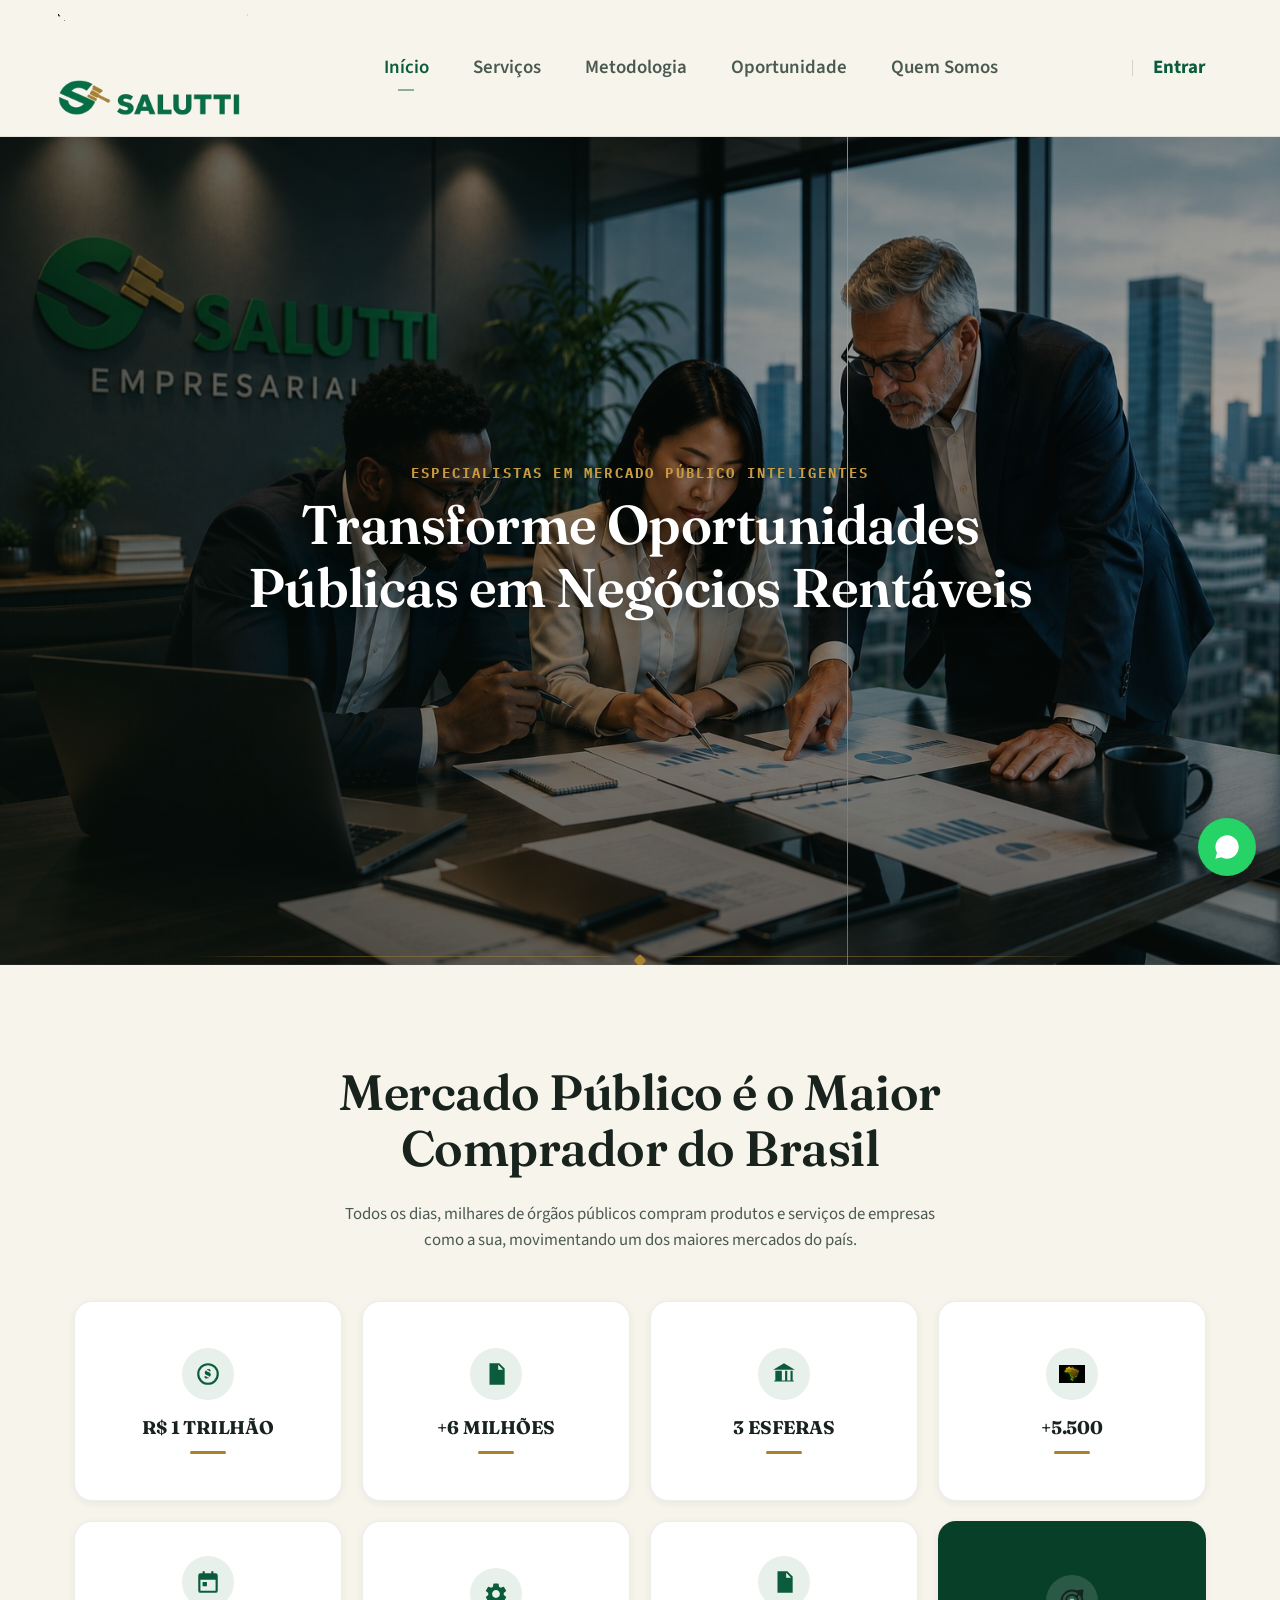
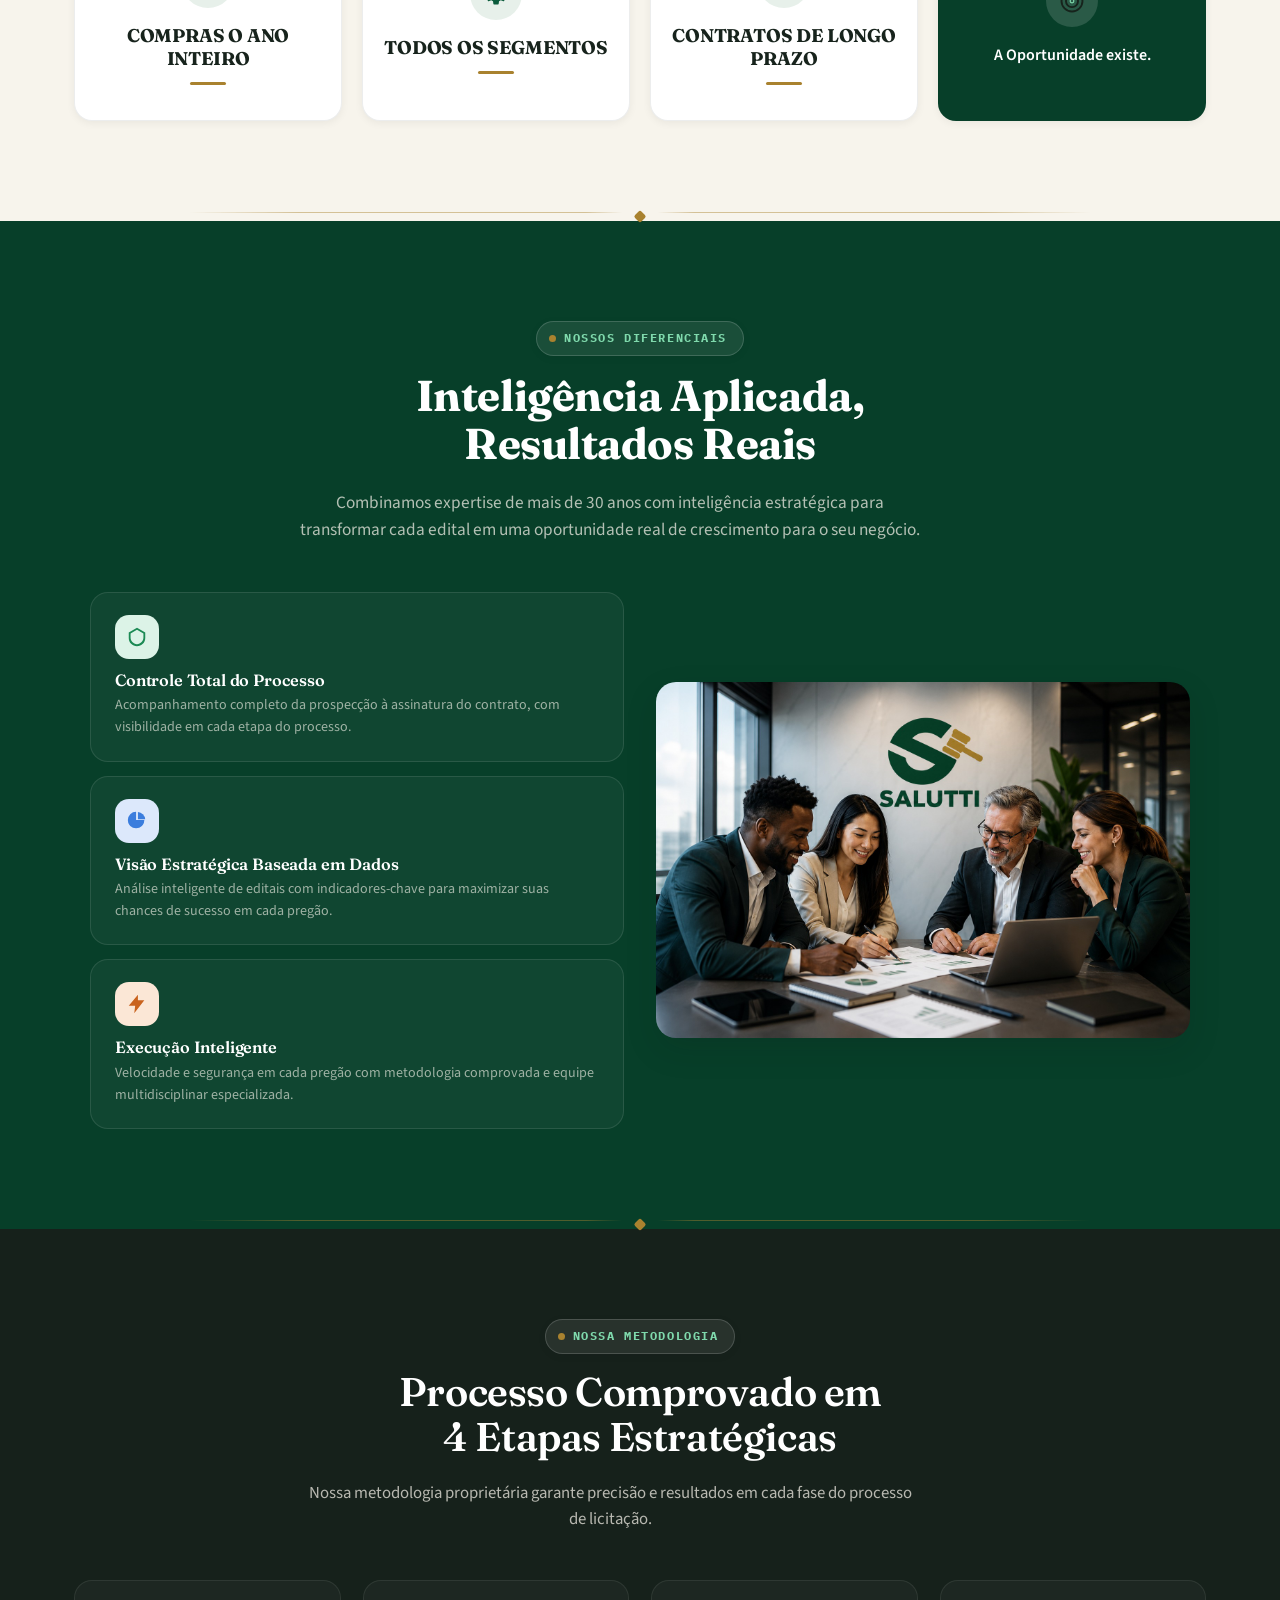
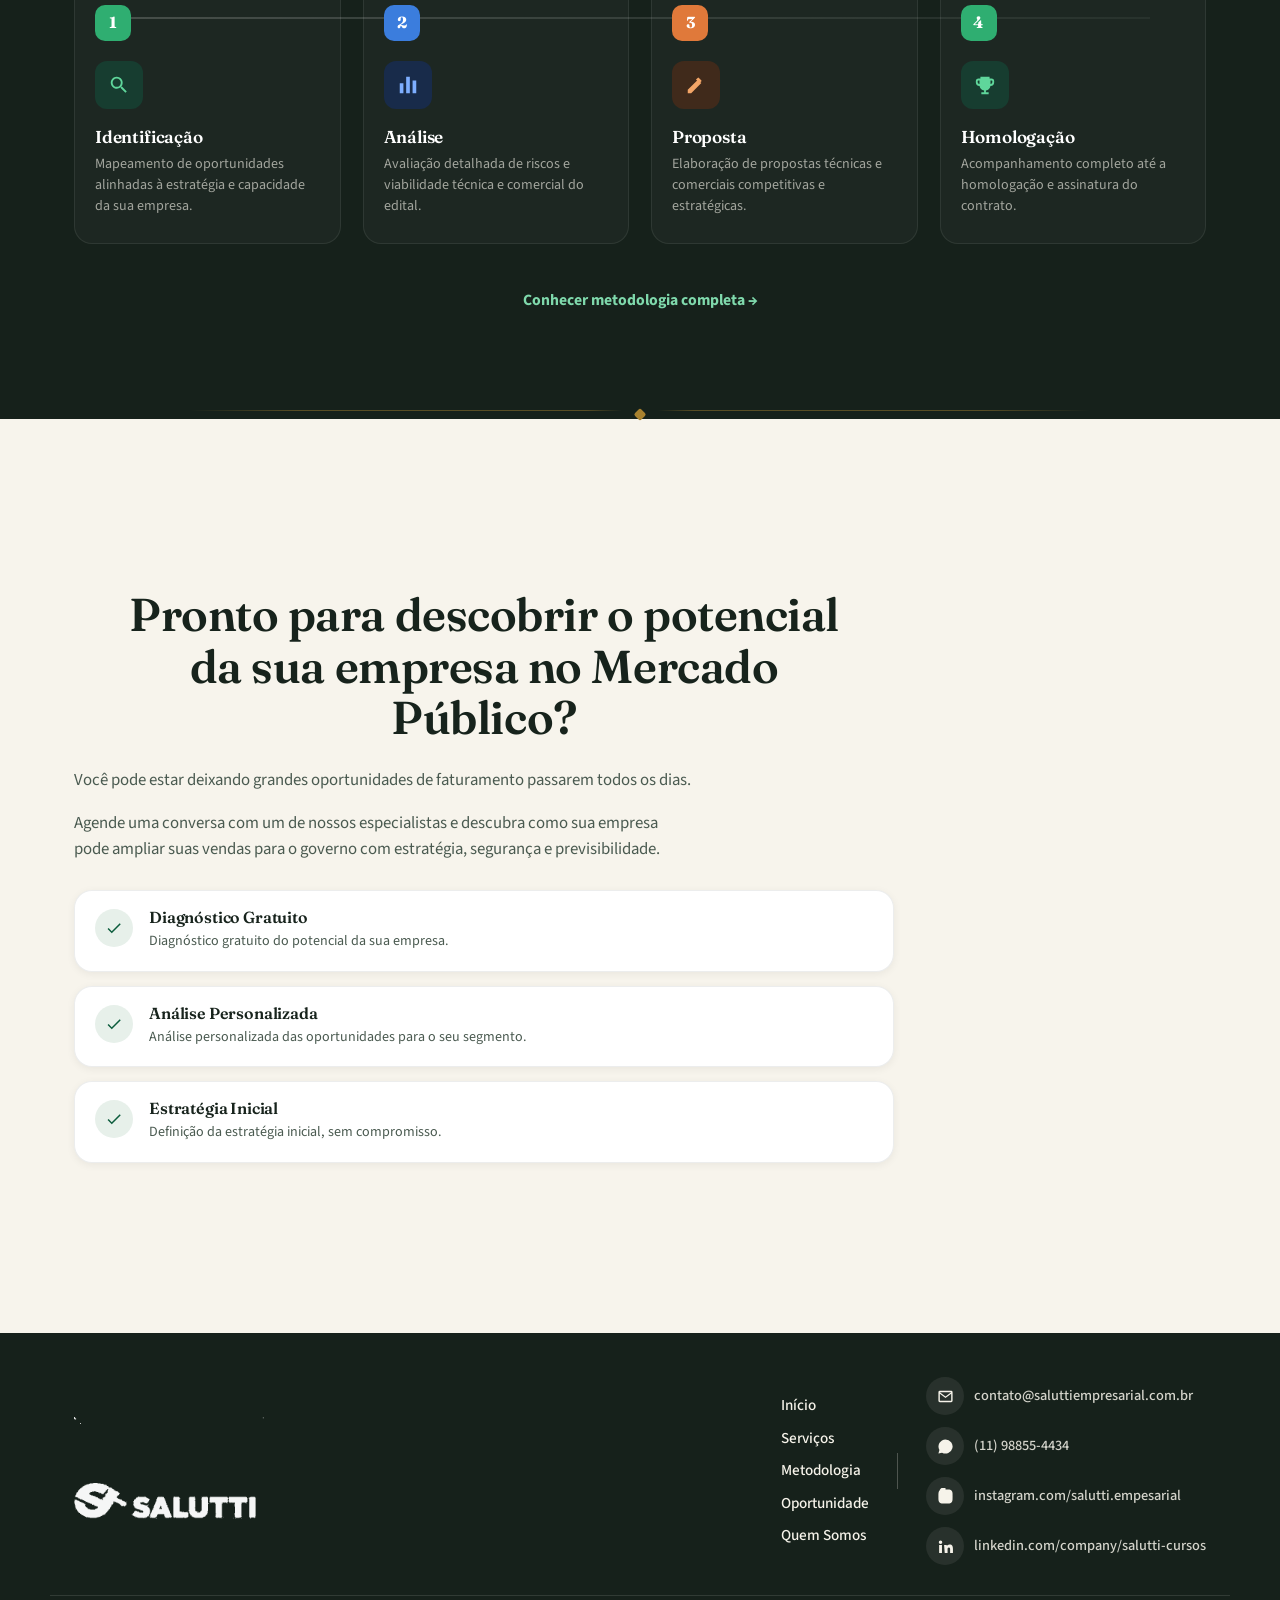
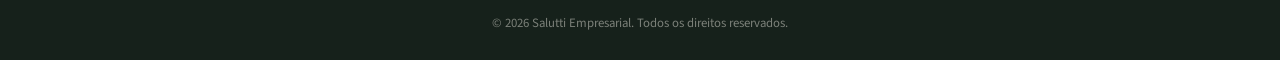
<file: index.html>
<!DOCTYPE html>
<html lang="pt-BR">
<head>
<meta charset="UTF-8">
<meta name="viewport" content="width=device-width, initial-scale=1.0">
<title>Salutti Empresarial | Consultoria em Licitações Públicas</title>
<meta name="description" content="Consultoria especializada em licitações públicas municipais, estaduais e federais. Transforme licitações públicas em negócios rentáveis.">
<meta name="keywords" content="licitações públicas, consultoria em licitações, pregão eletrônico, compras governamentais, mercado público, edital, Salutti Empresarial">
<meta name="author" content="Salutti Empresarial">
<link rel="canonical" href="https://www.saluttiempresarial.com.br/">

<!-- Open Graph -->
<meta property="og:type" content="website">
<meta property="og:site_name" content="Salutti Empresarial">
<meta property="og:title" content="Salutti Empresarial | Consultoria em Licitações Públicas">
<meta property="og:description" content="Consultoria especializada em licitações públicas municipais, estaduais e federais. Transforme licitações públicas em negócios rentáveis.">
<meta property="og:image" content="./assets/hero.jpg">
<meta property="og:locale" content="pt_BR">

<!-- Twitter -->
<meta name="twitter:card" content="summary_large_image">
<meta name="twitter:title" content="Salutti Empresarial | Consultoria em Licitações Públicas">
<meta name="twitter:description" content="Consultoria especializada em licitações públicas municipais, estaduais e federais. Transforme licitações públicas em negócios rentáveis.">
<meta name="twitter:image" content="./assets/hero.jpg">

<link rel="icon" type="image/png" href="./assets/logo.png">
<link rel="apple-touch-icon" href="./assets/logo.png">

<link rel="preconnect" href="https://fonts.googleapis.com">
<link rel="preconnect" href="https://fonts.gstatic.com" crossorigin>
<link href="https://fonts.googleapis.com/css2?family=Fraunces:opsz,wght@9..144,400;9..144,500;9..144,600;9..144,700&family=IBM+Plex+Mono:wght@400;500;600&family=Source+Sans+3:wght@400;500;600;700&display=swap" rel="stylesheet">

<link rel="stylesheet" href="./styles.css">
</head>
<body>

<!-- ============ SKIP LINK ============ -->
<a class="skip-link" href="#conteudo">Pular para o conteúdo</a>

<!-- ============ HEADER / NAV ============ -->
<header class="site-header" id="topo">
  <div class="wrap header-inner">
    <a href="index.html" class="brand" aria-label="Salutti Empresarial, página inicial">
      <img src="./assets/logo-wide.png" alt="Salutti Empresarial" class="brand-mark">
    </a>

    <nav class="main-nav" id="mainNav" aria-label="Navegação principal">
      <a href="index.html" class="is-active" aria-current="page">Início</a>
      <a href="servicos.html">Serviços</a>
      <a href="servicos.html#metodologia">Metodologia</a>
      <a href="index.html#numeros">Oportunidade</a>
      <a href="sobre.html">Quem Somos</a>
    </nav>

    <div class="header-cta">
      <span class="header-auth-sep" aria-hidden="true"></span>
      <a class="header-auth-link" href="contato.html">Entrar</a>
    </div>

    <button class="nav-toggle" id="navToggle" aria-expanded="false" aria-controls="mainNav" aria-label="Abrir menu">
      <span></span><span></span><span></span>
    </button>
  </div>
</header>

<main id="conteudo">

  <!-- ============ 1. HERO ============ -->
  <section class="hero" aria-label="Abertura">
    <div class="hero-media">
      <img src="./assets/hero.jpg" alt="Equipe da Salutti Empresarial reunida em sala de reuniões analisando dados de licitações" loading="eager">
      <div class="hero-scrim"></div>
    </div>

    <div class="wrap hero-inner hero-inner-centered">
      <div class="hero-copy hero-copy-centered">
        <span class="hero-kicker">Especialistas em Mercado Público Inteligentes</span>
        <h1 class="home-hero-title">Transforme Oportunidades Públicas em Negócios Rentáveis</h1>
      </div>
    </div>
  </section>

  <!-- ============ 2. O MERCADO PÚBLICO EM NÚMEROS ============ -->
  <section class="section infografico-section" id="numeros" aria-label="Mercado público é o maior comprador do Brasil">
    <div class="wrap">
      <div class="section-head section-head-center reveal">
        <h2>Mercado Público é o Maior Comprador do Brasil</h2>
        <p class="section-sub">Todos os dias, milhares de órgãos públicos compram produtos e serviços de empresas como a sua, movimentando um dos maiores mercados do país.</p>
      </div>
      <div class="infografico-grid reveal">
        <div class="flip-card">
          <div class="flip-card-inner">
            <div class="flip-card-front">
              <span class="infografico-ico" aria-hidden="true"><svg viewBox="0 0 24 24"><path d="M12 2a10 10 0 1 0 0 20 10 10 0 0 0 0-20Zm0 2a8 8 0 1 1 0 16 8 8 0 0 1 0-16Zm.9 3.5h-1.8v1.1c-1.2.25-2.1 1.1-2.1 2.3 0 1.4 1.15 2 2.6 2.4 1.2.3 1.5.6 1.5 1.05 0 .4-.4.75-1.15.75-.95 0-1.35-.45-1.4-1.05H8.6c.05 1.3.95 2.05 2.1 2.3V16h1.8v-1.1c1.2-.25 2.1-1.05 2.1-2.35 0-1.55-1.3-2.1-2.6-2.45-1.2-.3-1.5-.55-1.5-1 0-.4.35-.7 1.05-.7.75 0 1.1.35 1.15.95h1.75c-.05-1.15-.85-1.85-1.9-2.1Z"/></svg></span>
              <h3 class="infografico-num">R$ 1 TRILHÃO</h3>
              <span class="infografico-divider"></span>
            </div>
            <div class="flip-card-back">
              <p>Movimentados em compras públicas todos os anos.</p>
            </div>
          </div>
        </div>
        <div class="flip-card">
          <div class="flip-card-inner">
            <div class="flip-card-front">
              <span class="infografico-ico" aria-hidden="true"><svg viewBox="0 0 24 24"><path d="M6 2h9l5 5v15H6Zm8 1.5V8h4.5ZM8 12h8v2H8Zm0 4h8v2H8Zm0-8h4v2H8Z"/></svg></span>
              <h3 class="infografico-num">+6 MILHÕES</h3>
              <span class="infografico-divider"></span>
            </div>
            <div class="flip-card-back">
              <p>Licitações realizadas anualmente.</p>
            </div>
          </div>
        </div>
        <div class="flip-card">
          <div class="flip-card-inner">
            <div class="flip-card-front">
              <span class="infografico-ico" aria-hidden="true"><svg viewBox="0 0 24 24"><path d="M12 2 2 8h20Zm-8 7v9H3v1h18v-1h-1V9h-2v9h-3V9h-2v9h-3V9Z"/></svg></span>
              <h3 class="infografico-num">3 ESFERAS</h3>
              <span class="infografico-divider"></span>
            </div>
            <div class="flip-card-back">
              <p>Federal • Estadual • Municipal.</p>
            </div>
          </div>
        </div>
        <div class="flip-card">
          <div class="flip-card-inner">
            <div class="flip-card-front">
              <span class="infografico-ico infografico-ico-map" aria-hidden="true"><img src="assets/mapa-brasil.png" alt=""></span>
              <h3 class="infografico-num">+5.500</h3>
              <span class="infografico-divider"></span>
            </div>
            <div class="flip-card-back">
              <p>Municípios brasileiros realizando compras públicas.</p>
            </div>
          </div>
        </div>
        <div class="flip-card">
          <div class="flip-card-inner">
            <div class="flip-card-front">
              <span class="infografico-ico" aria-hidden="true"><svg viewBox="0 0 24 24"><path d="M7 2v2H5a2 2 0 0 0-2 2v14a2 2 0 0 0 2 2h14a2 2 0 0 0 2-2V6a2 2 0 0 0-2-2h-2V2h-2v2H9V2Zm12 8v10H5V10ZM7 12h4v4H7Z"/></svg></span>
              <h3 class="infografico-num">COMPRAS O ANO INTEIRO</h3>
              <span class="infografico-divider"></span>
            </div>
            <div class="flip-card-back">
              <p>A demanda do Governo é contínua e ocorre em todo o Brasil.</p>
            </div>
          </div>
        </div>
        <div class="flip-card">
          <div class="flip-card-inner">
            <div class="flip-card-front">
              <span class="infografico-ico" aria-hidden="true"><svg viewBox="0 0 24 24"><path d="M19.14 12.94c.04-.3.06-.61.06-.94 0-.32-.02-.64-.07-.94l2.03-1.58a.5.5 0 0 0 .12-.61l-1.92-3.32a.5.5 0 0 0-.59-.22l-2.39.96c-.5-.38-1.03-.7-1.62-.94l-.36-2.54a.5.5 0 0 0-.5-.42h-3.84a.5.5 0 0 0-.5.42l-.36 2.54c-.59.24-1.13.57-1.62.94l-2.39-.96a.5.5 0 0 0-.59.22L2.74 8.87a.5.5 0 0 0 .12.61l2.03 1.58c-.05.3-.09.63-.09.94s.02.64.07.94l-2.03 1.58a.5.5 0 0 0-.12.61l1.92 3.32c.12.22.37.29.59.22l2.39-.96c.5.38 1.03.7 1.62.94l.36 2.54c.05.24.25.42.5.42h3.84c.25 0 .46-.18.5-.42l.36-2.54c.59-.24 1.13-.56 1.62-.94l2.39.96c.22.08.47 0 .59-.22l1.92-3.32a.5.5 0 0 0-.12-.61l-2.01-1.58zM12 15.6c-1.98 0-3.6-1.62-3.6-3.6s1.62-3.6 3.6-3.6 3.6 1.62 3.6 3.6-1.62 3.6-3.6 3.6z"/></svg></span>
              <h3 class="infografico-num">TODOS OS SEGMENTOS</h3>
              <span class="infografico-divider"></span>
            </div>
            <div class="flip-card-back">
              <p>Comércio, indústria, serviços e tecnologia.</p>
            </div>
          </div>
        </div>
        <div class="flip-card">
          <div class="flip-card-inner">
            <div class="flip-card-front">
              <span class="infografico-ico" aria-hidden="true"><svg viewBox="0 0 24 24"><path d="M6 2h9l5 5v15H6Zm8 1.5V8h4.5ZM8 12h8v1.5H8Zm0 3h8v1.5H8Zm0-6h4v1.5H8Zm9.6 7.1 1.1 1.1-3.4 3.4-1.7-1.7 1.1-1.1.6.6Z"/></svg></span>
              <h3 class="infografico-num">CONTRATOS DE LONGO PRAZO</h3>
              <span class="infografico-divider"></span>
            </div>
            <div class="flip-card-back">
              <p>Fornecimentos recorrentes por meses ou anos.</p>
            </div>
          </div>
        </div>
        <div class="flip-card">
          <div class="flip-card-inner flip-card-inner-green">
            <div class="flip-card-front flip-card-front-green">
              <span class="infografico-ico infografico-ico-target" aria-hidden="true">
                <svg viewBox="0 0 24 24"><circle cx="12" cy="12" r="9" fill="none" stroke="currentColor" stroke-width="1.6"/><circle cx="12" cy="12" r="5.2" fill="none" stroke="currentColor" stroke-width="1.6"/><circle cx="12" cy="12" r="1.6"/><path d="M21 3 15.5 8.5M21 3l-4.5.5M21 3l-.5 4.5" stroke="currentColor" stroke-width="1.6" fill="none" stroke-linecap="round" stroke-linejoin="round"/></svg>
              </span>
              <p class="infografico-highlight-text">A Oportunidade existe.</p>
            </div>
            <div class="flip-card-back flip-card-back-green">
              <p class="infografico-highlight-text">A Diferença está em quem sabe acessá-la.</p>
            </div>
          </div>
        </div>
      </div>
    </div>
  </section>

  <!-- ============ 3. NOSSOS DIFERENCIAIS ============ -->
  <section class="section mvv-dark-section" aria-label="Nossos diferenciais">
    <div class="wrap">
      <div class="diferenciais-block reveal">
        <div class="section-head section-head-center">
          <p class="eyebrow eyebrow-dark"><span class="eyebrow-dot"></span>Nossos Diferenciais</p>
          <h2 class="mvv-dark-title">Inteligência Aplicada, Resultados Reais</h2>
          <p class="section-sub section-sub-dark" style="font-size:1.08rem;">Combinamos expertise de mais de 30 anos com inteligência estratégica para transformar cada edital em uma oportunidade real de crescimento para o seu negócio.</p>
        </div>

        <div class="mvv-split">
          <div class="mvv-grid-dark">
            <article class="mvv-card mvv-card-dark">
              <span class="mvv-ico mvv-ico-green" aria-hidden="true"><svg viewBox="0 0 24 24"><path d="M12 2 3 7v6c0 5 4 9 9 9s9-4 9-9V7Zm0 2.2 7 3.9v4.4c0 3.6-2.9 6.8-7 7.5-4.1-.7-7-3.9-7-7.5V8.1Z"/></svg></span>
              <h3>Controle Total do Processo</h3>
              <p>Acompanhamento completo da prospecção à assinatura do contrato, com visibilidade em cada etapa do processo.</p>
            </article>
            <article class="mvv-card mvv-card-dark">
              <span class="mvv-ico mvv-ico-blue" aria-hidden="true"><svg viewBox="0 0 24 24"><path d="M11 2a9 9 0 1 0 9 9h-9Z"/><path d="M13 2.05A9 9 0 0 1 20.95 10H13Z"/></svg></span>
              <h3>Visão Estratégica Baseada em Dados</h3>
              <p>Análise inteligente de editais com indicadores-chave para maximizar suas chances de sucesso em cada pregão.</p>
            </article>
            <article class="mvv-card mvv-card-dark">
              <span class="mvv-ico mvv-ico-orange" aria-hidden="true"><svg viewBox="0 0 24 24"><path d="M13 2 3 14h7l-1 8 11-14h-7Z"/></svg></span>
              <h3>Execução Inteligente</h3>
              <p>Velocidade e segurança em cada pregão com metodologia comprovada e equipe multidisciplinar especializada.</p>
            </article>
          </div>

          <figure class="photo-interactive diferenciais-photo mvv-photo-col">
            <img src="./assets/equipe-experiencia.jpg" alt="Equipe da Salutti Empresarial analisando dados de licitações" loading="lazy">
          </figure>
        </div>
      </div>
    </div>
  </section>

  <!-- ============ 5. NOSSA METODOLOGIA ============ -->
  <section class="metodologia-dark" aria-label="Nossa metodologia">
    <div class="wrap">
      <div class="section-head-center reveal">
        <p class="eyebrow eyebrow-dark"><span class="eyebrow-dot"></span>Nossa Metodologia</p>
        <h2 class="metodologia-title">Processo Comprovado em<br>4 Etapas Estratégicas</h2>
        <p class="section-sub section-sub-dark">Nossa metodologia proprietária garante precisão e resultados em cada fase do processo de licitação.</p>
      </div>

      <div class="metodologia-grid reveal">
        <article class="metodologia-card">
          <span class="metodologia-num metodologia-num-green">1</span>
          <span class="metodologia-ico metodologia-ico-green" aria-hidden="true"><svg viewBox="0 0 24 24"><path d="M15.5 14h-.79l-.28-.27a6.5 6.5 0 1 0-.7.7l.27.28v.79l5 5L20.49 19l-5-5Zm-6 0A4.5 4.5 0 1 1 14 9.5 4.5 4.5 0 0 1 9.5 14Z"/></svg></span>
          <h3>Identificação</h3>
          <p>Mapeamento de oportunidades alinhadas à estratégia e capacidade da sua empresa.</p>
        </article>
        <article class="metodologia-card">
          <span class="metodologia-num metodologia-num-blue">2</span>
          <span class="metodologia-ico metodologia-ico-blue" aria-hidden="true"><svg viewBox="0 0 24 24"><path d="M3 21V10h4v11Zm7 0V3h4v18Zm7 0V7h4v14Z"/></svg></span>
          <h3>Análise</h3>
          <p>Avaliação detalhada de riscos e viabilidade técnica e comercial do edital.</p>
        </article>
        <article class="metodologia-card">
          <span class="metodologia-num metodologia-num-orange">3</span>
          <span class="metodologia-ico metodologia-ico-orange" aria-hidden="true"><svg viewBox="0 0 24 24"><path d="M3 17.25V21h3.75L17.81 9.94l-3.75-3.75Zm14.71-9.04a1 1 0 0 0 0-1.41l-2.5-2.5a1 1 0 0 0-1.41 0l-1.83 1.83 3.75 3.75Z"/></svg></span>
          <h3>Proposta</h3>
          <p>Elaboração de propostas técnicas e comerciais competitivas e estratégicas.</p>
        </article>
        <article class="metodologia-card">
          <span class="metodologia-num metodologia-num-green">4</span>
          <span class="metodologia-ico metodologia-ico-green" aria-hidden="true"><svg viewBox="0 0 24 24"><path d="M19 5h-2V3H7v2H5a3 3 0 0 0-3 3v1a4 4 0 0 0 4 4h.06A6 6 0 0 0 11 17.9V20H8v2h8v-2h-3v-2.1A6 6 0 0 0 17.94 13H18a4 4 0 0 0 4-4V8a3 3 0 0 0-3-3ZM4 9V8a1 1 0 0 1 1-1h1v3.83A2 2 0 0 1 4 9Zm16 0a2 2 0 0 1-2 1.83V7h1a1 1 0 0 1 1 1Z"/></svg></span>
          <h3>Homologação</h3>
          <p>Acompanhamento completo até a homologação e assinatura do contrato.</p>
        </article>
      </div>

      <p class="metodologia-link reveal">
        <a href="servicos.html#metodologia">Conhecer metodologia completa →</a>
      </p>
    </div>
  </section>
  <!-- ============ 6. PRONTO PARA DESCOBRIR O POTENCIAL DA SUA EMPRESA? ============ -->
  <section class="section" aria-label="Pronto para descobrir o potencial da sua empresa no mercado público">
    <div class="wrap">
      <div class="split-block split-block-full reveal" style="align-items:flex-start;">
        <div class="split-copy">
          <h2 class="cta-diagnostico-title">Pronto para descobrir o potencial da sua empresa no Mercado Público?</h2>
          <p class="section-sub" style="font-size:1.05rem;">Você pode estar deixando grandes oportunidades de faturamento passarem todos os dias.</p>
          <p class="section-sub" style="font-size:1.05rem;">Agende uma conversa com um de nossos especialistas e descubra como sua empresa pode ampliar suas vendas para o governo com estratégia, segurança e previsibilidade.</p>

          <div class="diff-card-list">
            <article class="diff-card">
              <span class="diff-card-ico" aria-hidden="true"><svg viewBox="0 0 24 24"><path d="M9 16.2 4.8 12l-1.4 1.4L9 19 21 7l-1.4-1.4Z"/></svg></span>
              <div>
                <h3>Diagnóstico Gratuito</h3>
                <p>Diagnóstico gratuito do potencial da sua empresa.</p>
              </div>
            </article>
            <article class="diff-card">
              <span class="diff-card-ico" aria-hidden="true"><svg viewBox="0 0 24 24"><path d="M9 16.2 4.8 12l-1.4 1.4L9 19 21 7l-1.4-1.4Z"/></svg></span>
              <div>
                <h3>Análise Personalizada</h3>
                <p>Análise personalizada das oportunidades para o seu segmento.</p>
              </div>
            </article>
            <article class="diff-card">
              <span class="diff-card-ico" aria-hidden="true"><svg viewBox="0 0 24 24"><path d="M9 16.2 4.8 12l-1.4 1.4L9 19 21 7l-1.4-1.4Z"/></svg></span>
              <div>
                <h3>Estratégia Inicial</h3>
                <p>Definição da estratégia inicial, sem compromisso.</p>
              </div>
            </article>
          </div>
        </div>
      </div>
    </div>
  </section>



<!-- ============ FOOTER ============ -->
<footer class="site-footer">
  <div class="wrap footer-inner">
    <a href="index.html" class="footer-logo-link" aria-label="Salutti Empresarial, página inicial">
      <img src="./assets/logo-wide.png" alt="Salutti Empresarial" class="brand-mark-footer">
    </a>

    <div class="footer-links-group">
      <nav class="footer-nav" aria-label="Navegação do rodapé">
        <a href="index.html">Início</a>
        <a href="servicos.html">Serviços</a>
        <a href="servicos.html#metodologia">Metodologia</a>
        <a href="index.html#numeros">Oportunidade</a>
        <a href="sobre.html">Quem Somos</a>
      </nav>

      <span class="footer-divider" aria-hidden="true"></span>

      <div class="footer-social" aria-label="Redes sociais da Salutti">
        <a class="footer-social-link" href="mailto:contato@saluttiempresarial.com.br" aria-label="Enviar e-mail para a Salutti">
          <span class="footer-social-ico"><svg viewBox="0 0 24 24" aria-hidden="true"><path d="M4 4h16a2 2 0 0 1 2 2v12a2 2 0 0 1-2 2H4a2 2 0 0 1-2-2V6a2 2 0 0 1 2-2Zm0 2v.01L12 12l8-5.99V6Zm0 2.24V18h16V8.24l-8 6Z"/></svg></span>
          <span class="footer-social-text">contato@saluttiempresarial.com.br</span>
        </a>
        <a class="footer-social-link" href="https://wa.me/5511988554434" target="_blank" rel="noopener" aria-label="Falar no WhatsApp">
          <span class="footer-social-ico"><svg viewBox="0 0 24 24" aria-hidden="true"><path d="M17.5 14.4c-.3-.1-1.6-.8-1.9-.9-.3-.1-.4-.1-.6.1-.2.3-.7.9-.8 1-.2.2-.3.2-.5.1-.3-.1-1.2-.4-2.2-1.4-.8-.7-1.4-1.6-1.5-1.9-.2-.3 0-.5.1-.6.1-.1.3-.3.4-.5.1-.1.2-.3.2-.4.1-.2 0-.3 0-.4-.1-.1-.6-1.4-.8-1.9-.2-.5-.4-.4-.6-.4h-.5c-.2 0-.4.1-.6.3-.2.3-.8.8-.8 1.9s.8 2.2.9 2.4c.1.2 1.6 2.5 3.9 3.4.5.2 1 .4 1.3.5.5.2 1 .1 1.4.1.4-.1 1.3-.5 1.5-1 .2-.5.2-.9.1-1zM12 2a10 10 0 0 0-8.6 15L2 22l5.1-1.3A10 10 0 1 0 12 2z"/></svg></span>
          <span class="footer-social-text">(11) 98855-4434</span>
        </a>
        <a class="footer-social-link" href="https://www.instagram.com/salutti.empesarial/" target="_blank" rel="noopener" aria-label="Instagram da Salutti">
          <span class="footer-social-ico"><svg viewBox="0 0 24 24" aria-hidden="true"><path d="M12 2c2.7 0 3.06.01 4.12.06 1.06.05 1.79.22 2.43.47.66.26 1.22.6 1.77 1.15.55.55.9 1.11 1.15 1.77.25.64.42 1.37.47 2.43.05 1.06.06 1.42.06 4.12s-.01 3.06-.06 4.12c-.05 1.06-.22 1.79-.47 2.43a4.9 4.9 0 0 1-1.15 1.77 4.9 4.9 0 0 1-1.77 1.15c-.64.25-1.37.42-2.43.47-1.06.05-1.42.06-4.12.06s-3.06-.01-4.12-.06c-1.06-.05-1.79-.22-2.43-.47a4.9 4.9 0 0 1-1.77-1.15 4.9 4.9 0 0 1-1.15-1.77c-.25-.64-.42-1.37-.47-2.43C2.01 15.06 2 14.7 2 12s.01-3.06.06-4.12c.05-1.06.22-1.79.47-2.43.26-.66.6-1.22 1.15-1.77A4.9 4.9 0 0 1 5.45.53c.64-.25 1.37-.42 2.43-.47C8.94.01 9.3 0 12 0Zm0 5a5 5 0 1 1 0 10 5 5 0 0 1 0-10Zm0 2a3 3 0 1 0 0 6 3 3 0 0 0 0-6Zm5.2-3.4a1.2 1.2 0 1 1 0 2.4 1.2 1.2 0 0 1 0-2.4Z"/></svg></span>
          <span class="footer-social-text">instagram.com/salutti.empesarial</span>
        </a>
        <a class="footer-social-link" href="https://www.linkedin.com/company/salutti-cursos/about/" target="_blank" rel="noopener" aria-label="LinkedIn da Salutti">
          <span class="footer-social-ico"><svg viewBox="0 0 24 24" aria-hidden="true"><path d="M4.98 3.5A2.5 2.5 0 1 1 5 8.5a2.5 2.5 0 0 1-.02-5ZM3 9.75h4V21H3ZM10 9.75h3.83v1.54h.05c.53-1 1.85-2.06 3.8-2.06 4.07 0 4.82 2.68 4.82 6.17V21h-4v-4.98c0-1.19-.02-2.72-1.66-2.72-1.66 0-1.92 1.3-1.92 2.63V21h-4Z"/></svg></span>
          <span class="footer-social-text">linkedin.com/company/salutti-cursos</span>
        </a>
      </div>
    </div>
  </div>
  <div class="wrap footer-bottom">
    <span>© <span id="year"></span> Salutti Empresarial. Todos os direitos reservados.</span>
  </div>
</footer>

<a class="fab-whatsapp" href="https://wa.me/5511988554434?text=Ol%C3%A1%2C%20quero%20falar%20com%20a%20Salutti." target="_blank" rel="noopener" aria-label="Falar no WhatsApp">
  <svg viewBox="0 0 24 24" aria-hidden="true"><path d="M17.5 14.4c-.3-.1-1.6-.8-1.9-.9-.3-.1-.4-.1-.6.1-.2.3-.7.9-.8 1-.2.2-.3.2-.5.1-.3-.1-1.2-.4-2.2-1.4-.8-.7-1.4-1.6-1.5-1.9-.2-.3 0-.5.1-.6.1-.1.3-.3.4-.5.1-.1.2-.3.2-.4.1-.2 0-.3 0-.4-.1-.1-.6-1.4-.8-1.9-.2-.5-.4-.4-.6-.4h-.5c-.2 0-.4.1-.6.3-.2.3-.8.8-.8 1.9s.8 2.2.9 2.4c.1.2 1.6 2.5 3.9 3.4.5.2 1 .4 1.3.5.5.2 1 .1 1.4.1.4-.1 1.3-.5 1.5-1 .2-.5.2-.9.1-1zM12 2a10 10 0 0 0-8.6 15L2 22l5.1-1.3A10 10 0 1 0 12 2z"/></svg>
</a>

<script src="./script.js"></script>
</body>
</html>
</file>
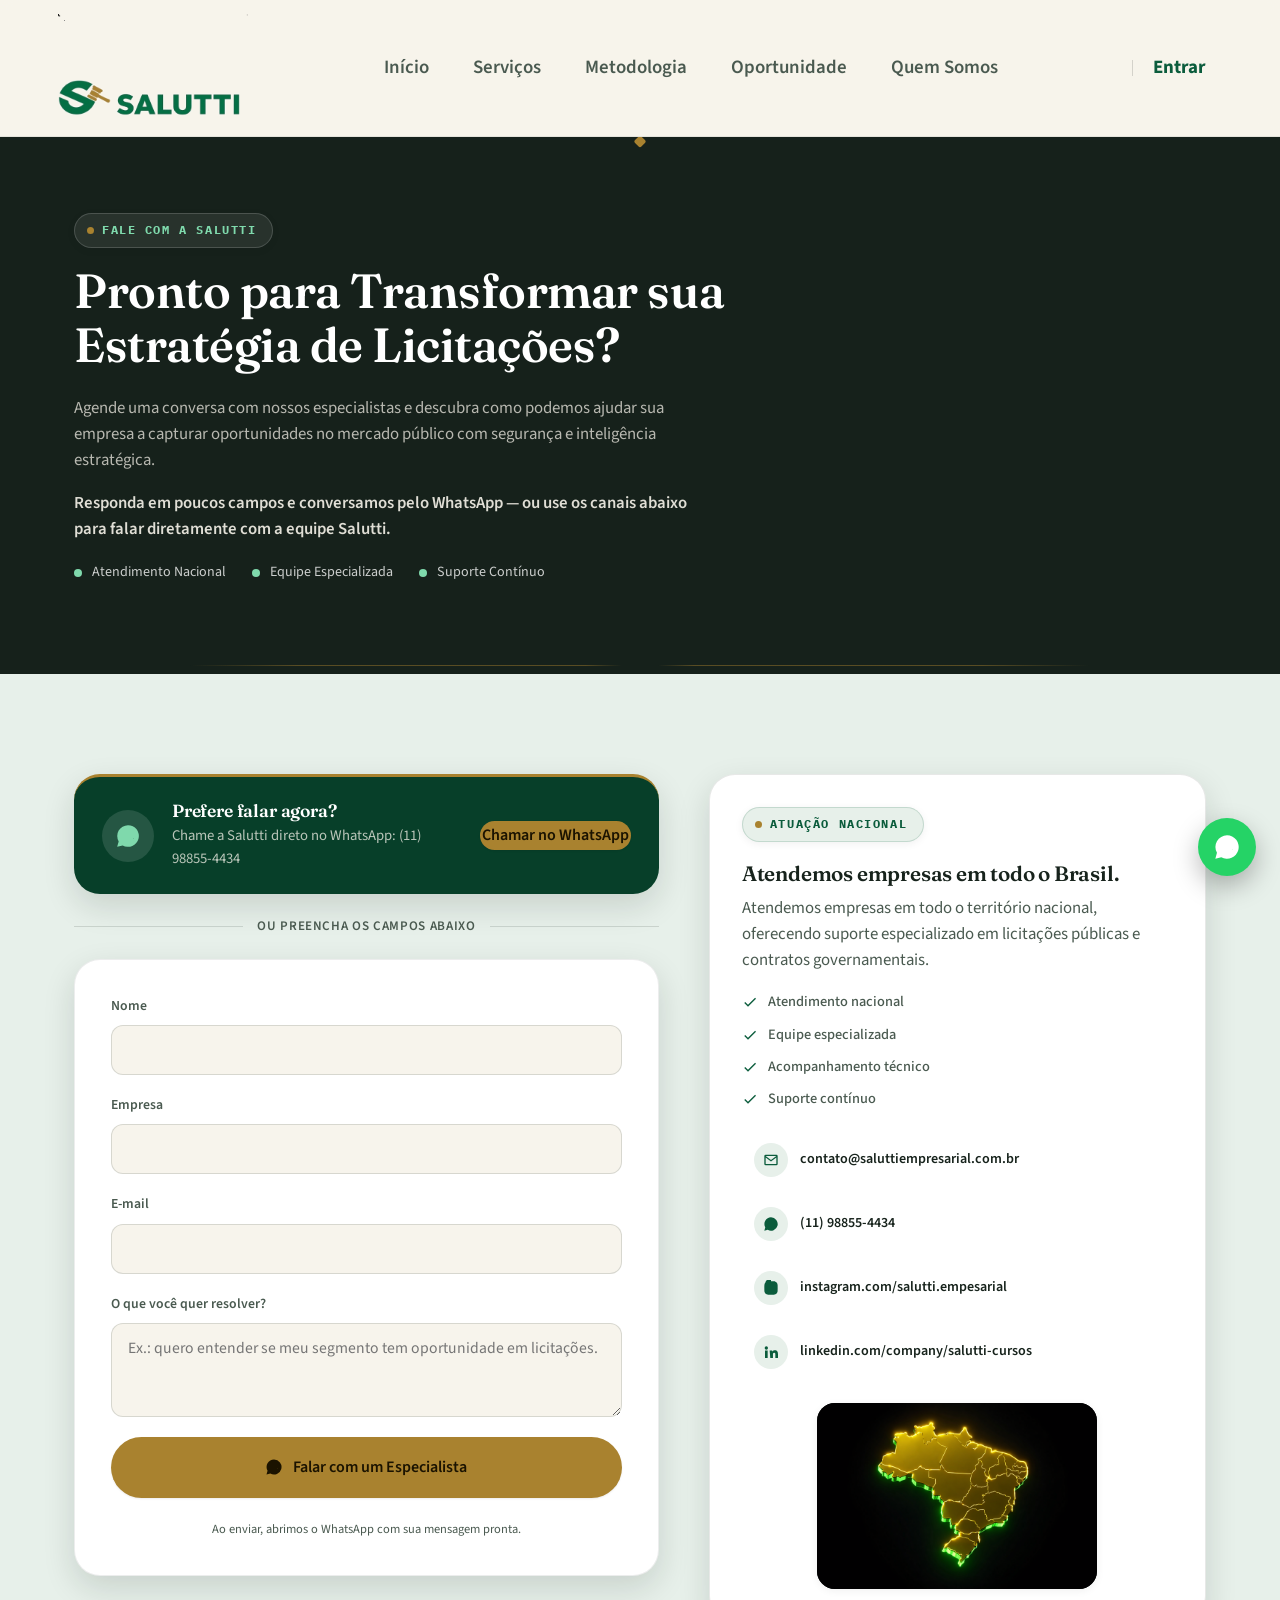
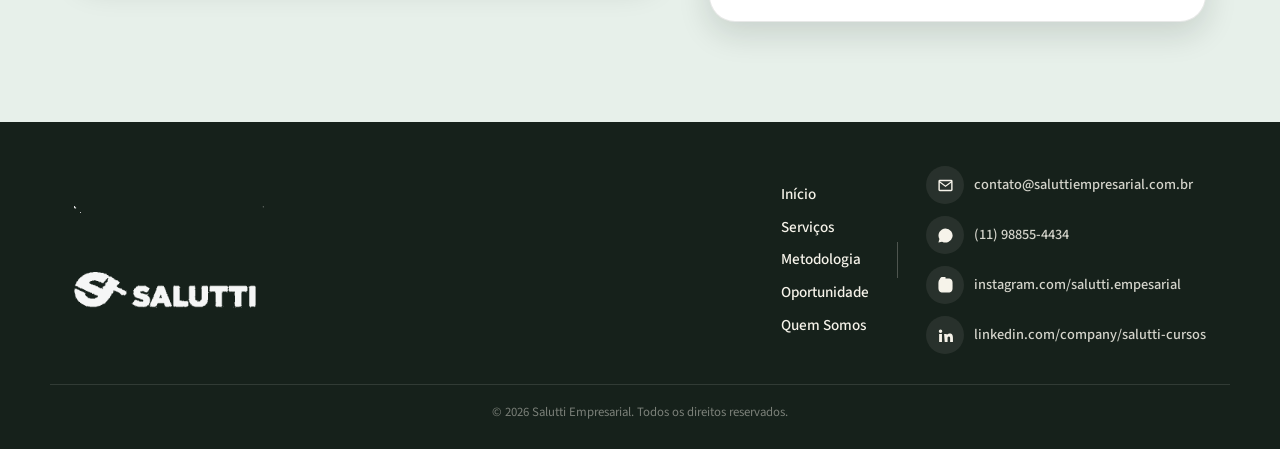
<file: contato.html>
<!DOCTYPE html>
<html lang="pt-BR">
<head>
<meta charset="UTF-8">
<meta name="viewport" content="width=device-width, initial-scale=1.0">
<title>Contato | Salutti Empresarial — Consultoria em Licitações</title>
<meta name="description" content="Fale com a Salutti Empresarial pelo WhatsApp, e-mail ou telefone e descubra as oportunidades de licitações para sua empresa.">
<meta name="keywords" content="licitações públicas, consultoria em licitações, pregão eletrônico, compras governamentais, mercado público, edital, Salutti Empresarial">
<meta name="author" content="Salutti Empresarial">
<link rel="canonical" href="https://www.saluttiempresarial.com.br/contato.html">

<!-- Open Graph -->
<meta property="og:type" content="website">
<meta property="og:site_name" content="Salutti Empresarial">
<meta property="og:title" content="Contato | Salutti Empresarial — Consultoria em Licitações">
<meta property="og:description" content="Fale com a Salutti Empresarial pelo WhatsApp, e-mail ou telefone e descubra as oportunidades de licitações para sua empresa.">
<meta property="og:image" content="./assets/hero.jpg">
<meta property="og:locale" content="pt_BR">

<!-- Twitter -->
<meta name="twitter:card" content="summary_large_image">
<meta name="twitter:title" content="Contato | Salutti Empresarial — Consultoria em Licitações">
<meta name="twitter:description" content="Fale com a Salutti Empresarial pelo WhatsApp, e-mail ou telefone e descubra as oportunidades de licitações para sua empresa.">
<meta name="twitter:image" content="./assets/hero.jpg">

<link rel="icon" type="image/png" href="./assets/logo.png">
<link rel="apple-touch-icon" href="./assets/logo.png">

<link rel="preconnect" href="https://fonts.googleapis.com">
<link rel="preconnect" href="https://fonts.gstatic.com" crossorigin>
<link href="https://fonts.googleapis.com/css2?family=Fraunces:opsz,wght@9..144,400;9..144,500;9..144,600;9..144,700&family=IBM+Plex+Mono:wght@400;500;600&family=Source+Sans+3:wght@400;500;600;700&display=swap" rel="stylesheet">

<link rel="stylesheet" href="./styles.css">
</head>
<body>

<!-- ============ SKIP LINK ============ -->
<a class="skip-link" href="#conteudo">Pular para o conteúdo</a>

<!-- ============ HEADER / NAV ============ -->
<header class="site-header" id="topo">
  <div class="wrap header-inner">
    <a href="index.html" class="brand" aria-label="Salutti Empresarial, página inicial">
      <img src="./assets/logo-wide.png" alt="Salutti Empresarial" class="brand-mark">
    </a>

    <nav class="main-nav" id="mainNav" aria-label="Navegação principal">
      <a href="index.html">Início</a>
      <a href="servicos.html">Serviços</a>
      <a href="servicos.html#metodologia">Metodologia</a>
      <a href="index.html#numeros">Oportunidade</a>
      <a href="sobre.html">Quem Somos</a>
    </nav>

    <div class="header-cta">
      <span class="header-auth-sep" aria-hidden="true"></span>
      <a class="header-auth-link is-active" href="contato.html">Entrar</a>
    </div>

    <button class="nav-toggle" id="navToggle" aria-expanded="false" aria-controls="mainNav" aria-label="Abrir menu">
      <span></span><span></span><span></span>
    </button>
  </div>
</header>

<main id="conteudo">

  <!-- ============ PAGE HERO ============ -->
  <section class="page-hero" aria-label="Contato">
    <div class="wrap">
      <p class="eyebrow eyebrow-dark"><span class="eyebrow-dot"></span>Fale com a Salutti</p>
      <h1>Pronto para Transformar sua Estratégia de Licitações?</h1>
      <p class="section-sub">Agende uma conversa com nossos especialistas e descubra como podemos ajudar sua empresa a capturar oportunidades no mercado público com segurança e inteligência estratégica.</p>
      <p class="section-sub" style="margin-top:10px; font-weight:600; color:rgba(246,243,234,0.9);">Responda em poucos campos e conversamos pelo WhatsApp — ou use os canais abaixo para falar diretamente com a equipe Salutti.</p>
      <ul class="hero-badges" style="margin-top:20px;">
        <li>Atendimento Nacional</li>
        <li>Equipe Especializada</li>
        <li>Suporte Contínuo</li>
      </ul>
    </div>
  </section>

  <!-- ============ CONTATO ============ -->
  <section class="section contact-band" aria-label="Formulário de contato">
    <div class="wrap">
      <div class="contact-grid reveal">
        <div class="contact-left">
          <div class="whatsapp-cta reveal">
            <span class="whatsapp-cta-ico" aria-hidden="true"><svg viewBox="0 0 24 24"><path d="M17.5 14.4c-.3-.1-1.6-.8-1.9-.9-.3-.1-.4-.1-.6.1-.2.3-.7.9-.8 1-.2.2-.3.2-.5.1-.3-.1-1.2-.4-2.2-1.4-.8-.7-1.4-1.6-1.5-1.9-.2-.3 0-.5.1-.6.1-.1.3-.3.4-.5.1-.1.2-.3.2-.4.1-.2 0-.3 0-.4-.1-.1-.6-1.4-.8-1.9-.2-.5-.4-.4-.6-.4h-.5c-.2 0-.4.1-.6.3-.2.3-.8.8-.8 1.9s.8 2.2.9 2.4c.1.2 1.6 2.5 3.9 3.4.5.2 1 .4 1.3.5.5.2 1 .1 1.4.1.4-.1 1.3-.5 1.5-1 .2-.5.2-.9.1-1zM12 2a10 10 0 0 0-8.6 15L2 22l5.1-1.3A10 10 0 1 0 12 2z"/></svg></span>
            <div class="whatsapp-cta-copy">
              <h3>Prefere falar agora?</h3>
              <p>Chame a Salutti direto no WhatsApp: (11) 98855-4434</p>
            </div>
            <a class="btn btn-brass" href="https://wa.me/5511988554434?text=Ol%C3%A1%2C%20quero%20falar%20com%20a%20Salutti." target="_blank" rel="noopener">
              Chamar no WhatsApp
            </a>
          </div>

          <p class="contact-form-divider reveal"><span>ou preencha os campos abaixo</span></p>

          <form class="contact-form" id="contactForm" novalidate>
            <label>
              Nome
              <input type="text" name="nome" id="cf-nome" required autocomplete="name">
            </label>
            <label>
              Empresa
              <input type="text" name="empresa" id="cf-empresa" autocomplete="organization">
            </label>
            <label>
              E-mail
              <input type="email" name="email" id="cf-email" autocomplete="email">
            </label>
            <label>
              O que você quer resolver?
              <textarea name="mensagem" id="cf-mensagem" rows="3" placeholder="Ex.: quero entender se meu segmento tem oportunidade em licitações."></textarea>
            </label>
            <button type="submit" class="btn btn-brass btn-lg btn-block">
              <svg viewBox="0 0 24 24" class="ico" aria-hidden="true"><path d="M17.5 14.4c-.3-.1-1.6-.8-1.9-.9-.3-.1-.4-.1-.6.1-.2.3-.7.9-.8 1-.2.2-.3.2-.5.1-.3-.1-1.2-.4-2.2-1.4-.8-.7-1.4-1.6-1.5-1.9-.2-.3 0-.5.1-.6.1-.1.3-.3.4-.5.1-.1.2-.3.2-.4.1-.2 0-.3 0-.4-.1-.1-.6-1.4-.8-1.9-.2-.5-.4-.4-.6-.4h-.5c-.2 0-.4.1-.6.3-.2.3-.8.8-.8 1.9s.8 2.2.9 2.4c.1.2 1.6 2.5 3.9 3.4.5.2 1 .4 1.3.5.5.2 1 .1 1.4.1.4-.1 1.3-.5 1.5-1 .2-.5.2-.9.1-1zM12 2a10 10 0 0 0-8.6 15L2 22l5.1-1.3A10 10 0 1 0 12 2z"/></svg>
              Falar com um Especialista
            </button>
            <p class="form-hint">Ao enviar, abrimos o WhatsApp com sua mensagem pronta.</p>
          </form>
        </div>

        <div class="contact-map">
          <p class="eyebrow"><span class="eyebrow-dot"></span>Atuação Nacional</p>
          <h3>Atendemos empresas em todo o Brasil.</h3>
          <p class="section-sub" style="margin-bottom:18px;">Atendemos empresas em todo o território nacional, oferecendo suporte especializado em licitações públicas e contratos governamentais.</p>
          <ul class="map-trust-list">
            <li><svg viewBox="0 0 24 24" aria-hidden="true"><path d="M9 16.2 4.8 12l-1.4 1.4L9 19 21 7l-1.4-1.4Z"/></svg>Atendimento nacional</li>
            <li><svg viewBox="0 0 24 24" aria-hidden="true"><path d="M9 16.2 4.8 12l-1.4 1.4L9 19 21 7l-1.4-1.4Z"/></svg>Equipe especializada</li>
            <li><svg viewBox="0 0 24 24" aria-hidden="true"><path d="M9 16.2 4.8 12l-1.4 1.4L9 19 21 7l-1.4-1.4Z"/></svg>Acompanhamento técnico</li>
            <li><svg viewBox="0 0 24 24" aria-hidden="true"><path d="M9 16.2 4.8 12l-1.4 1.4L9 19 21 7l-1.4-1.4Z"/></svg>Suporte contínuo</li>
          </ul>

          <div class="quick-contact-list">
            <a class="quick-contact-item" href="mailto:contato@saluttiempresarial.com.br">
              <span class="quick-contact-ico" aria-hidden="true"><svg viewBox="0 0 24 24"><path d="M4 4h16a2 2 0 0 1 2 2v12a2 2 0 0 1-2 2H4a2 2 0 0 1-2-2V6a2 2 0 0 1 2-2Zm0 2v.01L12 12l8-5.99V6Zm0 2.24V18h16V8.24l-8 6Z"/></svg></span>
              <span>contato@saluttiempresarial.com.br</span>
            </a>
            <a class="quick-contact-item" href="https://wa.me/5511988554434" target="_blank" rel="noopener">
              <span class="quick-contact-ico" aria-hidden="true"><svg viewBox="0 0 24 24"><path d="M17.5 14.4c-.3-.1-1.6-.8-1.9-.9-.3-.1-.4-.1-.6.1-.2.3-.7.9-.8 1-.2.2-.3.2-.5.1-.3-.1-1.2-.4-2.2-1.4-.8-.7-1.4-1.6-1.5-1.9-.2-.3 0-.5.1-.6.1-.1.3-.3.4-.5.1-.1.2-.3.2-.4.1-.2 0-.3 0-.4-.1-.1-.6-1.4-.8-1.9-.2-.5-.4-.4-.6-.4h-.5c-.2 0-.4.1-.6.3-.2.3-.8.8-.8 1.9s.8 2.2.9 2.4c.1.2 1.6 2.5 3.9 3.4.5.2 1 .4 1.3.5.5.2 1 .1 1.4.1.4-.1 1.3-.5 1.5-1 .2-.5.2-.9.1-1zM12 2a10 10 0 0 0-8.6 15L2 22l5.1-1.3A10 10 0 1 0 12 2z"/></svg></span>
              <span>(11) 98855-4434</span>
            </a>
            <a class="quick-contact-item" href="https://www.instagram.com/salutti.empesarial/" target="_blank" rel="noopener">
              <span class="quick-contact-ico" aria-hidden="true"><svg viewBox="0 0 24 24"><path d="M12 2c2.7 0 3.06.01 4.12.06 1.06.05 1.79.22 2.43.47.66.26 1.22.6 1.77 1.15.55.55.9 1.11 1.15 1.77.25.64.42 1.37.47 2.43.05 1.06.06 1.42.06 4.12s-.01 3.06-.06 4.12c-.05 1.06-.22 1.79-.47 2.43a4.9 4.9 0 0 1-1.15 1.77 4.9 4.9 0 0 1-1.77 1.15c-.64.25-1.37.42-2.43.47-1.06.05-1.42.06-4.12.06s-3.06-.01-4.12-.06c-1.06-.05-1.79-.22-2.43-.47a4.9 4.9 0 0 1-1.77-1.15 4.9 4.9 0 0 1-1.15-1.77c-.25-.64-.42-1.37-.47-2.43C2.01 15.06 2 14.7 2 12s.01-3.06.06-4.12c.05-1.06.22-1.79.47-2.43.26-.66.6-1.22 1.15-1.77A4.9 4.9 0 0 1 5.45.53c.64-.25 1.37-.42 2.43-.47C8.94.01 9.3 0 12 0Zm0 5a5 5 0 1 1 0 10 5 5 0 0 1 0-10Zm0 2a3 3 0 1 0 0 6 3 3 0 0 0 0-6Zm5.2-3.4a1.2 1.2 0 1 1 0 2.4 1.2 1.2 0 0 1 0-2.4Z"/></svg></span>
              <span>instagram.com/salutti.empesarial</span>
            </a>
            <a class="quick-contact-item" href="https://www.linkedin.com/company/salutti-cursos/about/" target="_blank" rel="noopener">
              <span class="quick-contact-ico" aria-hidden="true"><svg viewBox="0 0 24 24"><path d="M4.98 3.5A2.5 2.5 0 1 1 5 8.5a2.5 2.5 0 0 1-.02-5ZM3 9.75h4V21H3ZM10 9.75h3.83v1.54h.05c.53-1 1.85-2.06 3.8-2.06 4.07 0 4.82 2.68 4.82 6.17V21h-4v-4.98c0-1.19-.02-2.72-1.66-2.72-1.66 0-1.92 1.3-1.92 2.63V21h-4Z"/></svg></span>
              <span>linkedin.com/company/salutti-cursos</span>
            </a>
          </div>

          <figure class="map-visual map-visual-sm">
            <img src="./assets/mapa-brasil.png" alt="Mapa do Brasil representando a presença e a atuação nacional da Salutti Empresarial">
          </figure>
        </div>
      </div>
    </div>
  </section>

</main>

<!-- ============ FOOTER ============ -->
<footer class="site-footer">
  <div class="wrap footer-inner">
    <a href="index.html" class="footer-logo-link" aria-label="Salutti Empresarial, página inicial">
      <img src="./assets/logo-wide.png" alt="Salutti Empresarial" class="brand-mark-footer">
    </a>

    <div class="footer-links-group">
      <nav class="footer-nav" aria-label="Navegação do rodapé">
        <a href="index.html">Início</a>
        <a href="servicos.html">Serviços</a>
        <a href="servicos.html#metodologia">Metodologia</a>
        <a href="index.html#numeros">Oportunidade</a>
        <a href="sobre.html">Quem Somos</a>
      </nav>

      <span class="footer-divider" aria-hidden="true"></span>

      <div class="footer-social" aria-label="Redes sociais da Salutti">
        <a class="footer-social-link" href="mailto:contato@saluttiempresarial.com.br" aria-label="Enviar e-mail para a Salutti">
          <span class="footer-social-ico"><svg viewBox="0 0 24 24" aria-hidden="true"><path d="M4 4h16a2 2 0 0 1 2 2v12a2 2 0 0 1-2 2H4a2 2 0 0 1-2-2V6a2 2 0 0 1 2-2Zm0 2v.01L12 12l8-5.99V6Zm0 2.24V18h16V8.24l-8 6Z"/></svg></span>
          <span class="footer-social-text">contato@saluttiempresarial.com.br</span>
        </a>
        <a class="footer-social-link" href="https://wa.me/5511988554434" target="_blank" rel="noopener" aria-label="Falar no WhatsApp">
          <span class="footer-social-ico"><svg viewBox="0 0 24 24" aria-hidden="true"><path d="M17.5 14.4c-.3-.1-1.6-.8-1.9-.9-.3-.1-.4-.1-.6.1-.2.3-.7.9-.8 1-.2.2-.3.2-.5.1-.3-.1-1.2-.4-2.2-1.4-.8-.7-1.4-1.6-1.5-1.9-.2-.3 0-.5.1-.6.1-.1.3-.3.4-.5.1-.1.2-.3.2-.4.1-.2 0-.3 0-.4-.1-.1-.6-1.4-.8-1.9-.2-.5-.4-.4-.6-.4h-.5c-.2 0-.4.1-.6.3-.2.3-.8.8-.8 1.9s.8 2.2.9 2.4c.1.2 1.6 2.5 3.9 3.4.5.2 1 .4 1.3.5.5.2 1 .1 1.4.1.4-.1 1.3-.5 1.5-1 .2-.5.2-.9.1-1zM12 2a10 10 0 0 0-8.6 15L2 22l5.1-1.3A10 10 0 1 0 12 2z"/></svg></span>
          <span class="footer-social-text">(11) 98855-4434</span>
        </a>
        <a class="footer-social-link" href="https://www.instagram.com/salutti.empesarial/" target="_blank" rel="noopener" aria-label="Instagram da Salutti">
          <span class="footer-social-ico"><svg viewBox="0 0 24 24" aria-hidden="true"><path d="M12 2c2.7 0 3.06.01 4.12.06 1.06.05 1.79.22 2.43.47.66.26 1.22.6 1.77 1.15.55.55.9 1.11 1.15 1.77.25.64.42 1.37.47 2.43.05 1.06.06 1.42.06 4.12s-.01 3.06-.06 4.12c-.05 1.06-.22 1.79-.47 2.43a4.9 4.9 0 0 1-1.15 1.77 4.9 4.9 0 0 1-1.77 1.15c-.64.25-1.37.42-2.43.47-1.06.05-1.42.06-4.12.06s-3.06-.01-4.12-.06c-1.06-.05-1.79-.22-2.43-.47a4.9 4.9 0 0 1-1.77-1.15 4.9 4.9 0 0 1-1.15-1.77c-.25-.64-.42-1.37-.47-2.43C2.01 15.06 2 14.7 2 12s.01-3.06.06-4.12c.05-1.06.22-1.79.47-2.43.26-.66.6-1.22 1.15-1.77A4.9 4.9 0 0 1 5.45.53c.64-.25 1.37-.42 2.43-.47C8.94.01 9.3 0 12 0Zm0 5a5 5 0 1 1 0 10 5 5 0 0 1 0-10Zm0 2a3 3 0 1 0 0 6 3 3 0 0 0 0-6Zm5.2-3.4a1.2 1.2 0 1 1 0 2.4 1.2 1.2 0 0 1 0-2.4Z"/></svg></span>
          <span class="footer-social-text">instagram.com/salutti.empesarial</span>
        </a>
        <a class="footer-social-link" href="https://www.linkedin.com/company/salutti-cursos/about/" target="_blank" rel="noopener" aria-label="LinkedIn da Salutti">
          <span class="footer-social-ico"><svg viewBox="0 0 24 24" aria-hidden="true"><path d="M4.98 3.5A2.5 2.5 0 1 1 5 8.5a2.5 2.5 0 0 1-.02-5ZM3 9.75h4V21H3ZM10 9.75h3.83v1.54h.05c.53-1 1.85-2.06 3.8-2.06 4.07 0 4.82 2.68 4.82 6.17V21h-4v-4.98c0-1.19-.02-2.72-1.66-2.72-1.66 0-1.92 1.3-1.92 2.63V21h-4Z"/></svg></span>
          <span class="footer-social-text">linkedin.com/company/salutti-cursos</span>
        </a>
      </div>
    </div>
  </div>
  <div class="wrap footer-bottom">
    <span>© <span id="year"></span> Salutti Empresarial. Todos os direitos reservados.</span>
  </div>
</footer>

<a class="fab-whatsapp" href="https://wa.me/5511988554434?text=Ol%C3%A1%2C%20quero%20falar%20com%20a%20Salutti." target="_blank" rel="noopener" aria-label="Falar no WhatsApp">
  <svg viewBox="0 0 24 24" aria-hidden="true"><path d="M17.5 14.4c-.3-.1-1.6-.8-1.9-.9-.3-.1-.4-.1-.6.1-.2.3-.7.9-.8 1-.2.2-.3.2-.5.1-.3-.1-1.2-.4-2.2-1.4-.8-.7-1.4-1.6-1.5-1.9-.2-.3 0-.5.1-.6.1-.1.3-.3.4-.5.1-.1.2-.3.2-.4.1-.2 0-.3 0-.4-.1-.1-.6-1.4-.8-1.9-.2-.5-.4-.4-.6-.4h-.5c-.2 0-.4.1-.6.3-.2.3-.8.8-.8 1.9s.8 2.2.9 2.4c.1.2 1.6 2.5 3.9 3.4.5.2 1 .4 1.3.5.5.2 1 .1 1.4.1.4-.1 1.3-.5 1.5-1 .2-.5.2-.9.1-1zM12 2a10 10 0 0 0-8.6 15L2 22l5.1-1.3A10 10 0 1 0 12 2z"/></svg>
</a>

<script src="./script.js"></script>
</body>
</html>
</file>
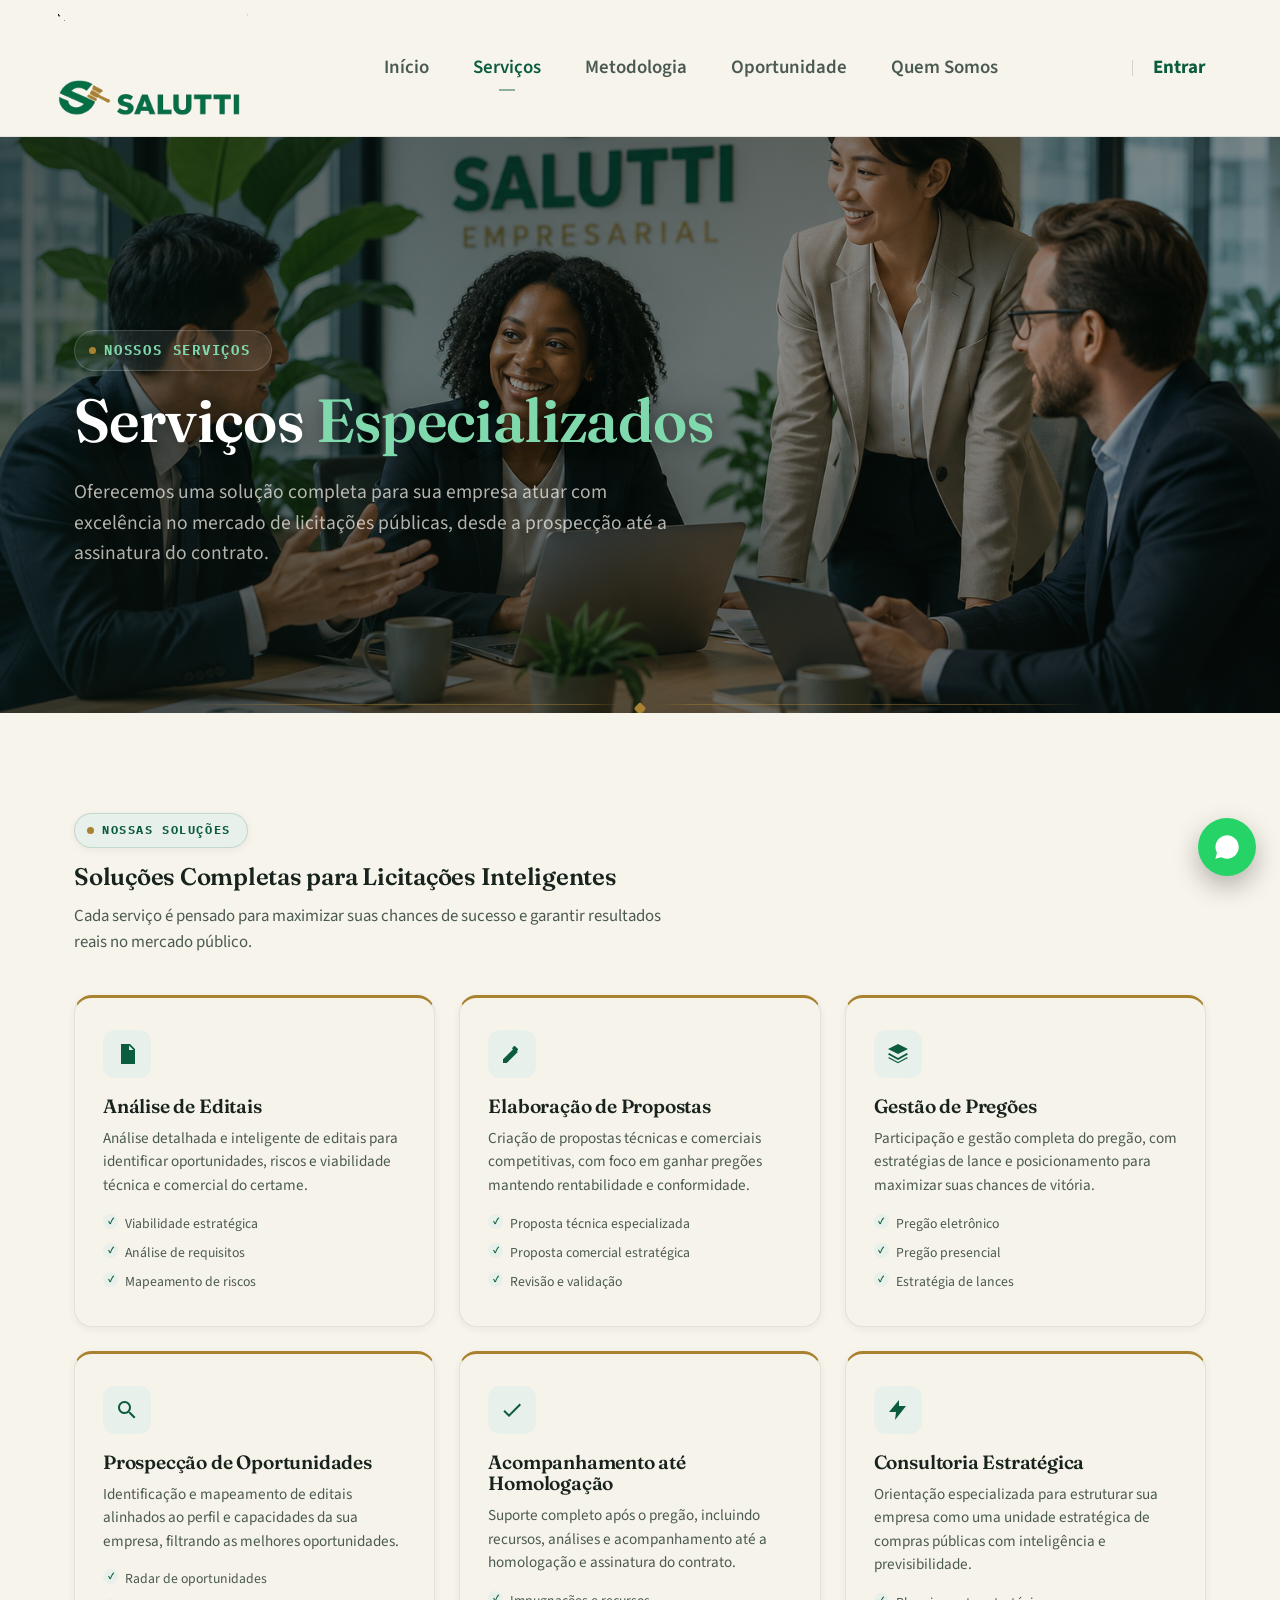
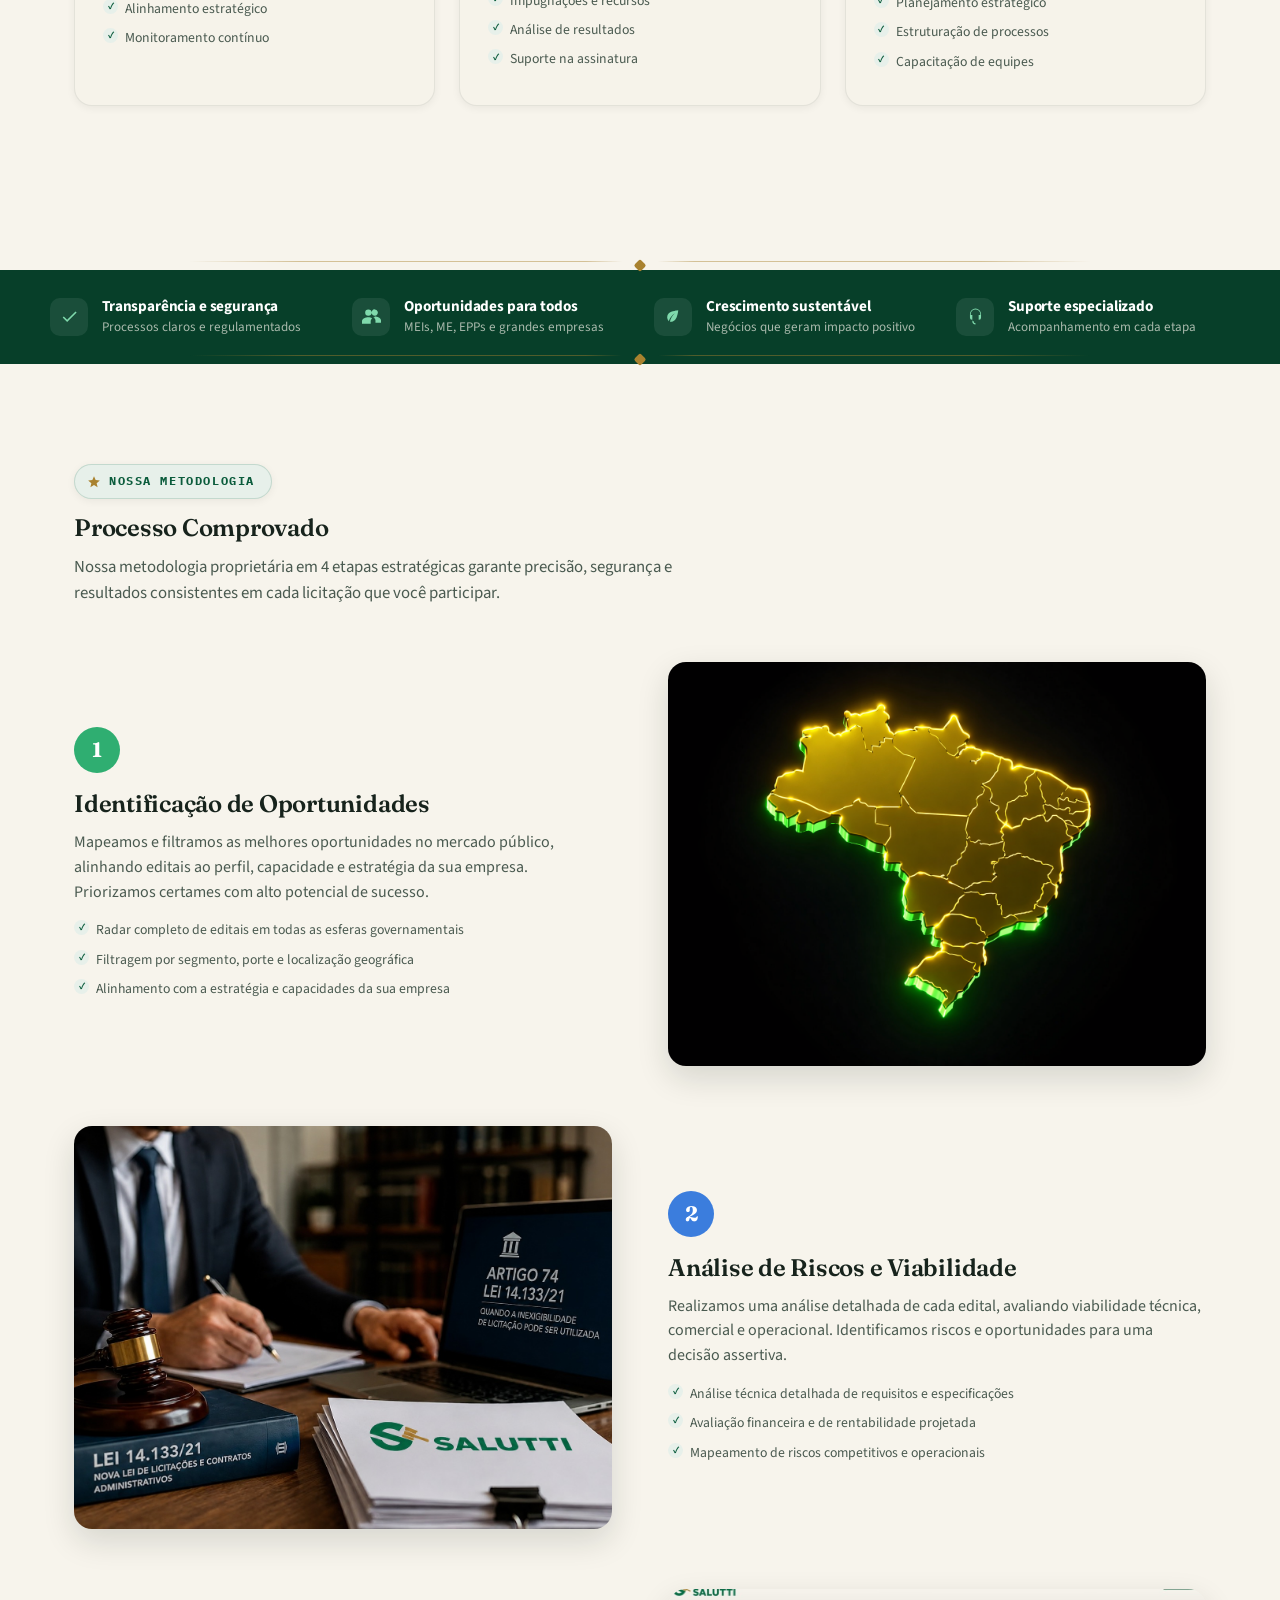
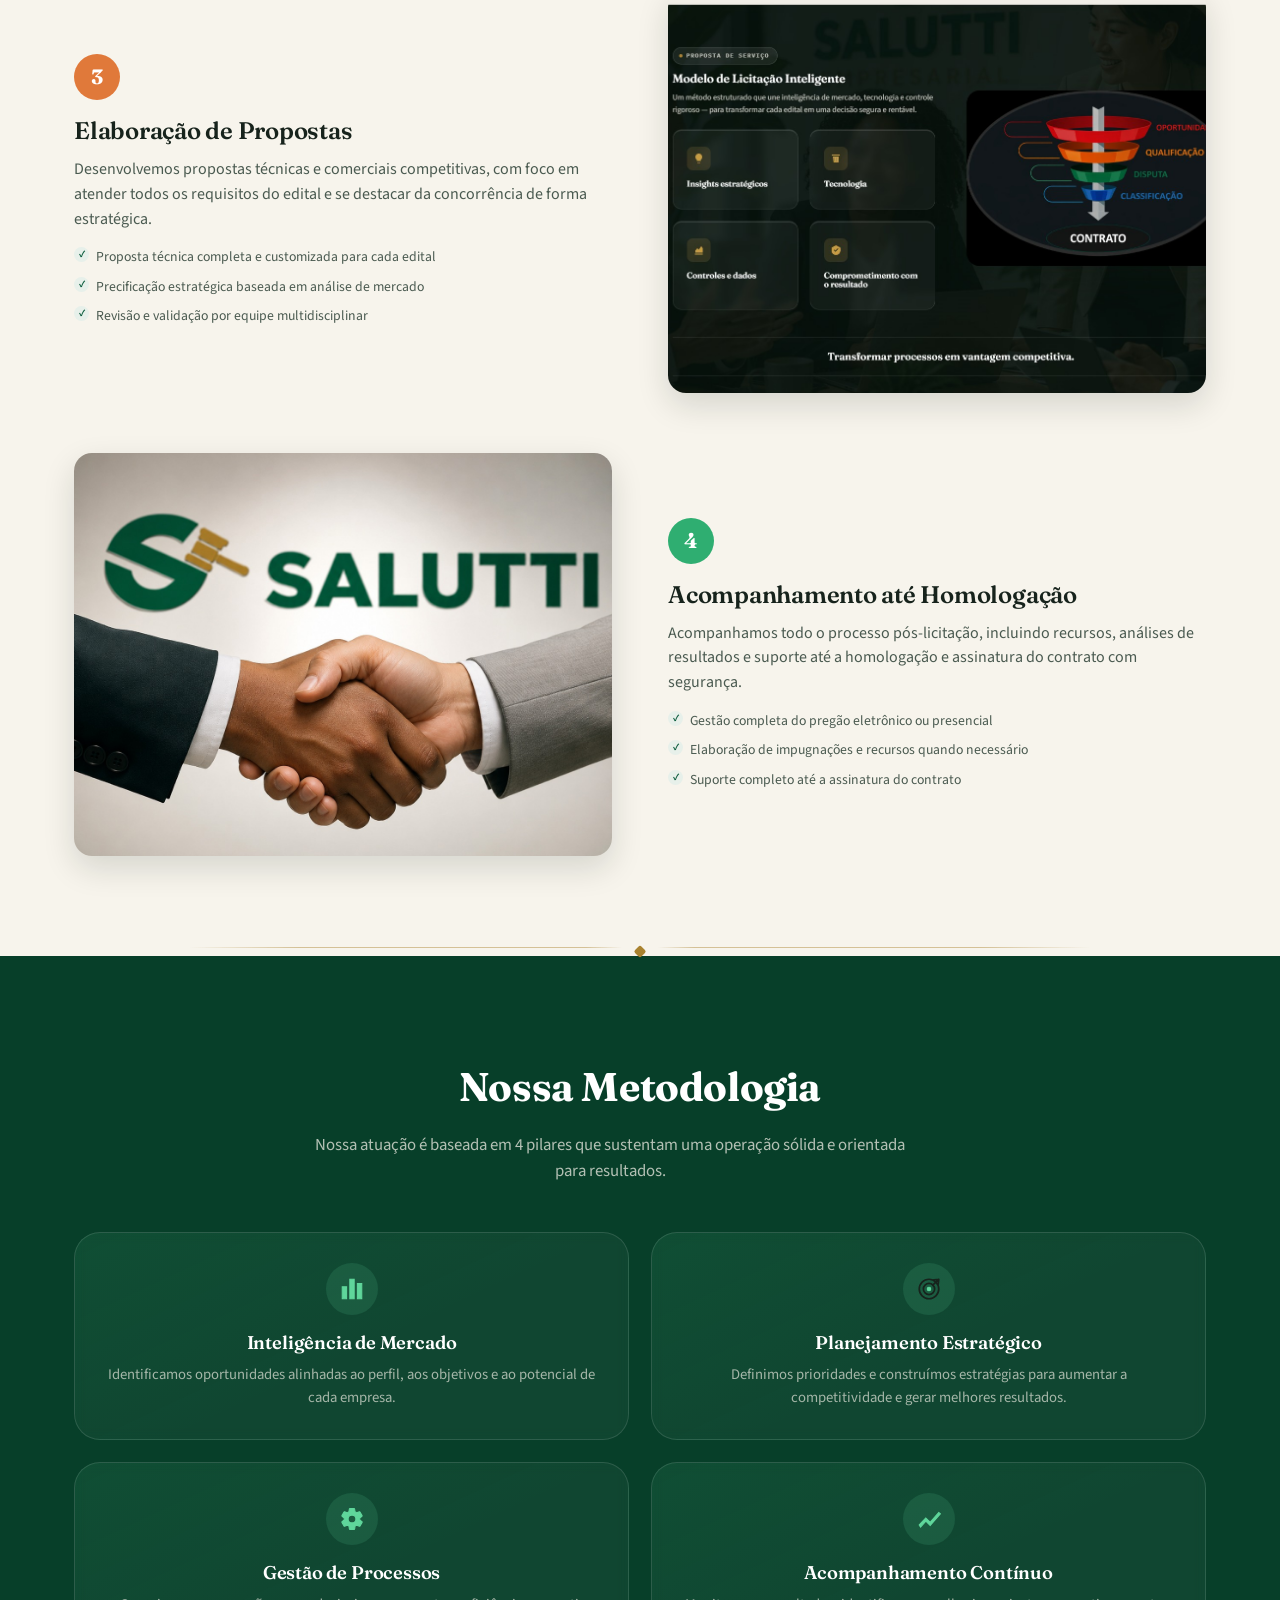
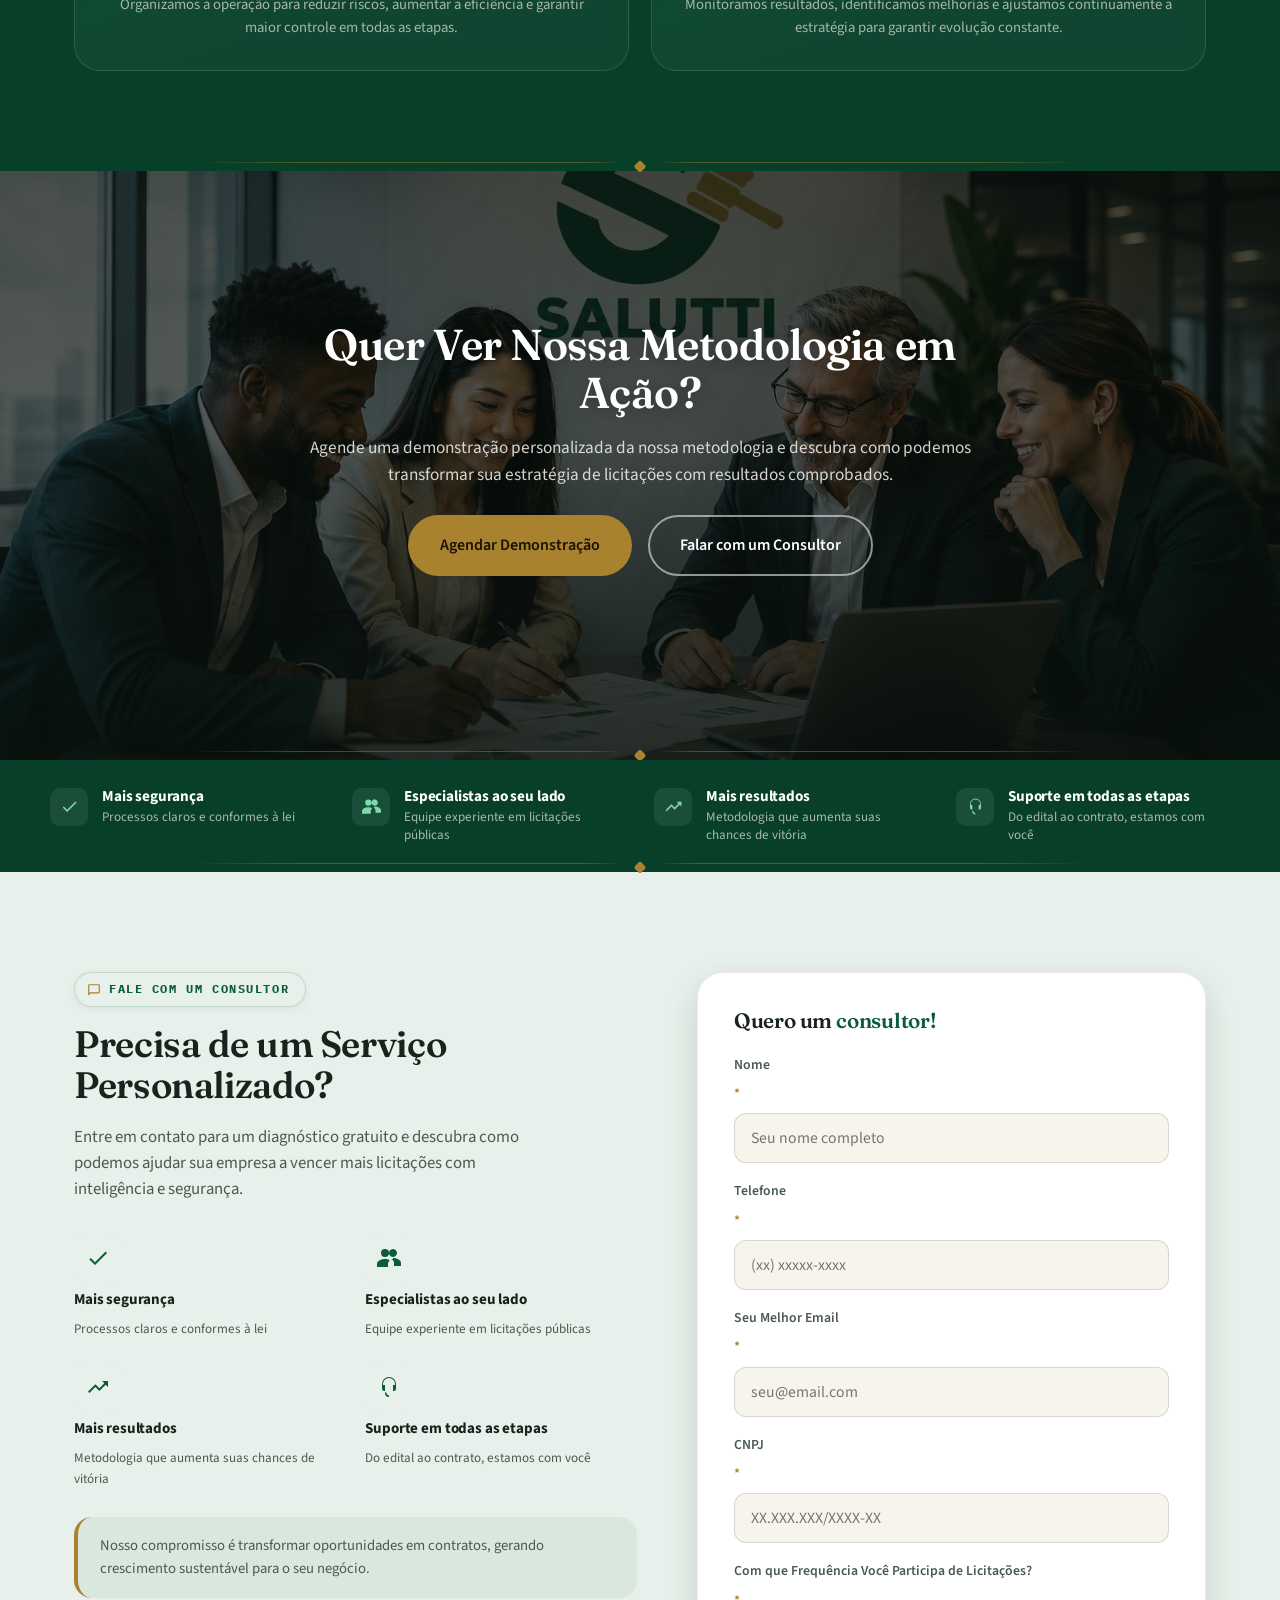
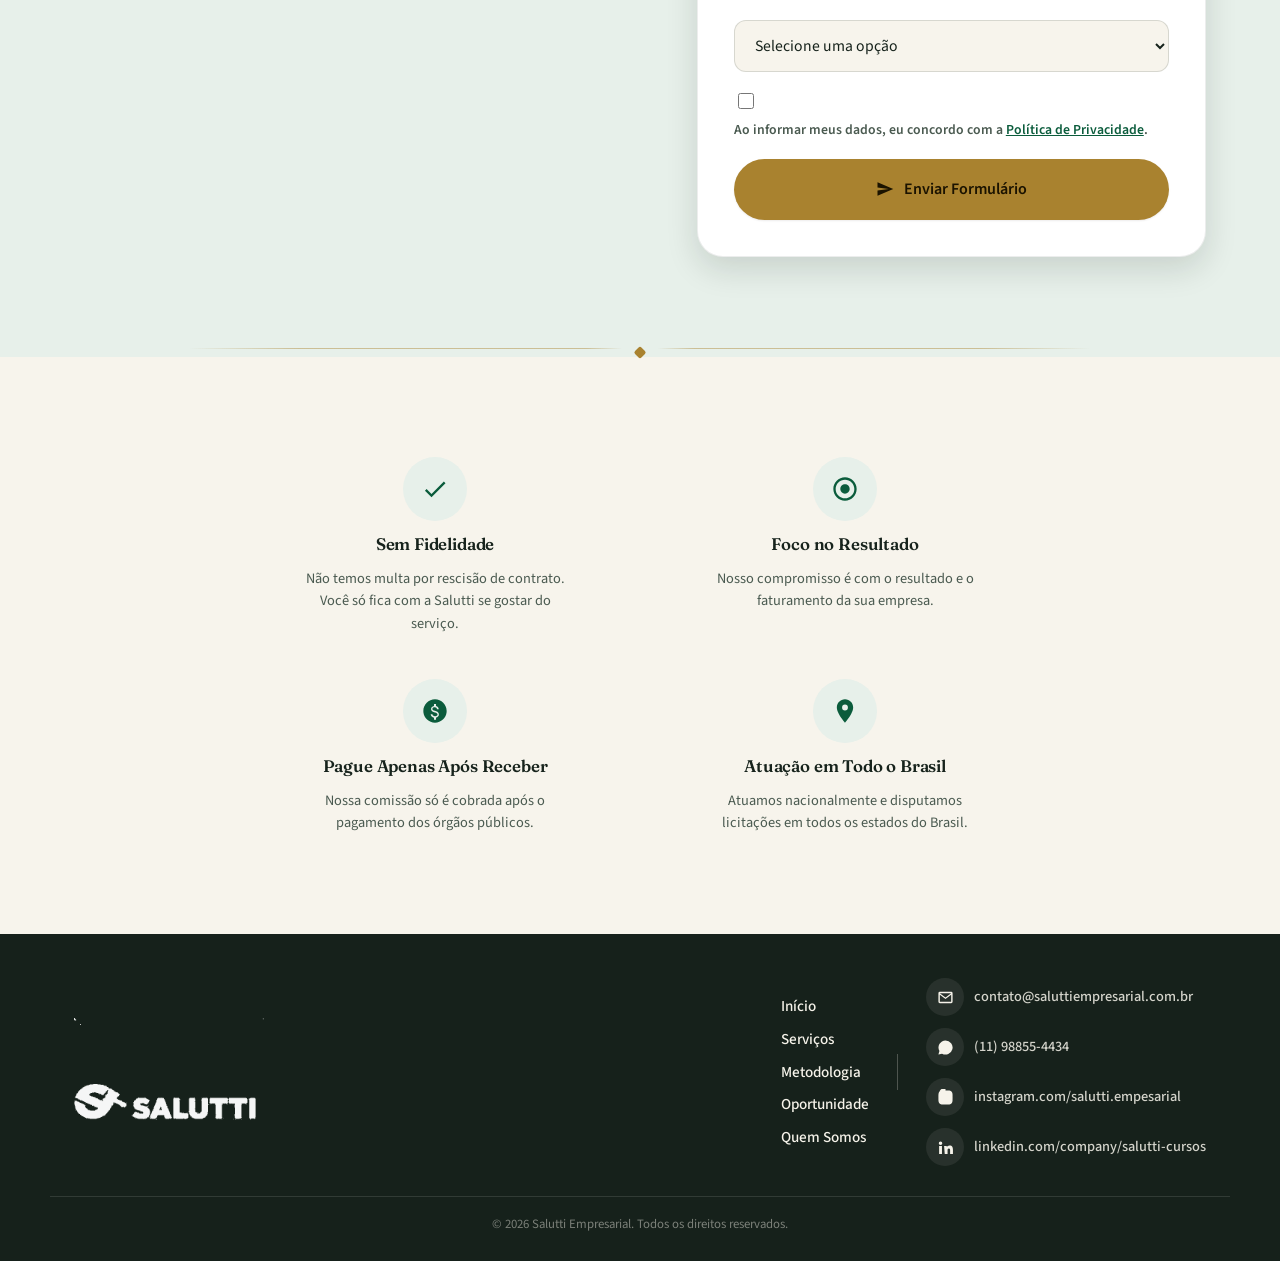
<file: servicos.html>
<!DOCTYPE html>
<html lang="pt-BR">
<head>
<meta charset="UTF-8">
<meta name="viewport" content="width=device-width, initial-scale=1.0">
<title>Serviços | Salutti Empresarial — Consultoria em Licitações</title>
<meta name="description" content="Conheça os serviços, a metodologia e as oportunidades do mercado de licitações públicas com a Salutti Empresarial.">
<meta name="keywords" content="licitações públicas, consultoria em licitações, pregão eletrônico, compras governamentais, mercado público, edital, Salutti Empresarial">
<meta name="author" content="Salutti Empresarial">
<link rel="canonical" href="https://www.saluttiempresarial.com.br/servicos.html">

<!-- Open Graph -->
<meta property="og:type" content="website">
<meta property="og:site_name" content="Salutti Empresarial">
<meta property="og:title" content="Serviços | Salutti Empresarial — Consultoria em Licitações">
<meta property="og:description" content="Conheça os serviços, a metodologia e as oportunidades do mercado de licitações públicas com a Salutti Empresarial.">
<meta property="og:image" content="./assets/hero.jpg">
<meta property="og:locale" content="pt_BR">

<!-- Twitter -->
<meta name="twitter:card" content="summary_large_image">
<meta name="twitter:title" content="Serviços | Salutti Empresarial — Consultoria em Licitações">
<meta name="twitter:description" content="Conheça os serviços, a metodologia e as oportunidades do mercado de licitações públicas com a Salutti Empresarial.">
<meta name="twitter:image" content="./assets/hero.jpg">

<link rel="icon" type="image/png" href="./assets/logo.png">
<link rel="apple-touch-icon" href="./assets/logo.png">

<link rel="preconnect" href="https://fonts.googleapis.com">
<link rel="preconnect" href="https://fonts.gstatic.com" crossorigin>
<link href="https://fonts.googleapis.com/css2?family=Fraunces:opsz,wght@9..144,400;9..144,500;9..144,600;9..144,700&family=IBM+Plex+Mono:wght@400;500;600&family=Source+Sans+3:wght@400;500;600;700&display=swap" rel="stylesheet">

<link rel="stylesheet" href="./styles.css">
</head>
<body>

<!-- ============ SKIP LINK ============ -->
<a class="skip-link" href="#conteudo">Pular para o conteúdo</a>

<!-- ============ HEADER / NAV ============ -->
<header class="site-header" id="topo">
  <div class="wrap header-inner">
    <a href="index.html" class="brand" aria-label="Salutti Empresarial, página inicial">
      <img src="./assets/logo-wide.png" alt="Salutti Empresarial" class="brand-mark">
    </a>

    <nav class="main-nav" id="mainNav" aria-label="Navegação principal">
      <a href="index.html">Início</a>
      <a href="servicos.html" class="is-active" aria-current="page">Serviços</a>
      <a href="servicos.html#metodologia">Metodologia</a>
      <a href="index.html#numeros">Oportunidade</a>
      <a href="sobre.html">Quem Somos</a>
    </nav>

    <div class="header-cta">
      <span class="header-auth-sep" aria-hidden="true"></span>
      <a class="header-auth-link" href="contato.html">Entrar</a>
    </div>

    <button class="nav-toggle" id="navToggle" aria-expanded="false" aria-controls="mainNav" aria-label="Abrir menu">
      <span></span><span></span><span></span>
    </button>
  </div>
</header>

<main id="conteudo">

  <!-- ============ 1. HERO — SERVIÇOS ESPECIALIZADOS ============ -->
  <section class="svc-hero" aria-label="Serviços especializados">
    <div class="svc-hero-media">
      <img src="./assets/equipe-sede-3.jpg" alt="Equipe da Salutti Empresarial reunida em frente ao logotipo da empresa" loading="eager">
      <div class="hero-scrim"></div>
    </div>
    <div class="wrap svc-hero-top reveal">
      <div class="svc-hero-copy">
        <p class="eyebrow eyebrow-dark svc-hero-eyebrow"><span class="eyebrow-dot"></span>Nossos Serviços</p>
        <h1 class="svc-hero-title">Serviços <span class="svc-hero-highlight">Especializados</span></h1>
        <p class="section-sub section-sub-dark svc-hero-lede">Oferecemos uma solução completa para sua empresa atuar com excelência no mercado de licitações públicas, desde a prospecção até a assinatura do contrato.</p>
      </div>
    </div>
  </section>

  <!-- ============ 2. SOLUÇÕES COMPLETAS PARA LICITAÇÕES INTELIGENTES ============ -->
  <section class="section" aria-label="Nossas soluções">
    <div class="wrap">
      <div class="section-head reveal">
        <p class="eyebrow"><span class="eyebrow-dot"></span>Nossas Soluções</p>
        <h2>Soluções Completas para Licitações Inteligentes</h2>
        <p class="section-sub">Cada serviço é pensado para maximizar suas chances de sucesso e garantir resultados reais no mercado público.</p>
      </div>
      <div class="card-grid card-grid-3 reveal">
        <article class="feature-card">
          <span class="feature-ico" aria-hidden="true"><svg viewBox="0 0 24 24"><path d="M6 2h9l5 5v15H6Zm8 1.5V8h4.5ZM8 12h8v2H8Zm0 4h8v2H8Zm0-8h4v2H8Z"/></svg></span>
          <h3>Análise de Editais</h3>
          <p>Análise detalhada e inteligente de editais para identificar oportunidades, riscos e viabilidade técnica e comercial do certame.</p>
          <ul class="card-checklist">
            <li>Viabilidade estratégica</li>
            <li>Análise de requisitos</li>
            <li>Mapeamento de riscos</li>
          </ul>
        </article>
        <article class="feature-card">
          <span class="feature-ico" aria-hidden="true"><svg viewBox="0 0 24 24"><path d="M3 17.25V21h3.75L17.81 9.94l-3.75-3.75Zm14.71-9.04a1 1 0 0 0 0-1.41l-2.5-2.5a1 1 0 0 0-1.41 0l-1.83 1.83 3.75 3.75Z"/></svg></span>
          <h3>Elaboração de Propostas</h3>
          <p>Criação de propostas técnicas e comerciais competitivas, com foco em ganhar pregões mantendo rentabilidade e conformidade.</p>
          <ul class="card-checklist">
            <li>Proposta técnica especializada</li>
            <li>Proposta comercial estratégica</li>
            <li>Revisão e validação</li>
          </ul>
        </article>
        <article class="feature-card">
          <span class="feature-ico" aria-hidden="true"><svg viewBox="0 0 24 24"><path d="M12 2 2 7l10 5 10-5Zm-8.82 9.09L12 15.9l8.82-4.81L22 12.5 12 17.9l-10-5.4ZM12 20.1 3.18 15.3 2 15.9l10 5.4 10-5.4-1.18-.6Z"/></svg></span>
          <h3>Gestão de Pregões</h3>
          <p>Participação e gestão completa do pregão, com estratégias de lance e posicionamento para maximizar suas chances de vitória.</p>
          <ul class="card-checklist">
            <li>Pregão eletrônico</li>
            <li>Pregão presencial</li>
            <li>Estratégia de lances</li>
          </ul>
        </article>
        <article class="feature-card">
          <span class="feature-ico" aria-hidden="true"><svg viewBox="0 0 24 24"><path d="M15.5 14h-.79l-.28-.27a6.5 6.5 0 1 0-.7.7l.27.28v.79l5 5L20.49 19l-5-5Zm-6 0A4.5 4.5 0 1 1 14 9.5 4.5 4.5 0 0 1 9.5 14Z"/></svg></span>
          <h3>Prospecção de Oportunidades</h3>
          <p>Identificação e mapeamento de editais alinhados ao perfil e capacidades da sua empresa, filtrando as melhores oportunidades.</p>
          <ul class="card-checklist">
            <li>Radar de oportunidades</li>
            <li>Alinhamento estratégico</li>
            <li>Monitoramento contínuo</li>
          </ul>
        </article>
        <article class="feature-card">
          <span class="feature-ico" aria-hidden="true"><svg viewBox="0 0 24 24"><path d="M9 16.2 4.8 12l-1.4 1.4L9 19 21 7l-1.4-1.4Z"/></svg></span>
          <h3>Acompanhamento até Homologação</h3>
          <p>Suporte completo após o pregão, incluindo recursos, análises e acompanhamento até a homologação e assinatura do contrato.</p>
          <ul class="card-checklist">
            <li>Impugnações e recursos</li>
            <li>Análise de resultados</li>
            <li>Suporte na assinatura</li>
          </ul>
        </article>
        <article class="feature-card">
          <span class="feature-ico" aria-hidden="true"><svg viewBox="0 0 24 24"><path d="M13 2 3 14h7l-1 8 11-14h-7Z"/></svg></span>
          <h3>Consultoria Estratégica</h3>
          <p>Orientação especializada para estruturar sua empresa como uma unidade estratégica de compras públicas com inteligência e previsibilidade.</p>
          <ul class="card-checklist">
            <li>Planejamento estratégico</li>
            <li>Estruturação de processos</li>
            <li>Capacitação de equipes</li>
          </ul>
        </article>
      </div>
    </div>
  </section>

  <!-- ============ 3. BARRA DE DIFERENCIAIS ============ -->
  <section class="svc-strip" aria-label="Diferenciais">
    <div class="wrap svc-strip-inner reveal">
      <div class="svc-strip-item">
        <span class="svc-strip-ico"><svg viewBox="0 0 24 24"><path d="M9 16.2 4.8 12l-1.4 1.4L9 19 21 7l-1.4-1.4Z"/></svg></span>
        <div>
          <h4>Transparência e segurança</h4>
          <p>Processos claros e regulamentados</p>
        </div>
      </div>
      <div class="svc-strip-item">
        <span class="svc-strip-ico"><svg viewBox="0 0 24 24"><path d="M16 11a4 4 0 1 0-3.2-6.4A4 4 0 0 0 16 11ZM8 11a4 4 0 1 0 0-8 4 4 0 0 0 0 8Zm0 2c-3.3 0-8 1.7-8 5v3h11v-3c0-1.4.7-2.6 1.8-3.5C11.4 13.3 9.8 13 8 13Zm8 0c-.5 0-1.1 0-1.7.1 1.7 1 2.7 2.4 2.7 3.9v3h7v-3c0-3.3-4.7-5-8-5Z"/></svg></span>
        <div>
          <h4>Oportunidades para todos</h4>
          <p>MEIs, ME, EPPs e grandes empresas</p>
        </div>
      </div>
      <div class="svc-strip-item">
        <span class="svc-strip-ico"><svg viewBox="0 0 24 24"><path d="M6.05 8.05c-2.73 2.73-2.73 7.15-.02 9.9c1.35-4.09 4.11-7.6 7.76-9.92c-3.15 2.75-5.36 6.51-6.3 10.68c2.29.14 4.62-.61 6.4-2.39C17.19 13.02 18 4 18 4S9.01 4.8 6.05 8.05z"/></svg></span>
        <div>
          <h4>Crescimento sustentável</h4>
          <p>Negócios que geram impacto positivo</p>
        </div>
      </div>
      <div class="svc-strip-item">
        <span class="svc-strip-ico"><svg viewBox="0 0 24 24"><path d="M12 2a7 7 0 0 0-7 7v4.5A2.5 2.5 0 0 0 7.5 16H8v-6H6V9a6 6 0 0 1 12 0v1h-2v6h.5a2.5 2.5 0 0 0 2.5-2.5V9a7 7 0 0 0-7-7Zm-4 15v1a4 4 0 0 0 4 4v-1.6A2.4 2.4 0 0 1 9.6 18Z"/></svg></span>
        <div>
          <h4>Suporte especializado</h4>
          <p>Acompanhamento em cada etapa</p>
        </div>
      </div>
    </div>
  </section>

  <!-- ============ 4. NOSSA METODOLOGIA (4 etapas) ============ -->
  <section class="section" id="metodologia" aria-label="Nossa metodologia">
    <div class="wrap">
      <div class="section-head reveal">
        <p class="eyebrow"><span class="eyebrow-star" aria-hidden="true"><svg viewBox="0 0 24 24"><path d="M12 17.27 18.18 21l-1.64-7.03L22 9.24l-7.19-.61L12 2 9.19 8.63 2 9.24l5.46 4.73L5.82 21Z"/></svg></span>Nossa Metodologia</p>
        <h2>Processo Comprovado</h2>
        <p class="section-sub">Nossa metodologia proprietária em 4 etapas estratégicas garante precisão, segurança e resultados consistentes em cada licitação que você participar.</p>
      </div>

      <div class="metod-steps">
        <div class="split-block metod-step reveal">
          <div class="split-copy">
            <span class="metod-step-num metod-step-num-green">1</span>
            <h3>Identificação de Oportunidades</h3>
            <p>Mapeamos e filtramos as melhores oportunidades no mercado público, alinhando editais ao perfil, capacidade e estratégia da sua empresa. Priorizamos certames com alto potencial de sucesso.</p>
            <ul class="card-checklist">
              <li>Radar completo de editais em todas as esferas governamentais</li>
              <li>Filtragem por segmento, porte e localização geográfica</li>
              <li>Alinhamento com a estratégia e capacidades da sua empresa</li>
            </ul>
          </div>
          <div class="split-media">
            <figure class="photo-interactive">
              <img src="./assets/mapa-brasil.png" alt="Mapa do Brasil representando o mapeamento de oportunidades em licitações públicas" loading="lazy">
            </figure>
          </div>
        </div>

        <div class="split-block split-reverse metod-step reveal">
          <div class="split-copy">
            <span class="metod-step-num metod-step-num-blue">2</span>
            <h3>Análise de Riscos e Viabilidade</h3>
            <p>Realizamos uma análise detalhada de cada edital, avaliando viabilidade técnica, comercial e operacional. Identificamos riscos e oportunidades para uma decisão assertiva.</p>
            <ul class="card-checklist">
              <li>Análise técnica detalhada de requisitos e especificações</li>
              <li>Avaliação financeira e de rentabilidade projetada</li>
              <li>Mapeamento de riscos competitivos e operacionais</li>
            </ul>
          </div>
          <div class="split-media">
            <figure class="photo-interactive">
              <img src="./assets/editais.jpg" alt="Documentos e legislação analisados na avaliação de riscos e viabilidade do edital" loading="lazy">
            </figure>
          </div>
        </div>

        <div class="split-block metod-step reveal">
          <div class="split-copy">
            <span class="metod-step-num metod-step-num-orange">3</span>
            <h3>Elaboração de Propostas</h3>
            <p>Desenvolvemos propostas técnicas e comerciais competitivas, com foco em atender todos os requisitos do edital e se destacar da concorrência de forma estratégica.</p>
            <ul class="card-checklist">
              <li>Proposta técnica completa e customizada para cada edital</li>
              <li>Precificação estratégica baseada em análise de mercado</li>
              <li>Revisão e validação por equipe multidisciplinar</li>
            </ul>
          </div>
          <div class="split-media">
            <figure class="photo-interactive">
              <img src="./assets/equipe-valor.jpg" alt="Equipe da Salutti elaborando proposta técnica e comercial" loading="lazy">
            </figure>
          </div>
        </div>

        <div class="split-block split-reverse metod-step reveal">
          <div class="split-copy">
            <span class="metod-step-num metod-step-num-green">4</span>
            <h3>Acompanhamento até Homologação</h3>
            <p>Acompanhamos todo o processo pós-licitação, incluindo recursos, análises de resultados e suporte até a homologação e assinatura do contrato com segurança.</p>
            <ul class="card-checklist">
              <li>Gestão completa do pregão eletrônico ou presencial</li>
              <li>Elaboração de impugnações e recursos quando necessário</li>
              <li>Suporte completo até a assinatura do contrato</li>
            </ul>
          </div>
          <div class="split-media">
            <figure class="photo-interactive">
              <img src="./assets/aperto-maos.jpg" alt="Aperto de mãos selando a assinatura do contrato após a homologação" loading="lazy">
            </figure>
          </div>
        </div>
      </div>
    </div>
  </section>

  <!-- ============ 3B. PILARES DA METODOLOGIA ============ -->
  <section class="section section-dark-alt pilares-section" aria-label="Pilares da nossa metodologia">
    <div class="wrap">
      <div class="section-head-center reveal">
        <p class="eyebrow eyebrow-dark pilares-eyebrow-lg"><span class="eyebrow-dot"></span>Nossa Metodologia</p>
        <p class="section-sub">Nossa atuação é baseada em 4 pilares que sustentam uma operação sólida e orientada para resultados.</p>
      </div>
      <div class="pilares-grid reveal">
        <article class="pilar-card">
          <span class="pilar-ico" aria-hidden="true"><svg viewBox="0 0 24 24"><path d="M3 21V10h4v11Zm7 0V3h4v18Zm7 0V7h4v14Z"/></svg></span>
          <h3>Inteligência de Mercado</h3>
          <p>Identificamos oportunidades alinhadas ao perfil, aos objetivos e ao potencial de cada empresa.</p>
        </article>
        <article class="pilar-card">
          <span class="pilar-ico" aria-hidden="true"><svg viewBox="0 0 24 24"><circle cx="12" cy="12" r="9" fill="none" stroke="currentColor" stroke-width="1.6"/><circle cx="12" cy="12" r="5.2" fill="none" stroke="currentColor" stroke-width="1.6"/><circle cx="12" cy="12" r="1.6"/><path d="M21 3 15.5 8.5M21 3l-4.5.5M21 3l-.5 4.5" stroke="currentColor" stroke-width="1.6" fill="none" stroke-linecap="round" stroke-linejoin="round"/></svg></span>
          <h3>Planejamento Estratégico</h3>
          <p>Definimos prioridades e construímos estratégias para aumentar a competitividade e gerar melhores resultados.</p>
        </article>
        <article class="pilar-card">
          <span class="pilar-ico" aria-hidden="true"><svg viewBox="0 0 24 24"><path d="M19.14 12.94c.04-.3.06-.61.06-.94 0-.32-.02-.64-.07-.94l2.03-1.58a.5.5 0 0 0 .12-.61l-1.92-3.32a.5.5 0 0 0-.59-.22l-2.39.96c-.5-.38-1.03-.7-1.62-.94l-.36-2.54a.5.5 0 0 0-.5-.42h-3.84a.5.5 0 0 0-.5.42l-.36 2.54c-.59.24-1.13.57-1.62.94l-2.39-.96a.5.5 0 0 0-.59.22L2.74 8.87a.5.5 0 0 0 .12.61l2.03 1.58c-.05.3-.09.63-.09.94s.02.64.07.94l-2.03 1.58a.5.5 0 0 0-.12.61l1.92 3.32c.12.22.37.29.59.22l2.39-.96c.5.38 1.03.7 1.62.94l.36 2.54c.05.24.25.42.5.42h3.84c.25 0 .46-.18.5-.42l.36-2.54c.59-.24 1.13-.56 1.62-.94l2.39.96c.22.08.47 0 .59-.22l1.92-3.32a.5.5 0 0 0-.12-.61l-2.01-1.58zM12 15.6c-1.98 0-3.6-1.62-3.6-3.6s1.62-3.6 3.6-3.6 3.6 1.62 3.6 3.6-1.62 3.6-3.6 3.6z"/></svg></span>
          <h3>Gestão de Processos</h3>
          <p>Organizamos a operação para reduzir riscos, aumentar a eficiência e garantir maior controle em todas as etapas.</p>
        </article>
        <article class="pilar-card">
          <span class="pilar-ico" aria-hidden="true"><svg viewBox="0 0 24 24"><path d="M3 17.5 9 11l4 4 8-9 1.5 1.3-9.4 10.6-4-4-4.9 5.5Z"/></svg></span>
          <h3>Acompanhamento Contínuo</h3>
          <p>Monitoramos resultados, identificamos melhorias e ajustamos continuamente a estratégia para garantir evolução constante.</p>
        </article>
      </div>
    </div>
  </section>

  <!-- ============ 4B. CTA — VER METODOLOGIA EM AÇÃO ============ -->
  <section class="partnership-section" aria-label="Ver nossa metodologia em ação">
    <div class="partnership-bg">
      <img src="./assets/equipe-sede-2.jpg" alt="Equipe da Salutti Empresarial em reunião estratégica" loading="lazy">
    </div>
    <div class="wrap reveal">
      <h2>Quer Ver Nossa Metodologia em Ação?</h2>
      <p>Agende uma demonstração personalizada da nossa metodologia e descubra como podemos transformar sua estratégia de licitações com resultados comprobados.</p>
      <div class="hero-actions" style="justify-content:center; margin-top:26px;">
        <a class="btn btn-brass btn-lg" href="contato.html">Agendar Demonstração</a>
        <a class="btn btn-ghost btn-lg" href="#consultor">Falar com um Consultor</a>
      </div>
    </div>
  </section>

  <!-- ============ 5. BARRA DE BENEFÍCIOS DA METODOLOGIA ============ -->
  <section class="svc-strip" aria-label="Benefícios da metodologia">
    <div class="wrap svc-strip-inner reveal">
      <div class="svc-strip-item">
        <span class="svc-strip-ico"><svg viewBox="0 0 24 24"><path d="M9 16.2 4.8 12l-1.4 1.4L9 19 21 7l-1.4-1.4Z"/></svg></span>
        <div>
          <h4>Mais segurança</h4>
          <p>Processos claros e conformes à lei</p>
        </div>
      </div>
      <div class="svc-strip-item">
        <span class="svc-strip-ico"><svg viewBox="0 0 24 24"><path d="M16 11a4 4 0 1 0-3.2-6.4A4 4 0 0 0 16 11ZM8 11a4 4 0 1 0 0-8 4 4 0 0 0 0 8Zm0 2c-3.3 0-8 1.7-8 5v3h11v-3c0-1.4.7-2.6 1.8-3.5C11.4 13.3 9.8 13 8 13Zm8 0c-.5 0-1.1 0-1.7.1 1.7 1 2.7 2.4 2.7 3.9v3h7v-3c0-3.3-4.7-5-8-5Z"/></svg></span>
        <div>
          <h4>Especialistas ao seu lado</h4>
          <p>Equipe experiente em licitações públicas</p>
        </div>
      </div>
      <div class="svc-strip-item">
        <span class="svc-strip-ico"><svg viewBox="0 0 24 24"><path d="M16 6l2.29 2.29-4.88 4.88-4-4L2 16.59 3.41 18l6-6 4 4 6.3-6.29L22 12V6h-6z"/></svg></span>
        <div>
          <h4>Mais resultados</h4>
          <p>Metodologia que aumenta suas chances de vitória</p>
        </div>
      </div>
      <div class="svc-strip-item">
        <span class="svc-strip-ico"><svg viewBox="0 0 24 24"><path d="M12 2a7 7 0 0 0-7 7v4.5A2.5 2.5 0 0 0 7.5 16H8v-6H6V9a6 6 0 0 1 12 0v1h-2v6h.5a2.5 2.5 0 0 0 2.5-2.5V9a7 7 0 0 0-7-7Zm-4 15v1a4 4 0 0 0 4 4v-1.6A2.4 2.4 0 0 1 9.6 18Z"/></svg></span>
        <div>
          <h4>Suporte em todas as etapas</h4>
          <p>Do edital ao contrato, estamos com você</p>
        </div>
      </div>
    </div>
  </section>

  <!-- ============ 6. FORMULÁRIO "QUERO UM CONSULTOR" ============ -->
  <section class="section section-tint" id="consultor" aria-label="Fale com um consultor">
    <div class="wrap svc-form-grid reveal">
      <div class="svc-form-copy">
        <p class="eyebrow"><span class="eyebrow-star" aria-hidden="true"><svg viewBox="0 0 24 24"><path d="M20 2H4c-1.1 0-2 .9-2 2v18l4-4h14c1.1 0 2-.9 2-2V4c0-1.1-.9-2-2-2Zm0 14H5.17L4 17.17V4h16v12Z"/></svg></span>Fale com um Consultor</p>
        <h2>Precisa de um Serviço Personalizado?</h2>
        <p class="section-sub">Entre em contato para um diagnóstico gratuito e descubra como podemos ajudar sua empresa a vencer mais licitações com inteligência e segurança.</p>

        <div class="svc-form-icons">
          <div class="svc-form-icon-item">
            <span class="feature-ico" aria-hidden="true"><svg viewBox="0 0 24 24"><path d="M9 16.2 4.8 12l-1.4 1.4L9 19 21 7l-1.4-1.4Z"/></svg></span>
            <h4>Mais segurança</h4>
            <p>Processos claros e conformes à lei</p>
          </div>
          <div class="svc-form-icon-item">
            <span class="feature-ico" aria-hidden="true"><svg viewBox="0 0 24 24"><path d="M16 11a4 4 0 1 0-3.2-6.4A4 4 0 0 0 16 11ZM8 11a4 4 0 1 0 0-8 4 4 0 0 0 0 8Zm0 2c-3.3 0-8 1.7-8 5v3h11v-3c0-1.4.7-2.6 1.8-3.5C11.4 13.3 9.8 13 8 13Zm8 0c-.5 0-1.1 0-1.7.1 1.7 1 2.7 2.4 2.7 3.9v3h7v-3c0-3.3-4.7-5-8-5Z"/></svg></span>
            <h4>Especialistas ao seu lado</h4>
            <p>Equipe experiente em licitações públicas</p>
          </div>
          <div class="svc-form-icon-item">
            <span class="feature-ico" aria-hidden="true"><svg viewBox="0 0 24 24"><path d="M16 6l2.29 2.29-4.88 4.88-4-4L2 16.59 3.41 18l6-6 4 4 6.3-6.29L22 12V6h-6z"/></svg></span>
            <h4>Mais resultados</h4>
            <p>Metodologia que aumenta suas chances de vitória</p>
          </div>
          <div class="svc-form-icon-item">
            <span class="feature-ico" aria-hidden="true"><svg viewBox="0 0 24 24"><path d="M12 2a7 7 0 0 0-7 7v4.5A2.5 2.5 0 0 0 7.5 16H8v-6H6V9a6 6 0 0 1 12 0v1h-2v6h.5a2.5 2.5 0 0 0 2.5-2.5V9a7 7 0 0 0-7-7Zm-4 15v1a4 4 0 0 0 4 4v-1.6A2.4 2.4 0 0 1 9.6 18Z"/></svg></span>
            <h4>Suporte em todas as etapas</h4>
            <p>Do edital ao contrato, estamos com você</p>
          </div>
        </div>

        <p class="svc-form-commitment" style="margin-top:28px; padding:18px 22px; background:rgba(11,92,60,0.06); border-radius:var(--radius); border-left:4px solid var(--brass); font-size:.92rem; color:var(--ink-soft);">
          Nosso compromisso é transformar oportunidades em contratos, gerando crescimento sustentável para o seu negócio.
        </p>
      </div>

      <div class="svc-form-card">
        <h3>Quero um <span>consultor!</span></h3>
        <form id="svcConsultorForm" novalidate>
          <label>
            Nome <span class="req">*</span>
            <input type="text" name="nome" id="svc-nome" placeholder="Seu nome completo" required autocomplete="name">
          </label>
          <label>
            Telefone <span class="req">*</span>
            <input type="tel" name="telefone" id="svc-telefone" placeholder="(xx) xxxxx-xxxx" required autocomplete="tel">
          </label>
          <label>
            Seu Melhor Email <span class="req">*</span>
            <input type="email" name="email" id="svc-email" placeholder="seu@email.com" required autocomplete="email">
          </label>
          <label>
            CNPJ <span class="req">*</span>
            <input type="text" name="cnpj" id="svc-cnpj" placeholder="XX.XXX.XXX/XXXX-XX" required autocomplete="off">
          </label>
          <label>
            Com que Frequência Você Participa de Licitações? <span class="req">*</span>
            <select name="frequencia" id="svc-frequencia" required>
              <option value="" selected disabled>Selecione uma opção</option>
              <option value="Nunca participei">Nunca participei</option>
              <option value="Raramente">Raramente</option>
              <option value="Às vezes">Às vezes</option>
              <option value="Frequentemente">Frequentemente</option>
            </select>
          </label>
          <label class="svc-form-consent">
            <input type="checkbox" id="svc-consent" required>
            <span>Ao informar meus dados, eu concordo com a <a href="contato.html">Política de Privacidade</a>.</span>
          </label>
          <button type="submit" class="btn btn-brass btn-lg btn-block">
            <svg viewBox="0 0 24 24" class="ico" aria-hidden="true"><path d="M2 21 23 12 2 3v7l15 2-15 2Z"/></svg>
            Enviar Formulário
          </button>
        </form>
      </div>
    </div>
  </section>

  <!-- ============ 7. DIFERENCIAIS FINAIS (4 cards) ============ -->
  <section class="section" aria-label="Por que escolher a Salutti">
    <div class="wrap">
      <div class="svc-final-grid reveal">
        <article class="svc-final-item">
          <span class="svc-final-ico" aria-hidden="true"><svg viewBox="0 0 24 24"><path d="M9 16.2 4.8 12l-1.4 1.4L9 19 21 7l-1.4-1.4Z"/></svg></span>
          <h3>Sem Fidelidade</h3>
          <p>Não temos multa por rescisão de contrato. Você só fica com a Salutti se gostar do serviço.</p>
        </article>
        <article class="svc-final-item">
          <span class="svc-final-ico" aria-hidden="true"><svg viewBox="0 0 24 24"><path d="M12 8c-2.21 0-4 1.79-4 4s1.79 4 4 4 4-1.79 4-4-1.79-4-4-4zm0-6C6.48 2 2 6.48 2 12s4.48 10 10 10 10-4.48 10-10S17.52 2 12 2zm0 18c-4.42 0-8-3.58-8-8s3.58-8 8-8 8 3.58 8 8-3.58 8-8 8z"/></svg></span>
          <h3>Foco no Resultado</h3>
          <p>Nosso compromisso é com o resultado e o faturamento da sua empresa.</p>
        </article>
        <article class="svc-final-item">
          <span class="svc-final-ico" aria-hidden="true"><svg viewBox="0 0 24 24"><path d="M12 2C6.49 2 2 6.49 2 12s4.49 10 10 10 10-4.49 10-10S17.51 2 12 2zm.88 15.76v1.69h-1.75v-1.67c-1.5-.31-2.77-1.28-2.85-2.95h1.54c.08.89.7 1.58 2.28 1.58 1.68 0 2.07-.84 2.07-1.36 0-.71-.37-1.36-2.17-1.79-2.02-.49-3.4-1.32-3.4-2.98 0-1.4 1.13-2.31 2.53-2.61V6.02h1.75v1.65c1.51.36 2.27 1.51 2.32 2.75h-1.55c-.04-.94-.55-1.59-1.87-1.59-1.26 0-2.02.57-2.02 1.37 0 .7.55 1.16 2.17 1.58 1.62.42 3.4 1.12 3.4 3.19-.01 1.5-1.12 2.31-2.62 2.79z"/></svg></span>
          <h3>Pague Apenas Após Receber</h3>
          <p>Nossa comissão só é cobrada após o pagamento dos órgãos públicos.</p>
        </article>
        <article class="svc-final-item">
          <span class="svc-final-ico" aria-hidden="true"><svg viewBox="0 0 24 24"><path d="M12 2c-4 0-7 3.1-7 7 0 5.2 7 13 7 13s7-7.8 7-13c0-3.9-3-7-7-7Zm0 9.5A2.5 2.5 0 1 1 12 6.5a2.5 2.5 0 0 1 0 5Z"/></svg></span>
          <h3>Atuação em Todo o Brasil</h3>
          <p>Atuamos nacionalmente e disputamos licitações em todos os estados do Brasil.</p>
        </article>
      </div>
    </div>
  </section>

</main>

<!-- ============ FOOTER ============ -->
<footer class="site-footer">
  <div class="wrap footer-inner">
    <a href="index.html" class="footer-logo-link" aria-label="Salutti Empresarial, página inicial">
      <img src="./assets/logo-wide.png" alt="Salutti Empresarial" class="brand-mark-footer">
    </a>

    <div class="footer-links-group">
      <nav class="footer-nav" aria-label="Navegação do rodapé">
        <a href="index.html">Início</a>
        <a href="servicos.html">Serviços</a>
        <a href="servicos.html#metodologia">Metodologia</a>
        <a href="index.html#numeros">Oportunidade</a>
        <a href="sobre.html">Quem Somos</a>
      </nav>

      <span class="footer-divider" aria-hidden="true"></span>

      <div class="footer-social" aria-label="Redes sociais da Salutti">
        <a class="footer-social-link" href="mailto:contato@saluttiempresarial.com.br" aria-label="Enviar e-mail para a Salutti">
          <span class="footer-social-ico"><svg viewBox="0 0 24 24" aria-hidden="true"><path d="M4 4h16a2 2 0 0 1 2 2v12a2 2 0 0 1-2 2H4a2 2 0 0 1-2-2V6a2 2 0 0 1 2-2Zm0 2v.01L12 12l8-5.99V6Zm0 2.24V18h16V8.24l-8 6Z"/></svg></span>
          <span class="footer-social-text">contato@saluttiempresarial.com.br</span>
        </a>
        <a class="footer-social-link" href="https://wa.me/5511988554434" target="_blank" rel="noopener" aria-label="Falar no WhatsApp">
          <span class="footer-social-ico"><svg viewBox="0 0 24 24" aria-hidden="true"><path d="M17.5 14.4c-.3-.1-1.6-.8-1.9-.9-.3-.1-.4-.1-.6.1-.2.3-.7.9-.8 1-.2.2-.3.2-.5.1-.3-.1-1.2-.4-2.2-1.4-.8-.7-1.4-1.6-1.5-1.9-.2-.3 0-.5.1-.6.1-.1.3-.3.4-.5.1-.1.2-.3.2-.4.1-.2 0-.3 0-.4-.1-.1-.6-1.4-.8-1.9-.2-.5-.4-.4-.6-.4h-.5c-.2 0-.4.1-.6.3-.2.3-.8.8-.8 1.9s.8 2.2.9 2.4c.1.2 1.6 2.5 3.9 3.4.5.2 1 .4 1.3.5.5.2 1 .1 1.4.1.4-.1 1.3-.5 1.5-1 .2-.5.2-.9.1-1zM12 2a10 10 0 0 0-8.6 15L2 22l5.1-1.3A10 10 0 1 0 12 2z"/></svg></span>
          <span class="footer-social-text">(11) 98855-4434</span>
        </a>
        <a class="footer-social-link" href="https://www.instagram.com/salutti.empesarial/" target="_blank" rel="noopener" aria-label="Instagram da Salutti">
          <span class="footer-social-ico"><svg viewBox="0 0 24 24" aria-hidden="true"><path d="M12 2c2.7 0 3.06.01 4.12.06 1.06.05 1.79.22 2.43.47.66.26 1.22.6 1.77 1.15.55.55.9 1.11 1.15 1.77.25.64.42 1.37.47 2.43.05 1.06.06 1.42.06 4.12s-.01 3.06-.06 4.12c-.05 1.06-.22 1.79-.47 2.43a4.9 4.9 0 0 1-1.15 1.77 4.9 4.9 0 0 1-1.77 1.15c-.64.25-1.37.42-2.43.47-1.06.05-1.42.06-4.12.06s-3.06-.01-4.12-.06c-1.06-.05-1.79-.22-2.43-.47a4.9 4.9 0 0 1-1.77-1.15 4.9 4.9 0 0 1-1.15-1.77c-.25-.64-.42-1.37-.47-2.43C2.01 15.06 2 14.7 2 12s.01-3.06.06-4.12c.05-1.06.22-1.79.47-2.43.26-.66.6-1.22 1.15-1.77A4.9 4.9 0 0 1 5.45.53c.64-.25 1.37-.42 2.43-.47C8.94.01 9.3 0 12 0Zm0 5a5 5 0 1 1 0 10 5 5 0 0 1 0-10Zm0 2a3 3 0 1 0 0 6 3 3 0 0 0 0-6Zm5.2-3.4a1.2 1.2 0 1 1 0 2.4 1.2 1.2 0 0 1 0-2.4Z"/></svg></span>
          <span class="footer-social-text">instagram.com/salutti.empesarial</span>
        </a>
        <a class="footer-social-link" href="https://www.linkedin.com/company/salutti-cursos/about/" target="_blank" rel="noopener" aria-label="LinkedIn da Salutti">
          <span class="footer-social-ico"><svg viewBox="0 0 24 24" aria-hidden="true"><path d="M4.98 3.5A2.5 2.5 0 1 1 5 8.5a2.5 2.5 0 0 1-.02-5ZM3 9.75h4V21H3ZM10 9.75h3.83v1.54h.05c.53-1 1.85-2.06 3.8-2.06 4.07 0 4.82 2.68 4.82 6.17V21h-4v-4.98c0-1.19-.02-2.72-1.66-2.72-1.66 0-1.92 1.3-1.92 2.63V21h-4Z"/></svg></span>
          <span class="footer-social-text">linkedin.com/company/salutti-cursos</span>
        </a>
      </div>
    </div>
  </div>
  <div class="wrap footer-bottom">
    <span>© <span id="year"></span> Salutti Empresarial. Todos os direitos reservados.</span>
  </div>
</footer>

<a class="fab-whatsapp" href="https://wa.me/5511988554434?text=Ol%C3%A1%2C%20quero%20falar%20com%20a%20Salutti." target="_blank" rel="noopener" aria-label="Falar no WhatsApp">
  <svg viewBox="0 0 24 24" aria-hidden="true"><path d="M17.5 14.4c-.3-.1-1.6-.8-1.9-.9-.3-.1-.4-.1-.6.1-.2.3-.7.9-.8 1-.2.2-.3.2-.5.1-.3-.1-1.2-.4-2.2-1.4-.8-.7-1.4-1.6-1.5-1.9-.2-.3 0-.5.1-.6.1-.1.3-.3.4-.5.1-.1.2-.3.2-.4.1-.2 0-.3 0-.4-.1-.1-.6-1.4-.8-1.9-.2-.5-.4-.4-.6-.4h-.5c-.2 0-.4.1-.6.3-.2.3-.8.8-.8 1.9s.8 2.2.9 2.4c.1.2 1.6 2.5 3.9 3.4.5.2 1 .4 1.3.5.5.2 1 .1 1.4.1.4-.1 1.3-.5 1.5-1 .2-.5.2-.9.1-1zM12 2a10 10 0 0 0-8.6 15L2 22l5.1-1.3A10 10 0 1 0 12 2z"/></svg>
</a>

<script src="./script.js"></script>
</body>
</html>
</file>
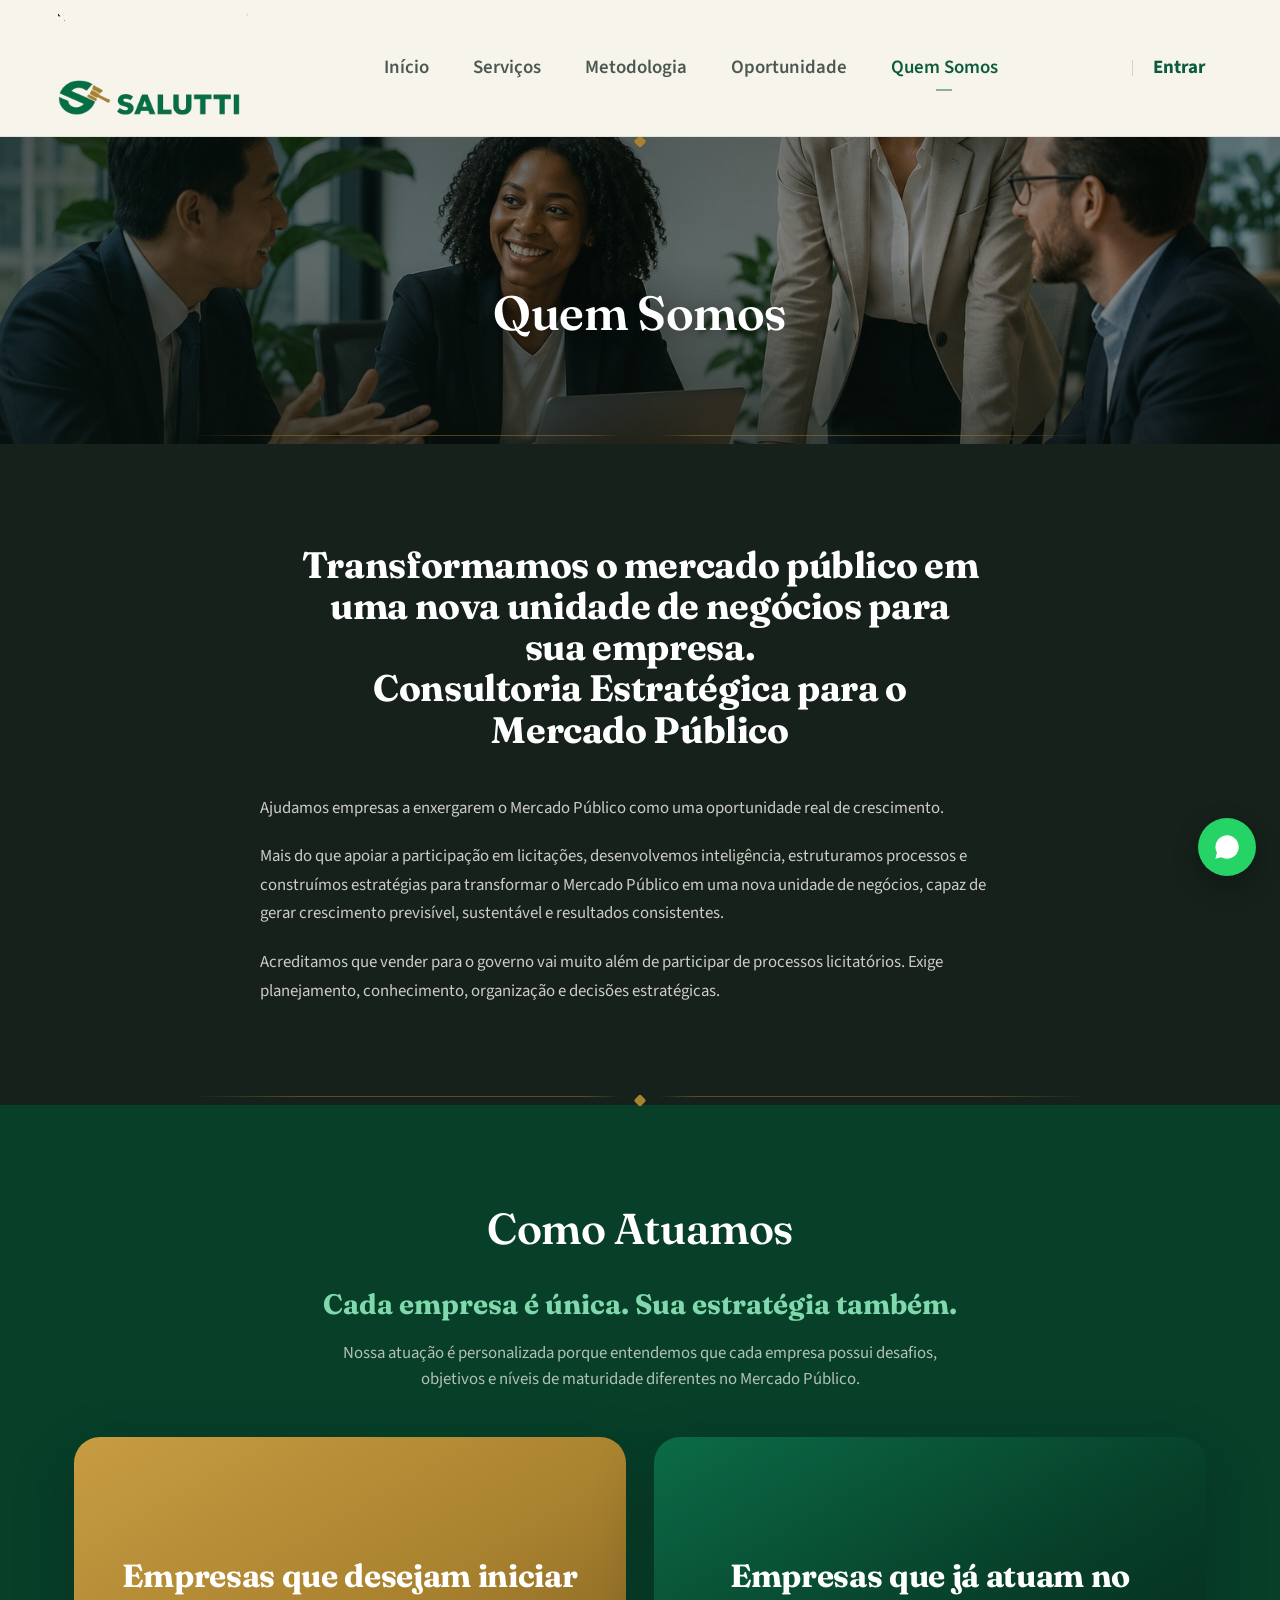
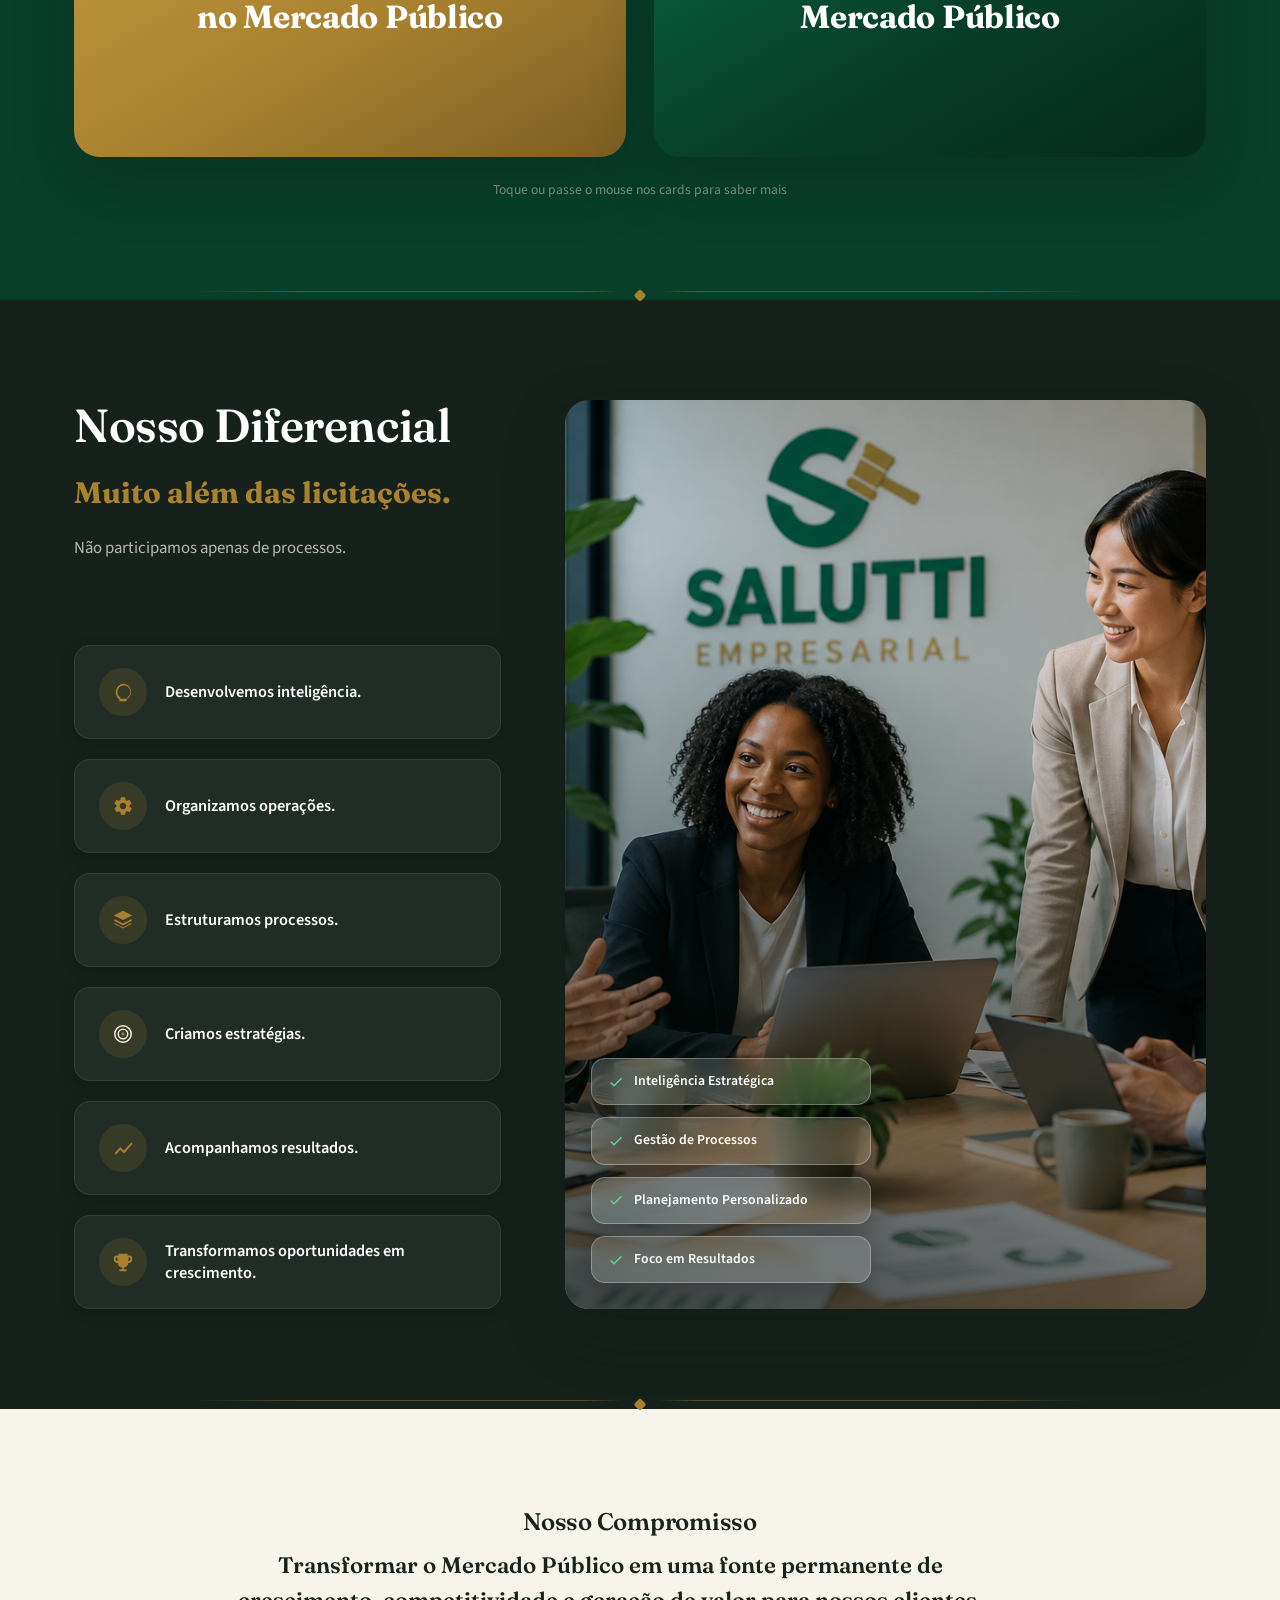
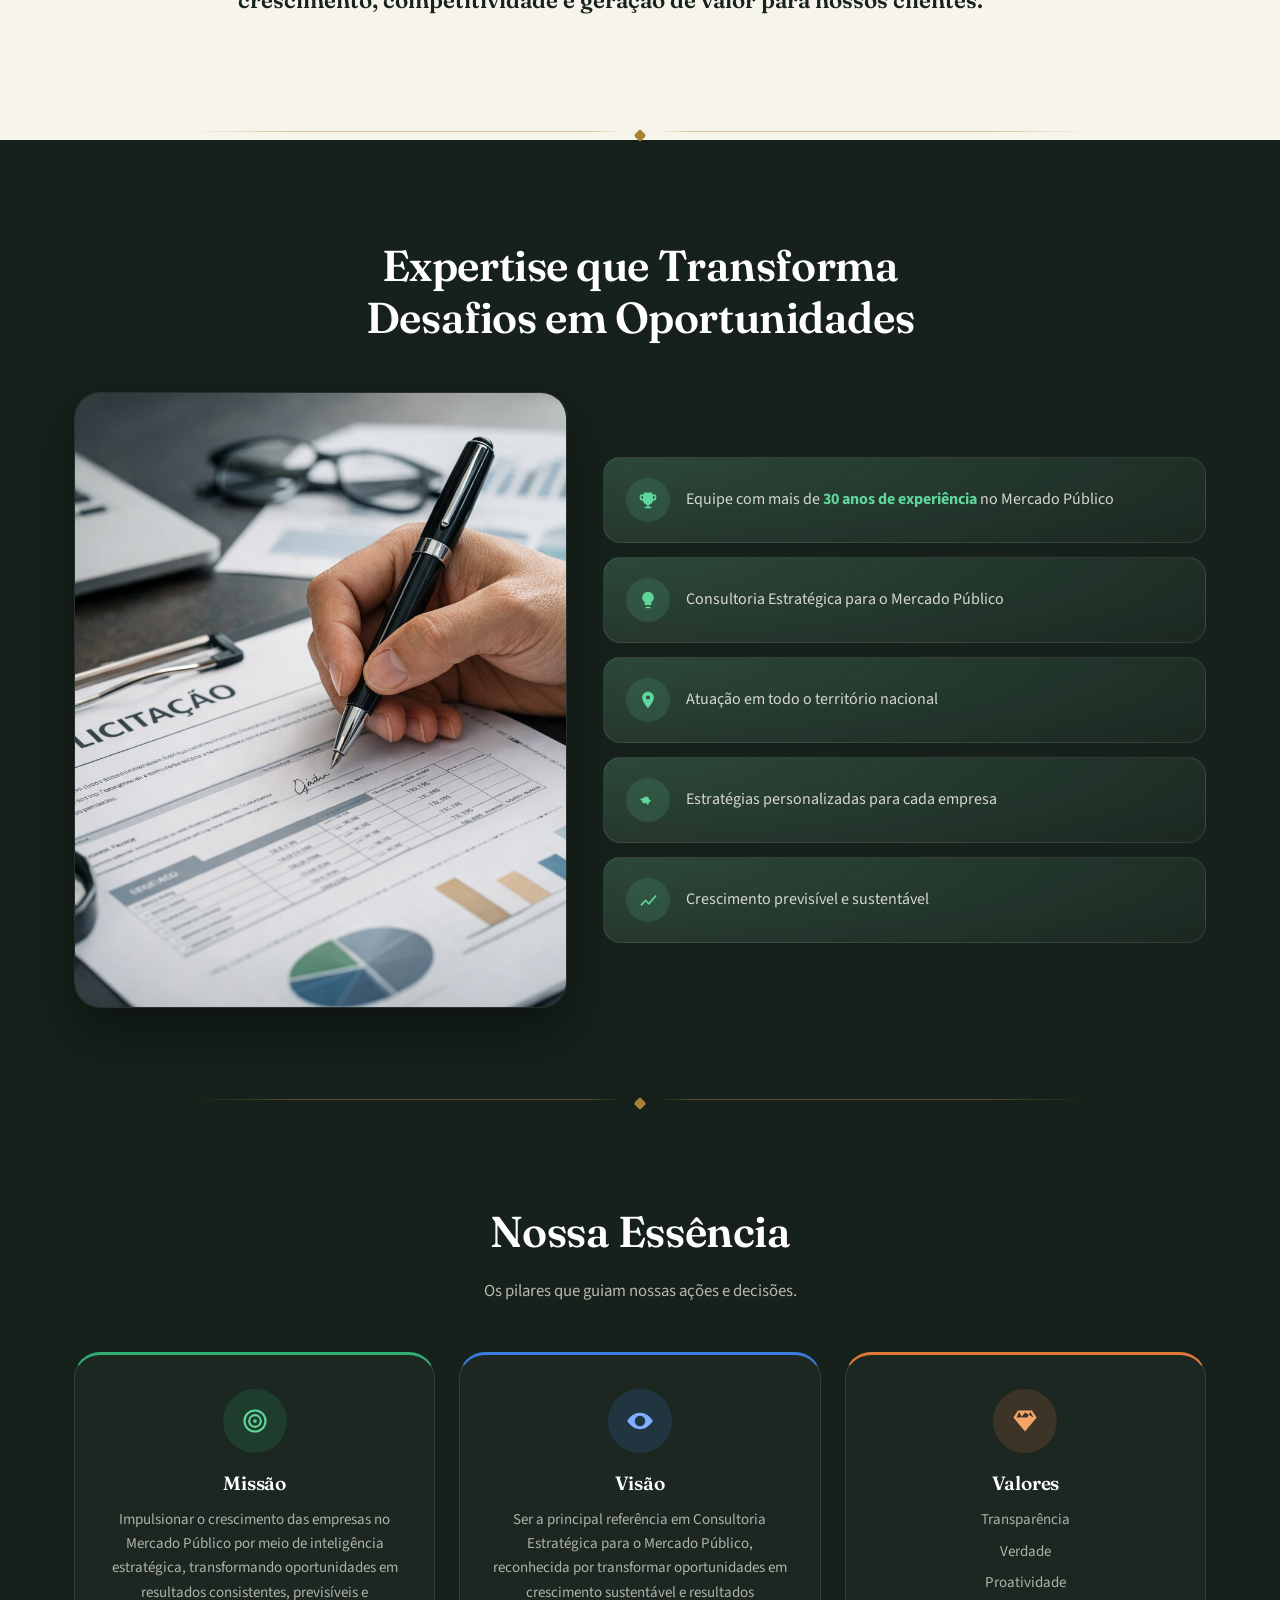
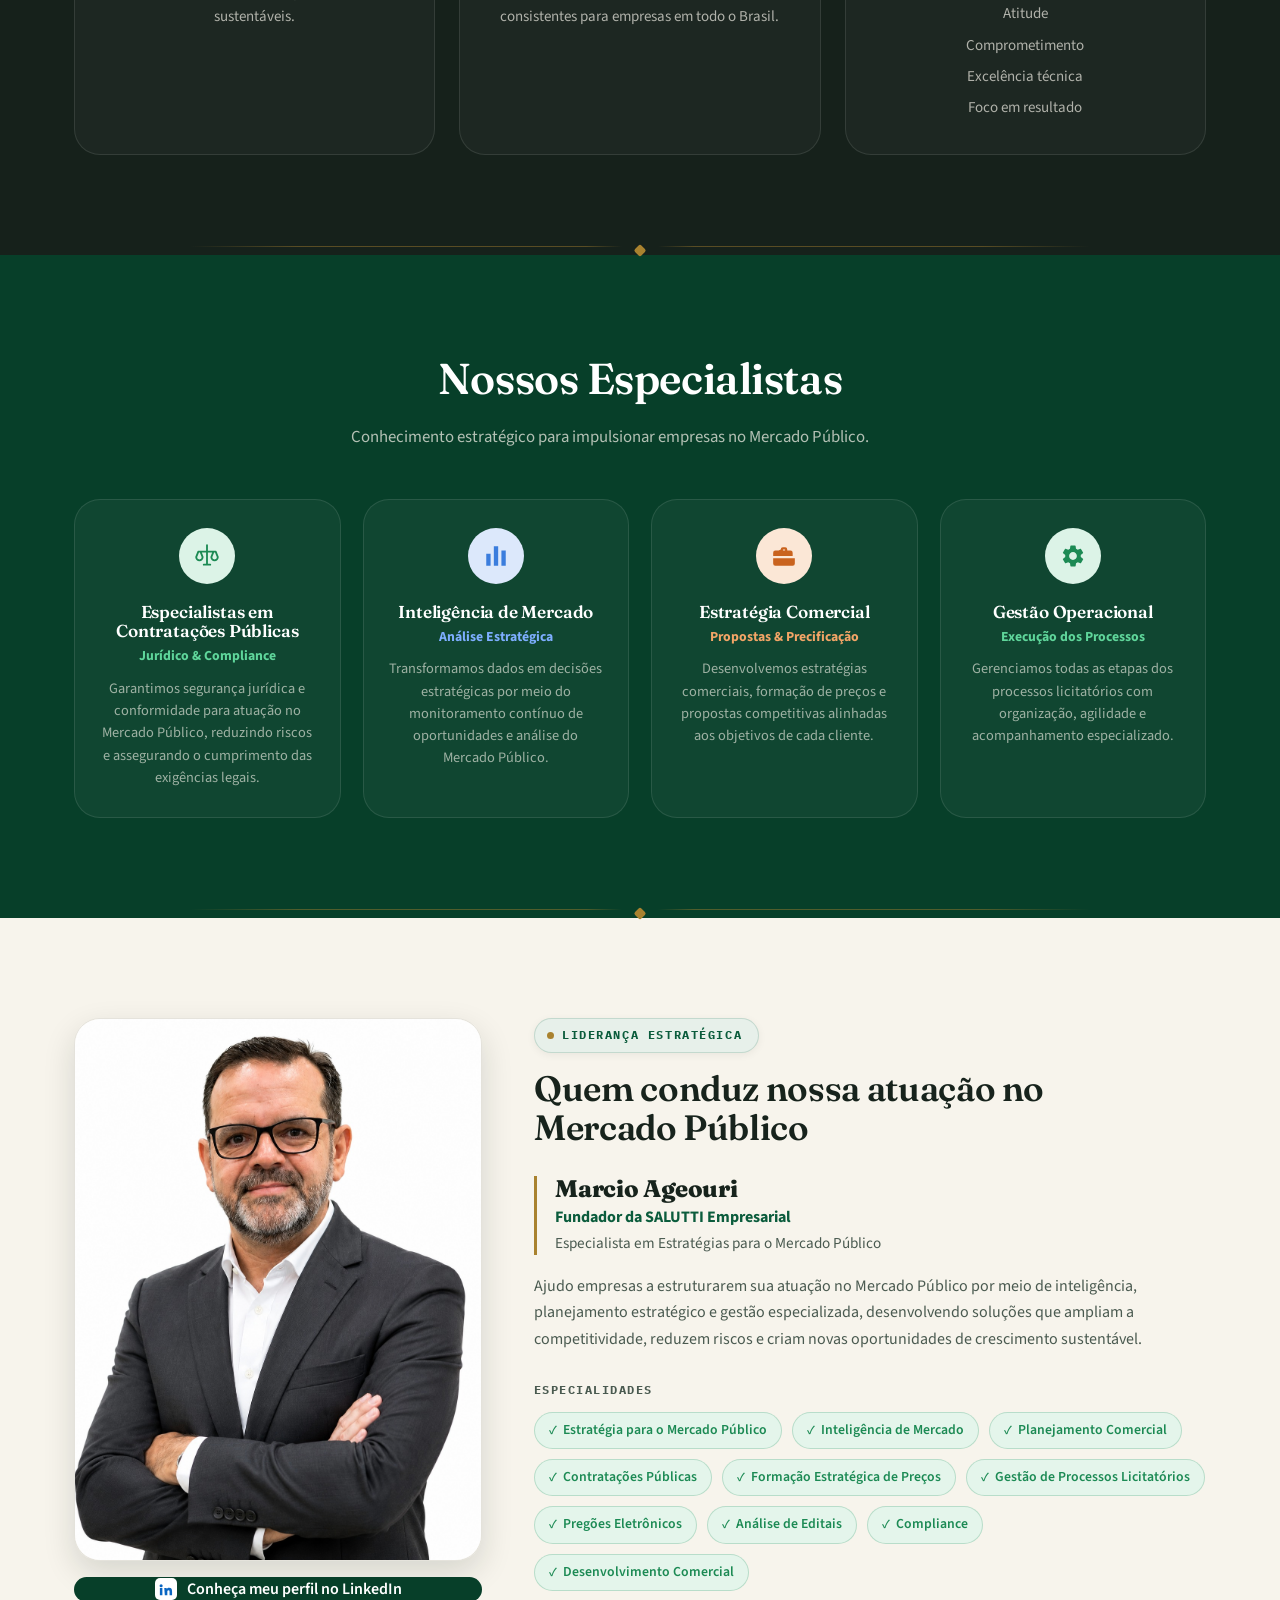
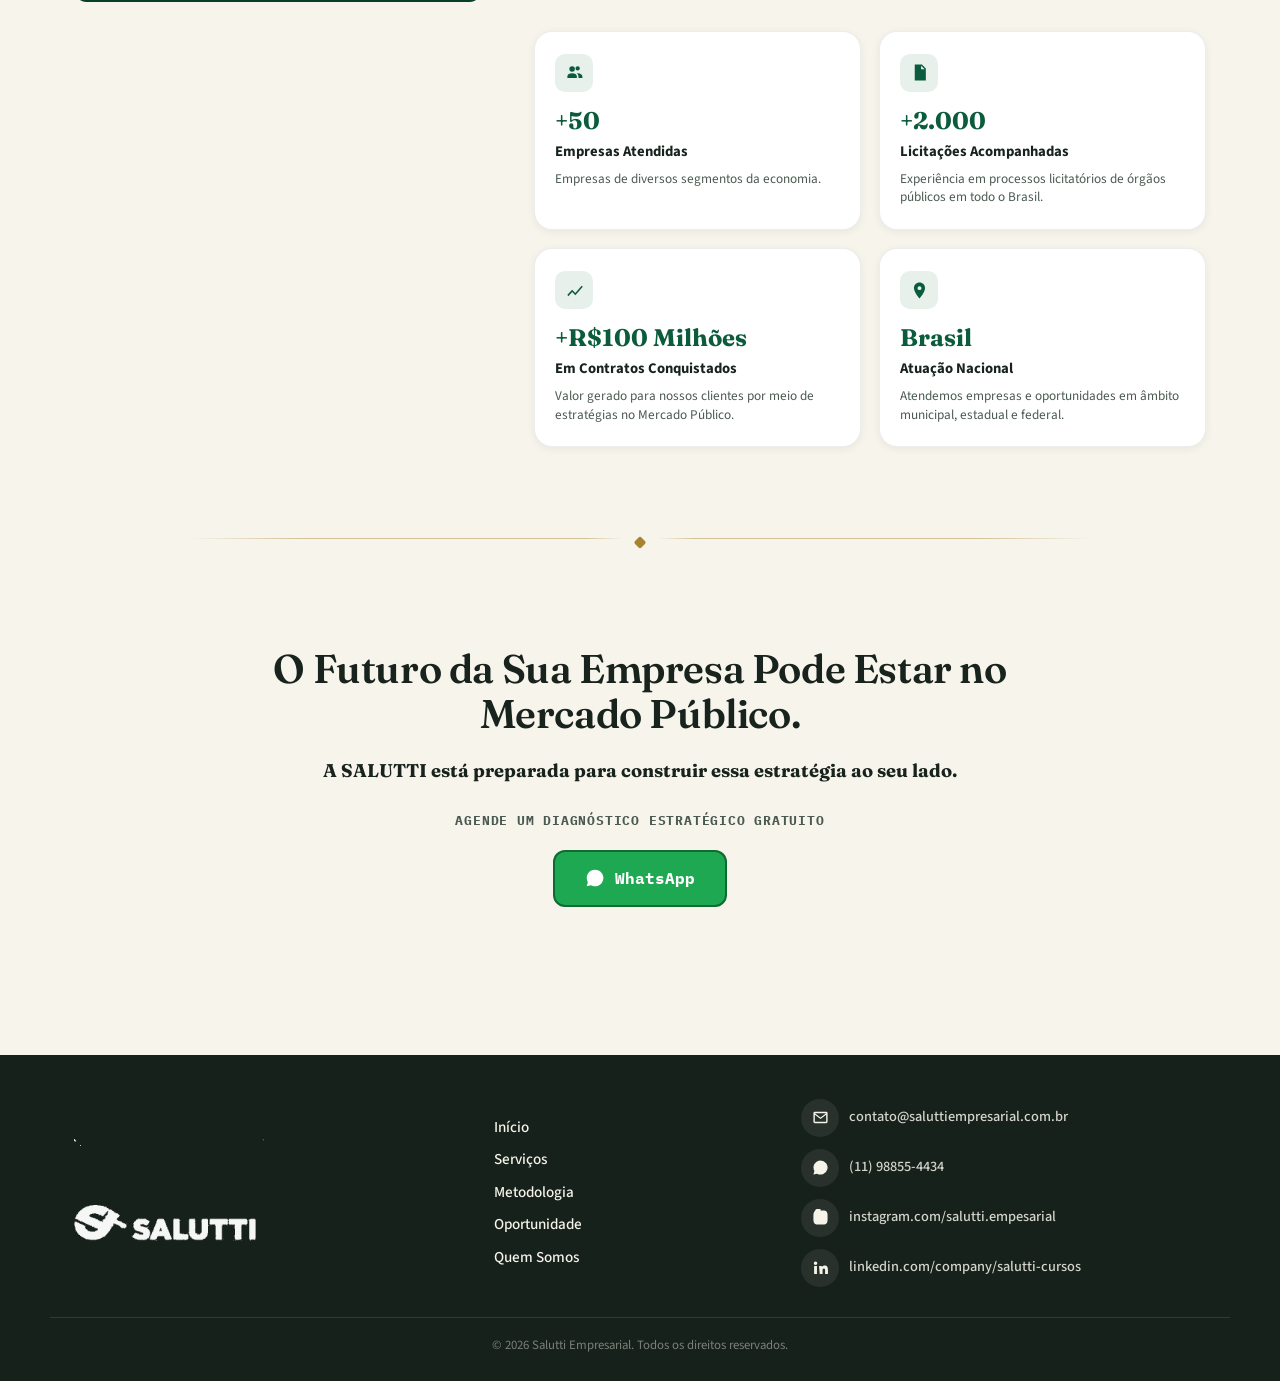
<file: sobre.html>
<!DOCTYPE html>
<html lang="pt-BR">
<head>
<meta charset="UTF-8">
<meta name="viewport" content="width=device-width, initial-scale=1.0">
<title>Sobre a Salutti | Consultoria em Licitações Públicas</title>
<meta name="description" content="Conheça a Salutti Empresarial: experiência estratégica, atuação multidisciplinar e acompanhamento completo para empresas que atuam em licitações públicas.">
<meta name="keywords" content="licitações públicas, consultoria em licitações, pregão eletrônico, compras governamentais, mercado público, edital, Salutti Empresarial">
<meta name="author" content="Salutti Empresarial">
<link rel="canonical" href="https://www.saluttiempresarial.com.br/sobre.html">

<!-- Open Graph -->
<meta property="og:type" content="website">
<meta property="og:site_name" content="Salutti Empresarial">
<meta property="og:title" content="Sobre a Salutti | Consultoria em Licitações Públicas">
<meta property="og:description" content="Conheça a Salutti Empresarial: experiência estratégica, atuação multidisciplinar e acompanhamento completo para empresas que atuam em licitações públicas.">
<meta property="og:image" content="./assets/hero.jpg">
<meta property="og:locale" content="pt_BR">

<!-- Twitter -->
<meta name="twitter:card" content="summary_large_image">
<meta name="twitter:title" content="Sobre a Salutti | Consultoria em Licitações Públicas">
<meta name="twitter:description" content="Conheça a Salutti Empresarial: experiência estratégica, atuação multidisciplinar e acompanhamento completo para empresas que atuam em licitações públicas.">
<meta name="twitter:image" content="./assets/hero.jpg">

<link rel="icon" type="image/png" href="./assets/logo.png">
<link rel="apple-touch-icon" href="./assets/logo.png">

<link rel="preconnect" href="https://fonts.googleapis.com">
<link rel="preconnect" href="https://fonts.gstatic.com" crossorigin>
<link href="https://fonts.googleapis.com/css2?family=Fraunces:opsz,wght@9..144,400;9..144,500;9..144,600;9..144,700&family=IBM+Plex+Mono:wght@400;500;600&family=Source+Sans+3:wght@400;500;600;700&display=swap" rel="stylesheet">

<link rel="stylesheet" href="./styles.css">
</head>
<body>

<!-- ============ SKIP LINK ============ -->
<a class="skip-link" href="#conteudo">Pular para o conteúdo</a>

<!-- ============ HEADER / NAV ============ -->
<header class="site-header" id="topo">
  <div class="wrap header-inner">
    <a href="index.html" class="brand" aria-label="Salutti Empresarial, página inicial">
      <img src="./assets/logo-wide.png" alt="Salutti Empresarial" class="brand-mark">
    </a>

    <nav class="main-nav" id="mainNav" aria-label="Navegação principal">
      <a href="index.html">Início</a>
      <a href="servicos.html">Serviços</a>
      <a href="servicos.html#metodologia">Metodologia</a>
      <a href="index.html#numeros">Oportunidade</a>
      <a href="sobre.html" class="is-active" aria-current="page">Quem Somos</a>
    </nav>

    <div class="header-cta">
      <span class="header-auth-sep" aria-hidden="true"></span>
      <a class="header-auth-link" href="contato.html">Entrar</a>
    </div>

    <button class="nav-toggle" id="navToggle" aria-expanded="false" aria-controls="mainNav" aria-label="Abrir menu">
      <span></span><span></span><span></span>
    </button>
  </div>
</header>

<main id="conteudo">

  <!-- ============ 1. HERO ============ -->
  <section class="page-hero page-hero-photo sobre-hero" aria-label="Sobre a Salutti">
    <div class="page-hero-media">
      <img src="./assets/equipe-valor-2.jpg" alt="Equipe da Salutti Empresarial reunida" loading="eager">
    </div>
    <div class="page-hero-scrim"></div>
    <div class="wrap">
      <h1 class="sobre-hero-title">Quem Somos</h1>
    </div>
  </section>

  <!-- ============ 1.1 PROPÓSITO ============ -->
  <section class="section section-dark proposito-section" aria-label="Nosso propósito">
    <div class="wrap">
      <div class="section-head-center reveal">
        <h2 class="proposito-title proposito-title-green">Transformamos o mercado público em uma nova unidade de negócios para sua empresa.<br>Consultoria Estratégica para o Mercado Público</h2>
      </div>
      <div class="proposito-text reveal">
        <p>Ajudamos empresas a enxergarem o Mercado Público como uma oportunidade real de crescimento.</p>
        <p>Mais do que apoiar a participação em licitações, desenvolvemos inteligência, estruturamos processos e construímos estratégias para transformar o Mercado Público em uma nova unidade de negócios, capaz de gerar crescimento previsível, sustentável e resultados consistentes.</p>
        <p>Acreditamos que vender para o governo vai muito além de participar de processos licitatórios. Exige planejamento, conhecimento, organização e decisões estratégicas.</p>
      </div>
    </div>
  </section>

  <!-- ============ 2. COMO ATUAMOS ============ -->
  <section class="section section-dark-alt atuamos-section" aria-label="Como atuamos">
    <div class="wrap">
      <div class="section-head-center reveal">
        <h2>Como Atuamos</h2>
        <p class="atuamos-highlight">Cada empresa é única. Sua estratégia também.</p>
        <p class="section-sub atuamos-sub">Nossa atuação é personalizada porque entendemos que cada empresa possui desafios, objetivos e níveis de maturidade diferentes no Mercado Público.</p>
      </div>

      <div class="atuamos-grid reveal">
        <div class="atuamos-flip flip-card">
          <div class="atuamos-flip-inner flip-card-inner">
            <div class="atuamos-flip-front flip-card-front atuamos-card-brass">
              <h3>Empresas que desejam iniciar no Mercado Público</h3>
            </div>
            <div class="atuamos-flip-back flip-card-back atuamos-card-brass">
              <p>Estruturamos toda a operação para uma entrada segura, organizada e estratégica, reduzindo riscos e acelerando o desenvolvimento da empresa nesse mercado.</p>
            </div>
          </div>
        </div>

        <div class="atuamos-flip flip-card">
          <div class="atuamos-flip-inner flip-card-inner">
            <div class="atuamos-flip-front flip-card-front atuamos-card-teal">
              <h3>Empresas que já atuam no Mercado Público</h3>
            </div>
            <div class="atuamos-flip-back flip-card-back atuamos-card-teal">
              <p>Analisamos a operação existente, identificamos oportunidades de melhoria, aperfeiçoamos processos e desenvolvemos estratégias para ampliar a competitividade, aumentar a performance e potencializar resultados.</p>
            </div>
          </div>
        </div>
      </div>
      <p class="atuamos-hint" aria-hidden="true">Toque ou passe o mouse nos cards para saber mais</p>
    </div>
  </section>

  <!-- ============ 2.1 NOSSO DIFERENCIAL ============ -->
  <section class="section section-dark diferencial-section" aria-label="Nosso diferencial">
    <div class="wrap">
      <div class="diferencial-layout">
        <div class="diferencial-copy">
          <div class="section-head reveal">
            <h2>Nosso Diferencial</h2>
            <p class="diferencial-highlight">Muito além das licitações.</p>
            <p class="section-sub">Não participamos apenas de processos.</p>
          </div>
          <ul class="diferencial-list reveal">
            <li>
              <span class="diferencial-ico" aria-hidden="true"><svg viewBox="0 0 24 24"><path d="M13 3a9 9 0 0 0-9 9c0 3 1.3 5.7 3.4 7.5.4.3.6.8.6 1.3V21a1 1 0 0 0 1 1h6a1 1 0 0 0 1-1v-.2c0-.5.2-1 .6-1.3A9 9 0 0 0 13 3Zm0 2a7 7 0 0 1 4.7 12.2 3.4 3.4 0 0 0-1.2 2.1H9.5a3.4 3.4 0 0 0-1.2-2.1A7 7 0 0 1 13 5Z"/></svg></span>
              <span class="diferencial-text">Desenvolvemos inteligência.</span>
            </li>
            <li>
              <span class="diferencial-ico" aria-hidden="true"><svg viewBox="0 0 24 24"><path d="M19.14 12.94c.04-.3.06-.61.06-.94 0-.32-.02-.64-.07-.94l2.03-1.58a.5.5 0 0 0 .12-.61l-1.92-3.32a.5.5 0 0 0-.59-.22l-2.39.96c-.5-.38-1.03-.7-1.62-.94l-.36-2.54a.5.5 0 0 0-.5-.42h-3.84a.5.5 0 0 0-.5.42l-.36 2.54c-.59.24-1.13.57-1.62.94l-2.39-.96a.5.5 0 0 0-.59.22L2.74 8.87a.5.5 0 0 0 .12.61l2.03 1.58c-.05.3-.09.63-.09.94s.02.64.07.94l-2.03 1.58a.5.5 0 0 0-.12.61l1.92 3.32c.12.22.37.29.59.22l2.39-.96c.5.38 1.03.7 1.62.94l.36 2.54c.05.24.25.42.5.42h3.84c.25 0 .46-.18.5-.42l.36-2.54c.59-.24 1.13-.56 1.62-.94l2.39.96c.22.08.47 0 .59-.22l1.92-3.32a.5.5 0 0 0-.12-.61l-2.01-1.58zM12 15.6c-1.98 0-3.6-1.62-3.6-3.6s1.62-3.6 3.6-3.6 3.6 1.62 3.6 3.6-1.62 3.6-3.6 3.6z"/></svg></span>
              <span class="diferencial-text">Organizamos operações.</span>
            </li>
            <li>
              <span class="diferencial-ico" aria-hidden="true"><svg viewBox="0 0 24 24"><path d="M12 2 2 7l10 5 10-5Zm-8.82 9.09L12 15.9l8.82-4.81L22 12.5 12 17.9l-10-5.4ZM12 20.1 3.18 15.3 2 15.9l10 5.4 10-5.4-1.18-.6Z"/></svg></span>
              <span class="diferencial-text">Estruturamos processos.</span>
            </li>
            <li>
              <span class="diferencial-ico" aria-hidden="true"><svg viewBox="0 0 24 24"><circle cx="12" cy="12" r="9" fill="none" stroke="currentColor" stroke-width="1.6"/><circle cx="12" cy="12" r="5.2" fill="none" stroke="currentColor" stroke-width="1.6"/><circle cx="12" cy="12" r="1.6"/></svg></span>
              <span class="diferencial-text">Criamos estratégias.</span>
            </li>
            <li>
              <span class="diferencial-ico" aria-hidden="true"><svg viewBox="0 0 24 24"><path d="M3 17.5 9 11l4 4 8-9 1.5 1.3-9.4 10.6-4-4-4.9 5.5Z"/></svg></span>
              <span class="diferencial-text">Acompanhamos resultados.</span>
            </li>
            <li>
              <span class="diferencial-ico" aria-hidden="true"><svg viewBox="0 0 24 24"><path d="M19 5h-2V3H7v2H5a3 3 0 0 0-3 3v1a4 4 0 0 0 4 4h.06A6 6 0 0 0 11 17.9V20H8v2h8v-2h-3v-2.1A6 6 0 0 0 17.94 13H18a4 4 0 0 0 4-4V8a3 3 0 0 0-3-3ZM4 9V8a1 1 0 0 1 1-1h1v3.83A2 2 0 0 1 4 9Zm16 0a2 2 0 0 1-2 1.83V7h1a1 1 0 0 1 1 1Z"/></svg></span>
              <span class="diferencial-text">Transformamos oportunidades em crescimento.</span>
            </li>
          </ul>
        </div>

        <div class="diferencial-media reveal">
          <figure class="diferencial-photo">
            <img src="./assets/equipe-sede-3.jpg" alt="Executivos analisando gráficos e indicadores estratégicos em reunião" loading="lazy">
          </figure>
          <div class="diferencial-floats">
            <span class="diferencial-float"><svg viewBox="0 0 24 24" aria-hidden="true"><path d="M9 16.2 4.8 12l-1.4 1.4L9 19 21 7l-1.4-1.4Z"/></svg>Inteligência Estratégica</span>
            <span class="diferencial-float"><svg viewBox="0 0 24 24" aria-hidden="true"><path d="M9 16.2 4.8 12l-1.4 1.4L9 19 21 7l-1.4-1.4Z"/></svg>Gestão de Processos</span>
            <span class="diferencial-float"><svg viewBox="0 0 24 24" aria-hidden="true"><path d="M9 16.2 4.8 12l-1.4 1.4L9 19 21 7l-1.4-1.4Z"/></svg>Planejamento Personalizado</span>
            <span class="diferencial-float"><svg viewBox="0 0 24 24" aria-hidden="true"><path d="M9 16.2 4.8 12l-1.4 1.4L9 19 21 7l-1.4-1.4Z"/></svg>Foco em Resultados</span>
          </div>
        </div>
      </div>
    </div>
  </section>

  <!-- ============ 2.2 NOSSA METODOLOGIA (4 pilares) ============ -->
  <!-- ============ 2.3 NOSSO COMPROMISSO ============ -->
  <section class="section compromisso-section" aria-label="Nosso compromisso">
    <div class="wrap">
      <div class="section-head-center reveal">
        <h2>Nosso Compromisso</h2>
        <p class="section-sub compromisso-text">Transformar o Mercado Público em uma fonte permanente de crescimento, competitividade e geração de valor para nossos clientes.</p>
      </div>
    </div>
  </section>

  <!-- ============ 2.4 EXPERTISE QUE TRANSFORMA DESAFIOS EM OPORTUNIDADES ============ -->
  <section class="section section-dark expertise-section" aria-label="Nossa expertise">
    <div class="wrap">
      <div class="section-head-center reveal">
        <h2>Expertise que Transforma<br>Desafios em Oportunidades</h2>
      </div>

      <div class="expertise-layout reveal">
        <figure class="expertise-photo">
          <img src="./assets/licitacao-assinatura.png" alt="Assinatura de contrato de licitação pública" loading="lazy">
        </figure>

        <ul class="expertise-cards">
          <li class="expertise-card">
            <span class="expertise-card-ico" aria-hidden="true"><svg viewBox="0 0 24 24"><path d="M19 5h-2V3H7v2H5a3 3 0 0 0-3 3v1a4 4 0 0 0 4 4h.06A6 6 0 0 0 11 17.9V20H8v2h8v-2h-3v-2.1A6 6 0 0 0 17.94 13H18a4 4 0 0 0 4-4V8a3 3 0 0 0-3-3ZM4 9V8a1 1 0 0 1 1-1h1v3.83A2 2 0 0 1 4 9Zm16 0a2 2 0 0 1-2 1.83V7h1a1 1 0 0 1 1 1Z"/></svg></span>
            <span class="expertise-card-text">Equipe com mais de <strong>30 anos de experiência</strong> no Mercado Público</span>
          </li>
          <li class="expertise-card">
            <span class="expertise-card-ico" aria-hidden="true"><svg viewBox="0 0 24 24"><path d="M12 2a7 7 0 0 0-7 7c0 2.4 1.2 4.5 3 5.7V17a1 1 0 0 0 1 1h6a1 1 0 0 0 1-1v-2.3c1.8-1.2 3-3.3 3-5.7a7 7 0 0 0-7-7Zm-3 19a1 1 0 0 0 1 1h4a1 1 0 0 0 1-1v-1H9Z"/></svg></span>
            <span class="expertise-card-text">Consultoria Estratégica para o Mercado Público</span>
          </li>
          <li class="expertise-card">
            <span class="expertise-card-ico" aria-hidden="true"><svg viewBox="0 0 24 24"><path d="M12 2c-4 0-7 3.1-7 7 0 5.2 7 13 7 13s7-7.8 7-13c0-3.9-3-7-7-7Zm0 9.5A2.5 2.5 0 1 1 12 6.5a2.5 2.5 0 0 1 0 5Z"/></svg></span>
            <span class="expertise-card-text">Atuação em todo o território nacional</span>
          </li>
          <li class="expertise-card">
            <span class="expertise-card-ico" aria-hidden="true"><svg viewBox="0 0 24 24"><path d="M11 16H7a2 2 0 0 1-2-2v-1.5L2 12l3-2 2-1v.5A2 2 0 0 1 9 8h2a2 2 0 0 1 2 2v1l3 2-3 2v1a2 2 0 0 1-2 2Z"/></svg></span>
            <span class="expertise-card-text">Estratégias personalizadas para cada empresa</span>
          </li>
          <li class="expertise-card">
            <span class="expertise-card-ico" aria-hidden="true"><svg viewBox="0 0 24 24"><path d="M3 17.5 9 11l4 4 8-9 1.5 1.3-9.4 10.6-4-4-4.9 5.5Z"/></svg></span>
            <span class="expertise-card-text">Crescimento previsível e sustentável</span>
          </li>
        </ul>
      </div>
    </div>
  </section>

  <!-- ============ 3. NOSSA ESSÊNCIA (MISSÃO, VISÃO, VALORES) ============ -->
  <section class="section section-dark essencia-section" aria-label="Nossa essência">
    <div class="wrap">
      <div class="section-head-center reveal">
        <h2>Nossa Essência</h2>
        <p class="section-sub">Os pilares que guiam nossas ações e decisões.</p>
      </div>
      <div class="essencia-grid reveal">
        <article class="essencia-card essencia-card-green">
          <span class="essencia-ico" aria-hidden="true"><svg viewBox="0 0 24 24"><circle cx="12" cy="12" r="9" fill="none" stroke="currentColor" stroke-width="1.8"/><circle cx="12" cy="12" r="5" fill="none" stroke="currentColor" stroke-width="1.8"/><circle cx="12" cy="12" r="1.6" fill="currentColor"/></svg></span>
          <h3>Missão</h3>
          <p>Impulsionar o crescimento das empresas no Mercado Público por meio de inteligência estratégica, transformando oportunidades em resultados consistentes, previsíveis e sustentáveis.</p>
        </article>
        <article class="essencia-card essencia-card-blue">
          <span class="essencia-ico" aria-hidden="true"><svg viewBox="0 0 24 24"><path d="M12 5c-7 0-11 7-11 7s4 7 11 7 11-7 11-7-4-7-11-7Zm0 11.5A4.5 4.5 0 1 1 12 7.5a4.5 4.5 0 0 1 0 9Z"/></svg></span>
          <h3>Visão</h3>
          <p>Ser a principal referência em Consultoria Estratégica para o Mercado Público, reconhecida por transformar oportunidades em crescimento sustentável e resultados consistentes para empresas em todo o Brasil.</p>
        </article>
        <article class="essencia-card essencia-card-orange">
          <span class="essencia-ico" aria-hidden="true"><svg viewBox="0 0 24 24"><path d="M6 3h12l4 6-10 12L2 9Zm2.7 6h10.6L12 4.8ZM4.7 9h5L7 4.3Zm14.6 0-2.7-4.7L14 9Z"/></svg></span>
          <h3>Valores</h3>
          <ul class="essencia-values">
            <li>Transparência</li>
            <li>Verdade</li>
            <li>Proatividade</li>
            <li>Atitude</li>
            <li>Comprometimento</li>
            <li>Excelência técnica</li>
            <li>Foco em resultado</li>
          </ul>
        </article>
      </div>
    </div>
  </section>

  <!-- ============ 3.1 NOSSOS ESPECIALISTAS ============ -->
  <section class="section section-dark-alt especialistas-section" aria-label="Nossos especialistas">
    <div class="wrap">
      <div class="section-head-center reveal">
        <h2>Nossos Especialistas</h2>
        <p class="section-sub">Conhecimento estratégico para impulsionar empresas no Mercado Público.</p>
      </div>
      <div class="especialistas-grid reveal">
        <article class="especialistas-card">
          <span class="especialistas-ico especialistas-ico-green" aria-hidden="true"><svg viewBox="0 0 24 24"><path d="M12 2v3M4 8h16M4 8 2 13a3 3 0 0 0 6 0L6 8H4Zm14 0-2 5a3 3 0 0 0 6 0l-2-5h-2ZM9 20h6M12 5v15" fill="none" stroke="currentColor" stroke-width="1.7" stroke-linecap="round" stroke-linejoin="round"/></svg></span>
          <h3>Especialistas em Contratações Públicas</h3>
          <p class="especialistas-label especialistas-label-green">Jurídico &amp; Compliance</p>
          <p>Garantimos segurança jurídica e conformidade para atuação no Mercado Público, reduzindo riscos e assegurando o cumprimento das exigências legais.</p>
        </article>
        <article class="especialistas-card">
          <span class="especialistas-ico especialistas-ico-blue" aria-hidden="true"><svg viewBox="0 0 24 24"><path d="M3 21V10h4v11Zm7 0V3h4v18Zm7 0V7h4v14Z"/></svg></span>
          <h3>Inteligência de Mercado</h3>
          <p class="especialistas-label especialistas-label-blue">Análise Estratégica</p>
          <p>Transformamos dados em decisões estratégicas por meio do monitoramento contínuo de oportunidades e análise do Mercado Público.</p>
        </article>
        <article class="especialistas-card">
          <span class="especialistas-ico especialistas-ico-orange" aria-hidden="true"><svg viewBox="0 0 24 24"><path d="M9 6a2 2 0 0 1 2-2h2a2 2 0 0 1 2 2v1h3a2 2 0 0 1 2 2v3H2V9a2 2 0 0 1 2-2h3Zm2 0v1h2V6Zm-9 8h20v5a2 2 0 0 1-2 2H4a2 2 0 0 1-2-2v-5Zm9 1h2v2h-2Z"/></svg></span>
          <h3>Estratégia Comercial</h3>
          <p class="especialistas-label especialistas-label-orange">Propostas &amp; Precificação</p>
          <p>Desenvolvemos estratégias comerciais, formação de preços e propostas competitivas alinhadas aos objetivos de cada cliente.</p>
        </article>
        <article class="especialistas-card">
          <span class="especialistas-ico especialistas-ico-green" aria-hidden="true"><svg viewBox="0 0 24 24"><path d="M19.14 12.94c.04-.3.06-.61.06-.94 0-.32-.02-.64-.07-.94l2.03-1.58a.5.5 0 0 0 .12-.61l-1.92-3.32a.5.5 0 0 0-.59-.22l-2.39.96c-.5-.38-1.03-.7-1.62-.94l-.36-2.54a.5.5 0 0 0-.5-.42h-3.84a.5.5 0 0 0-.5.42l-.36 2.54c-.59.24-1.13.57-1.62.94l-2.39-.96a.5.5 0 0 0-.59.22L2.74 8.87a.5.5 0 0 0 .12.61l2.03 1.58c-.05.3-.09.63-.09.94s.02.64.07.94l-2.03 1.58a.5.5 0 0 0-.12.61l1.92 3.32c.12.22.37.29.59.22l2.39-.96c.5.38 1.03.7 1.62.94l.36 2.54c.05.24.25.42.5.42h3.84c.25 0 .46-.18.5-.42l.36-2.54c.59-.24 1.13-.56 1.62-.94l2.39.96c.22.08.47 0 .59-.22l1.92-3.32a.5.5 0 0 0-.12-.61l-2.01-1.58zM12 15.6c-1.98 0-3.6-1.62-3.6-3.6s1.62-3.6 3.6-3.6 3.6 1.62 3.6 3.6-1.62 3.6-3.6 3.6z"/></svg></span>
          <h3>Gestão Operacional</h3>
          <p class="especialistas-label especialistas-label-green">Execução dos Processos</p>
          <p>Gerenciamos todas as etapas dos processos licitatórios com organização, agilidade e acompanhamento especializado.</p>
        </article>
      </div>
    </div>
  </section>

  <!-- ============ 5. LIDERANÇA ESTRATÉGICA ============ -->
  <section class="section lideranca-section" aria-label="Liderança estratégica">
    <div class="wrap">
      <div class="lideranca-layout reveal">
        <div class="lideranca-photo-col">
          <figure class="lideranca-photo">
            <img src="./assets/marcio-ageouri.jpeg" alt="Marcio Ageouri, fundador da Salutti Empresarial" loading="lazy">
          </figure>
          <a class="btn btn-outline btn-block lideranca-linkedin" href="https://www.linkedin.com/in/marcio-ageouri" target="_blank" rel="noopener">
            <span class="lideranca-linkedin-badge" aria-hidden="true"><svg viewBox="0 0 24 24"><path d="M4.98 3.5A2.5 2.5 0 1 1 5 8.5a2.5 2.5 0 0 1-.02-5ZM3 9.75h4V21H3ZM10 9.75h3.83v1.54h.05c.53-1 1.85-2.06 3.8-2.06 4.07 0 4.82 2.68 4.82 6.17V21h-4v-4.98c0-1.19-.02-2.72-1.66-2.72-1.66 0-1.92 1.3-1.92 2.63V21h-4Z"/></svg></span>
            Conheça meu perfil no LinkedIn
          </a>
        </div>

        <div class="lideranca-content">
          <p class="eyebrow"><span class="eyebrow-dot"></span>Liderança Estratégica</p>
          <h2 class="lideranca-title">Quem conduz nossa atuação no Mercado Público</h2>

          <div class="lideranca-name-block">
            <h3 class="lideranca-name">Marcio Ageouri</h3>
            <p class="lideranca-role">Fundador da SALUTTI Empresarial</p>
            <p class="lideranca-role-sub">Especialista em Estratégias para o Mercado Público</p>
          </div>

          <p class="lideranca-bio">Ajudo empresas a estruturarem sua atuação no Mercado Público por meio de inteligência, planejamento estratégico e gestão especializada, desenvolvendo soluções que ampliam a competitividade, reduzem riscos e criam novas oportunidades de crescimento sustentável.</p>

          <p class="lideranca-especialidades-label">Especialidades</p>
          <ul class="lideranca-tags">
            <li>Estratégia para o Mercado Público</li>
            <li>Inteligência de Mercado</li>
            <li>Planejamento Comercial</li>
            <li>Contratações Públicas</li>
            <li>Formação Estratégica de Preços</li>
            <li>Gestão de Processos Licitatórios</li>
            <li>Pregões Eletrônicos</li>
            <li>Análise de Editais</li>
            <li>Compliance</li>
            <li>Desenvolvimento Comercial</li>
          </ul>

          <div class="lideranca-stats">
            <div class="lideranca-stat">
              <span class="lideranca-stat-ico" aria-hidden="true"><svg viewBox="0 0 24 24"><path d="M9 11a3.5 3.5 0 1 0 0-7 3.5 3.5 0 0 0 0 7Zm7-1.5A2.75 2.75 0 1 0 16 4a2.75 2.75 0 0 0 0 5.5ZM9 13c-3.3 0-6 1.6-6 4v2h12v-2c0-2.4-2.7-4-6-4Zm7.2 0c-.5 0-1 .03-1.5.1 1.3.9 2.3 2.2 2.3 3.9v2h5v-2c0-2.2-2.6-3.8-5.8-4Z"/></svg></span>
              <span class="lideranca-stat-num">+50</span>
              <span class="lideranca-stat-label">Empresas Atendidas</span>
              <span class="lideranca-stat-sub">Empresas de diversos segmentos da economia.</span>
            </div>
            <div class="lideranca-stat">
              <span class="lideranca-stat-ico" aria-hidden="true"><svg viewBox="0 0 24 24"><path d="M6 2h9l5 5v15H6Zm8 1.5V8h4.5ZM8 12h8v1.5H8Zm0 3h8v1.5H8Zm0-6h4v1.5H8Z"/></svg></span>
              <span class="lideranca-stat-num">+2.000</span>
              <span class="lideranca-stat-label">Licitações Acompanhadas</span>
              <span class="lideranca-stat-sub">Experiência em processos licitatórios de órgãos públicos em todo o Brasil.</span>
            </div>
            <div class="lideranca-stat">
              <span class="lideranca-stat-ico" aria-hidden="true"><svg viewBox="0 0 24 24"><path d="M3 17.5 9 11l4 4 8-9 1.5 1.3-9.4 10.6-4-4-4.9 5.5Z"/></svg></span>
              <span class="lideranca-stat-num">+R$100 Milhões</span>
              <span class="lideranca-stat-label">Em Contratos Conquistados</span>
              <span class="lideranca-stat-sub">Valor gerado para nossos clientes por meio de estratégias no Mercado Público.</span>
            </div>
            <div class="lideranca-stat">
              <span class="lideranca-stat-ico" aria-hidden="true"><svg viewBox="0 0 24 24"><path d="M12 2c-4 0-7 3.1-7 7 0 5.2 7 13 7 13s7-7.8 7-13c0-3.9-3-7-7-7Zm0 9.5A2.5 2.5 0 1 1 12 6.5a2.5 2.5 0 0 1 0 5Z"/></svg></span>
              <span class="lideranca-stat-num">Brasil</span>
              <span class="lideranca-stat-label">Atuação Nacional</span>
              <span class="lideranca-stat-sub">Atendemos empresas e oportunidades em âmbito municipal, estadual e federal.</span>
            </div>
          </div>
        </div>
      </div>
    </div>
  </section>
  <!-- ============ 3.1 O FUTURO DA SUA EMPRESA ============ -->
  <section class="section futuro-section" aria-label="O futuro da sua empresa no mercado público">
    <div class="wrap">
      <div class="section-head-center reveal">
        <h2 class="futuro-title">O Futuro da Sua Empresa Pode Estar no Mercado Público.</h2>
        <p class="futuro-sub">A SALUTTI está preparada para construir essa estratégia ao seu lado.</p>
        <p class="futuro-label">Agende um Diagnóstico Estratégico Gratuito</p>
        <a class="btn btn-whatsapp btn-lg" href="https://wa.me/5511988554434?text=Ol%C3%A1%2C%20quero%20agendar%20um%20diagn%C3%B3stico%20estrat%C3%A9gico%20gratuito." target="_blank" rel="noopener">
          <svg viewBox="0 0 24 24" class="ico" aria-hidden="true"><path d="M17.5 14.4c-.3-.1-1.6-.8-1.9-.9-.3-.1-.4-.1-.6.1-.2.3-.7.9-.8 1-.2.2-.3.2-.5.1-.3-.1-1.2-.4-2.2-1.4-.8-.7-1.4-1.6-1.5-1.9-.2-.3 0-.5.1-.6.1-.1.3-.3.4-.5.1-.1.2-.3.2-.4.1-.2 0-.3 0-.4-.1-.1-.6-1.4-.8-1.9-.2-.5-.4-.4-.6-.4h-.5c-.2 0-.4.1-.6.3-.2.3-.8.8-.8 1.9s.8 2.2.9 2.4c.1.2 1.6 2.5 3.9 3.4.5.2 1 .4 1.3.5.5.2 1 .1 1.4.1.4-.1 1.3-.5 1.5-1 .2-.5.2-.9.1-1zM12 2a10 10 0 0 0-8.6 15L2 22l5.1-1.3A10 10 0 1 0 12 2z"/></svg>
          WhatsApp
        </a>
      </div>
    </div>
  </section>

</main>

<!-- ============ FOOTER ============ -->
<footer class="site-footer footer-sobre">
  <div class="wrap footer-inner">
    <a href="index.html" class="footer-logo-link" aria-label="Salutti Empresarial, página inicial">
      <img src="./assets/logo-wide.png" alt="Salutti Empresarial" class="brand-mark-footer">
    </a>

    <div class="footer-links-group">
      <nav class="footer-nav" aria-label="Navegação do rodapé">
        <a href="index.html">Início</a>
        <a href="servicos.html">Serviços</a>
        <a href="servicos.html#metodologia">Metodologia</a>
        <a href="index.html#numeros">Oportunidade</a>
        <a href="sobre.html">Quem Somos</a>
      </nav>

      <span class="footer-divider" aria-hidden="true"></span>

      <div class="footer-social" aria-label="Redes sociais da Salutti">
        <a class="footer-social-link" href="mailto:contato@saluttiempresarial.com.br" aria-label="Enviar e-mail para a Salutti">
          <span class="footer-social-ico"><svg viewBox="0 0 24 24" aria-hidden="true"><path d="M4 4h16a2 2 0 0 1 2 2v12a2 2 0 0 1-2 2H4a2 2 0 0 1-2-2V6a2 2 0 0 1 2-2Zm0 2v.01L12 12l8-5.99V6Zm0 2.24V18h16V8.24l-8 6Z"/></svg></span>
          <span class="footer-social-text">contato@saluttiempresarial.com.br</span>
        </a>
        <a class="footer-social-link" href="https://wa.me/5511988554434" target="_blank" rel="noopener" aria-label="Falar no WhatsApp">
          <span class="footer-social-ico"><svg viewBox="0 0 24 24" aria-hidden="true"><path d="M17.5 14.4c-.3-.1-1.6-.8-1.9-.9-.3-.1-.4-.1-.6.1-.2.3-.7.9-.8 1-.2.2-.3.2-.5.1-.3-.1-1.2-.4-2.2-1.4-.8-.7-1.4-1.6-1.5-1.9-.2-.3 0-.5.1-.6.1-.1.3-.3.4-.5.1-.1.2-.3.2-.4.1-.2 0-.3 0-.4-.1-.1-.6-1.4-.8-1.9-.2-.5-.4-.4-.6-.4h-.5c-.2 0-.4.1-.6.3-.2.3-.8.8-.8 1.9s.8 2.2.9 2.4c.1.2 1.6 2.5 3.9 3.4.5.2 1 .4 1.3.5.5.2 1 .1 1.4.1.4-.1 1.3-.5 1.5-1 .2-.5.2-.9.1-1zM12 2a10 10 0 0 0-8.6 15L2 22l5.1-1.3A10 10 0 1 0 12 2z"/></svg></span>
          <span class="footer-social-text">(11) 98855-4434</span>
        </a>
        <a class="footer-social-link" href="https://www.instagram.com/salutti.empesarial/" target="_blank" rel="noopener" aria-label="Instagram da Salutti">
          <span class="footer-social-ico"><svg viewBox="0 0 24 24" aria-hidden="true"><path d="M12 2c2.7 0 3.06.01 4.12.06 1.06.05 1.79.22 2.43.47.66.26 1.22.6 1.77 1.15.55.55.9 1.11 1.15 1.77.25.64.42 1.37.47 2.43.05 1.06.06 1.42.06 4.12s-.01 3.06-.06 4.12c-.05 1.06-.22 1.79-.47 2.43a4.9 4.9 0 0 1-1.15 1.77 4.9 4.9 0 0 1-1.77 1.15c-.64.25-1.37.42-2.43.47-1.06.05-1.42.06-4.12.06s-3.06-.01-4.12-.06c-1.06-.05-1.79-.22-2.43-.47a4.9 4.9 0 0 1-1.77-1.15 4.9 4.9 0 0 1-1.15-1.77c-.25-.64-.42-1.37-.47-2.43C2.01 15.06 2 14.7 2 12s.01-3.06.06-4.12c.05-1.06.22-1.79.47-2.43.26-.66.6-1.22 1.15-1.77A4.9 4.9 0 0 1 5.45.53c.64-.25 1.37-.42 2.43-.47C8.94.01 9.3 0 12 0Zm0 5a5 5 0 1 1 0 10 5 5 0 0 1 0-10Zm0 2a3 3 0 1 0 0 6 3 3 0 0 0 0-6Zm5.2-3.4a1.2 1.2 0 1 1 0 2.4 1.2 1.2 0 0 1 0-2.4Z"/></svg></span>
          <span class="footer-social-text">instagram.com/salutti.empesarial</span>
        </a>
        <a class="footer-social-link" href="https://www.linkedin.com/company/salutti-cursos/about/" target="_blank" rel="noopener" aria-label="LinkedIn da Salutti">
          <span class="footer-social-ico"><svg viewBox="0 0 24 24" aria-hidden="true"><path d="M4.98 3.5A2.5 2.5 0 1 1 5 8.5a2.5 2.5 0 0 1-.02-5ZM3 9.75h4V21H3ZM10 9.75h3.83v1.54h.05c.53-1 1.85-2.06 3.8-2.06 4.07 0 4.82 2.68 4.82 6.17V21h-4v-4.98c0-1.19-.02-2.72-1.66-2.72-1.66 0-1.92 1.3-1.92 2.63V21h-4Z"/></svg></span>
          <span class="footer-social-text">linkedin.com/company/salutti-cursos</span>
        </a>
      </div>
    </div>
  </div>
  <div class="wrap footer-bottom">
    <span>© <span id="year"></span> Salutti Empresarial. Todos os direitos reservados.</span>
  </div>
</footer>

<a class="fab-whatsapp" href="https://wa.me/5511988554434?text=Ol%C3%A1%2C%20quero%20falar%20com%20a%20Salutti." target="_blank" rel="noopener" aria-label="Falar no WhatsApp">
  <svg viewBox="0 0 24 24" aria-hidden="true"><path d="M17.5 14.4c-.3-.1-1.6-.8-1.9-.9-.3-.1-.4-.1-.6.1-.2.3-.7.9-.8 1-.2.2-.3.2-.5.1-.3-.1-1.2-.4-2.2-1.4-.8-.7-1.4-1.6-1.5-1.9-.2-.3 0-.5.1-.6.1-.1.3-.3.4-.5.1-.1.2-.3.2-.4.1-.2 0-.3 0-.4-.1-.1-.6-1.4-.8-1.9-.2-.5-.4-.4-.6-.4h-.5c-.2 0-.4.1-.6.3-.2.3-.8.8-.8 1.9s.8 2.2.9 2.4c.1.2 1.6 2.5 3.9 3.4.5.2 1 .4 1.3.5.5.2 1 .1 1.4.1.4-.1 1.3-.5 1.5-1 .2-.5.2-.9.1-1zM12 2a10 10 0 0 0-8.6 15L2 22l5.1-1.3A10 10 0 1 0 12 2z"/></svg>
</a>

<script src="./script.js"></script>
</body>
</html>
</file>
<file: styles.css>
/* ===========================================================
   SALUTTI EMPRESARIAL — design tokens
   Palette: forest green + brass/gold (from brand mark) on a
   paper/charcoal duo, evoking official documents & selos.
=========================================================== */
:root{
  --forest:        #0B5C3C;
  --forest-deep:    #073F29;
  --forest-mist:    #E7F0EA;
  --mint:           #7FD9AC;

  --brass:          #A9822F;
  --brass-light:    #C79C42;
  --brass-pale:     #F1E4C4;

  --charcoal:       #16211B;
  --charcoal-2:     #1E2B23;
  --charcoal-3:     #26362C;
  --charcoal-line:  rgba(246,243,234,0.12);

  --paper:          #F7F4EC;
  --paper-2:        #EFEADA;
  --ink:            #17231C;
  --ink-soft:       #4A5A50;
  --off-white:      #F6F3EA;

  --shadow-1: 0 12px 32px rgba(15,25,18,0.14);
  --shadow-2: 0 24px 60px rgba(15,25,18,0.28);
  --shadow-soft: 0 2px 8px rgba(15,25,18,0.06);
  --shadow-hover: 0 20px 46px rgba(15,25,18,0.16), 0 4px 14px rgba(15,25,18,0.08);
  --shadow-brass: 0 14px 34px rgba(169,130,47,0.22);

  --font-display: "Fraunces", ui-serif, Georgia, serif;
  --font-body: "Source Sans 3", ui-sans-serif, system-ui, sans-serif;
  --font-mono: "IBM Plex Mono", ui-monospace, monospace;

  --radius: 18px;
  --radius-sm: 10px;
  --radius-lg: 26px;

  --ease: cubic-bezier(.16,.8,.24,1);
  --ease-soft: cubic-bezier(.4,0,.2,1);

  --container: 1180px;
}

*,*::before,*::after{ box-sizing:border-box; }
html{ scroll-behavior:smooth; }
@media (prefers-reduced-motion: reduce){
  html{ scroll-behavior:auto; }
  *,*::before,*::after{ animation-duration:0.001ms !important; animation-iteration-count:1 !important; transition-duration:0.001ms !important; }
}

body{
  margin:0;
  font-family:var(--font-body);
  color:var(--ink);
  background:var(--paper);
  -webkit-font-smoothing:antialiased;
  line-height:1.55;
}

img{ max-width:100%; display:block; }
a{ color:inherit; text-decoration:none; }
button{ font:inherit; cursor:pointer; }
ul{ margin:0; padding:0; list-style:none; }
h1,h2,h3,h4{ font-family:var(--font-display); font-weight:600; margin:0 0 .5em; line-height:1.12; letter-spacing:-0.01em; }
p{ margin:0 0 1em; }

.wrap{ max-width:var(--container); margin:0 auto; padding:0 24px; }

.skip-link{
  position:absolute; left:-999px; top:0; background:var(--forest); color:#fff;
  padding:12px 18px; z-index:999; border-radius:0 0 8px 0;
}
.skip-link:focus{ left:0; }

:focus-visible{ outline:3px solid var(--brass); outline-offset:3px; }

/* ---------------- Eyebrow / badges ---------------- */
.eyebrow{
  display:inline-flex; align-items:center; gap:8px;
  font-family:var(--font-mono); font-size:.76rem; letter-spacing:.13em; text-transform:uppercase;
  color:var(--forest); font-weight:700; margin-bottom:16px;
  background:var(--forest-mist); border:1px solid rgba(11,92,60,0.16); border-radius:999px; padding:7px 16px 7px 12px;
  box-shadow:var(--shadow-soft);
  transition:transform .28s var(--ease), box-shadow .28s var(--ease), background-color .28s var(--ease), border-color .28s var(--ease);
  cursor:default;
}
.eyebrow:hover{
  transform:scale(1.045);
  background:#fff;
  border-color:rgba(169,130,47,0.45);
  box-shadow:0 8px 20px rgba(169,130,47,0.16);
}
.eyebrow-dark{ color:var(--mint); background:rgba(255,255,255,0.08); border-color:rgba(255,255,255,0.16); }
.eyebrow-dark:hover{ background:rgba(255,255,255,0.14); border-color:rgba(127,217,172,0.5); box-shadow:0 8px 20px rgba(127,217,172,0.14); }
.pilares-eyebrow-lg{
  display:block; background:none; border:none; box-shadow:none; padding:0; margin-bottom:14px;
  font-family:var(--font-display); text-transform:none; letter-spacing:-0.01em; font-weight:700;
  font-size:clamp(1.8rem,3.4vw,2.5rem); color:#fff;
}
.pilares-eyebrow-lg .eyebrow-dot{ display:none; }
.pilares-eyebrow-lg:hover{ background:none; box-shadow:none; }
.eyebrow-dot{ width:7px; height:7px; border-radius:50%; background:var(--brass); flex:none; transition:transform .28s var(--ease); }
.eyebrow:hover .eyebrow-dot{ transform:scale(1.3); }

.section-head{ max-width:720px; margin-bottom:40px; }
.section-sub{ color:var(--ink-soft); font-size:1.05rem; max-width:620px; }
.section-sub-dark{ color:rgba(246,243,234,0.72); }

/* =========================================================
   BUTTONS
========================================================= */
.btn{
  display:inline-flex; align-items:center; justify-content:center; gap:10px;
  border-radius:999px; font-weight:600; text-align:center; border:2px solid transparent;
  transition:transform .24s var(--ease), box-shadow .24s var(--ease), background .24s var(--ease), border-color .24s var(--ease), color .24s var(--ease);
  white-space:nowrap; will-change:transform;
}
.btn .ico{ width:18px; height:18px; fill:currentColor; flex:none; }
.btn-brass{ background:var(--brass); color:#1B1300; box-shadow:0 1px 2px rgba(27,19,0,0.08); }
.btn-brass:hover{ background:var(--brass-light); transform:translateY(-2px) scale(1.015); box-shadow:var(--shadow-brass); }
.btn-brass:active{ transform:translateY(0) scale(0.99); }
.btn-ghost{ background:transparent; color:#fff; border-color:rgba(255,255,255,0.55); }
.btn-ghost:hover{ background:rgba(255,255,255,0.12); border-color:#fff; transform:translateY(-2px); }
.btn-outline{ background:transparent; color:var(--forest); border-color:rgba(11,92,60,0.3); }
.btn-outline:hover{ background:var(--forest-mist); border-color:var(--forest); transform:translateY(-2px); }
.btn-lg{ padding:16px 30px; font-size:1rem; }
.btn-sm{ padding:10px 18px; font-size:.88rem; }
.btn-block{ width:100%; }

/* =========================================================
   HEADER
========================================================= */
.site-header{
  position:sticky; top:0; z-index:100;
  background:rgba(247,244,236,0.86);
  backdrop-filter:blur(14px) saturate(1.4);
  border-bottom:1px solid rgba(23,35,28,0.08);
  transition:box-shadow .3s var(--ease), background-color .3s var(--ease);
}
.site-header.is-scrolled{ box-shadow:0 6px 24px rgba(15,25,18,0.08); background:rgba(247,244,236,0.96); }
.header-inner{
  display:grid; grid-template-columns:auto 1fr auto; align-items:center;
  height:136px; gap:24px; padding-left:8px;
}
.brand-mark{ height:108px; width:auto; transition:opacity .2s ease; }
.brand{ flex:none; display:flex; align-items:center; justify-self:start; grid-column:1; }
.brand:hover .brand-mark{ opacity:.86; }

.main-nav{ display:flex; align-items:center; gap:8px; justify-self:center; grid-column:2; }
.main-nav a{
  color:var(--ink-soft); font-size:1.18rem; font-weight:600; position:relative; padding:10px 18px;
  border-radius:999px; transition:color .22s var(--ease), background-color .22s var(--ease);
}
.main-nav a:hover{ color:var(--ink); background:rgba(23,35,28,0.05); }
.main-nav a::after{
  content:""; position:absolute; left:16px; right:16px; bottom:2px; height:2px; background:var(--brass);
  transform:scaleX(0); transform-origin:left; transition:transform .25s var(--ease);
}
.main-nav a:hover::after, .main-nav a:focus-visible::after{ transform:scaleX(1); }
.main-nav a.is-active{ color:var(--forest); }
.main-nav a.is-active::after{
  left:50%; right:50%; width:16px; height:1.5px; margin-left:-8px;
  transform:scaleX(1); background:rgba(11,92,60,0.45);
}

.header-cta{ flex:none; display:flex; align-items:center; gap:20px; justify-self:end; grid-column:3; }
.header-auth-link{
  font-family:inherit; font-size:1.18rem; font-weight:700; letter-spacing:normal;
  color:var(--forest); transition:color .2s ease;
}
.header-auth-link:hover{ color:var(--forest-deep); }
.header-auth-sep{ width:1px; height:16px; background:rgba(23,35,28,0.16); }
.header-auth-cta{
  font-family:var(--font-mono); font-size:.92rem; font-weight:600; letter-spacing:.01em;
  padding:10px 24px; border-radius:999px; border:1.5px solid var(--forest); color:var(--forest);
  background:transparent; transition:background-color .25s ease, color .25s ease, transform .25s ease, box-shadow .25s ease;
}
.header-auth-cta:hover{ background:var(--forest); color:#fff; transform:translateY(-1px); box-shadow:0 8px 18px rgba(11,92,60,0.22); }

.nav-toggle{ display:none; background:none; border:0; width:38px; height:38px; padding:0; flex-direction:column; justify-content:center; align-items:center; gap:5px; grid-column:3; justify-self:end; }
.nav-toggle span{ width:22px; height:2px; background:var(--ink); display:block; transition:transform .2s ease, opacity .2s ease; }

/* =========================================================
   HERO
========================================================= */
.hero{ position:relative; min-height:92vh; display:flex; align-items:center; overflow:hidden; color:#fff; }
.hero-media{ position:absolute; inset:0; }
.hero-media img{ width:100%; height:100%; object-fit:cover; transform:scale(1.06); animation:heroZoom 18s ease-out forwards; }
@keyframes heroZoom{ from{ transform:scale(1.06);} to{ transform:scale(1);} }
.hero-scrim{
  position:absolute; inset:0;
  background:
    linear-gradient(180deg, rgba(9,17,13,0.34) 0%, rgba(9,17,13,0.22) 40%, rgba(9,17,13,0.5) 100%),
    linear-gradient(100deg, rgba(7,20,14,0.5) 0%, rgba(7,20,14,0.22) 55%, rgba(7,20,14,0.1) 100%);
}
.hero-inner{
  position:relative; z-index:2; display:grid; grid-template-columns:1fr auto; gap:60px; align-items:center;
  padding-top:60px; padding-bottom:60px; width:100%;
}
.hero-inner-centered{
  grid-template-columns:1fr; justify-items:center; text-align:center;
}
.hero-copy{ max-width:660px; }
.hero-copy-centered{ max-width:820px; margin:0 auto; }
.hero h1{
  font-size:clamp(2.1rem, 4.6vw, 3.4rem);
  color:#fff;
  text-shadow:0 2px 18px rgba(0,0,0,0.35);
}
.accent-brass{ color:var(--brass-light); }
.hero-lede{ font-size:1.15rem; color:rgba(255,255,255,0.88); max-width:540px; }
.hero-actions{ display:flex; flex-wrap:wrap; gap:16px; margin:28px 0 34px; }
.hero-badges{ display:flex; flex-wrap:wrap; gap:12px 26px; font-size:.88rem; color:rgba(255,255,255,0.78); }
.hero-badges li{ position:relative; padding-left:18px; }
.hero-badges li::before{ content:""; position:absolute; left:0; top:7px; width:8px; height:8px; border-radius:50%; background:var(--mint); }

/* Home — hero estratégico (título 48px / subtítulo 22px) */
.home-hero-title{ color:#fff; font-size:56px; line-height:1.15; max-width:820px; margin-bottom:20px; text-shadow:0 2px 18px rgba(0,0,0,0.35); }
.home-hero-subtitle{ color:rgba(255,255,255,0.88); font-size:22px; line-height:1.55; max-width:640px; font-weight:400; }
@media (max-width:640px){
  .home-hero-title{ font-size:34px; }
  .home-hero-subtitle{ font-size:18px; }
}

@media (max-width:920px){
  .hero-inner{ grid-template-columns:1fr; text-align:left; }
  .hero-inner-centered{ text-align:center; }
}

/* =========================================================
   NUMBERS BAND
========================================================= */
.band-numbers{ background:var(--charcoal); color:var(--off-white); padding:88px 0; position:relative; }
.stat-grid{ display:grid; grid-template-columns:repeat(4,1fr); gap:20px; margin-bottom:56px; }
.stat-card{
  background:#fff; border:1px solid rgba(23,35,28,0.10); border-radius:var(--radius);
  padding:28px 24px; display:flex; flex-direction:column; gap:10px; box-shadow:var(--shadow-soft); border-top:3px solid var(--forest);
  transition:transform .3s var(--ease), box-shadow .3s var(--ease);
}
.stat-card:hover{ transform:translateY(-6px); box-shadow:var(--shadow-hover); }
.stat-num{ font-family:var(--font-display); font-size:2.4rem; color:var(--forest); font-weight:700; }
.stat-num small{ font-size:1rem; font-weight:500; margin-left:2px; color:var(--brass); }
.stat-label{ color:var(--ink-soft); font-size:.92rem; }

.donut-block{ display:grid; grid-template-columns:1.1fr .9fr; gap:50px; align-items:center; background:var(--charcoal-2); border:1px solid var(--charcoal-line); border-radius:var(--radius); padding:40px; }
.donut-copy h3{ color:#fff; font-size:1.5rem; }
.donut-legend{ display:flex; flex-direction:column; gap:8px; margin-top:18px; }
.donut-legend li{ display:flex; align-items:center; gap:10px; font-size:.9rem; color:rgba(246,243,234,0.85); cursor:pointer; padding:4px 6px; border-radius:6px; }
.donut-legend li:hover, .donut-legend li.is-active{ background:rgba(255,255,255,0.06); }
.donut-legend .sw{ width:11px; height:11px; border-radius:3px; flex:none; }
.donut-wrap{ position:relative; display:flex; justify-content:center; }
.donut-svg{ width:100%; max-width:240px; }
.donut-svg path{ cursor:pointer; transition:opacity .2s ease, transform .2s ease; transform-origin:120px 120px; }
.donut-svg path:hover, .donut-svg path.is-active{ opacity:.85; transform:scale(1.035); }
.donut-center{ position:absolute; top:50%; left:50%; transform:translate(-50%,-50%); text-align:center; }
.donut-center span{ display:block; font-family:var(--font-display); font-size:1.7rem; color:#fff; font-weight:700; }
.donut-center small{ font-family:var(--font-mono); font-size:.72rem; color:var(--mint); text-transform:uppercase; letter-spacing:.06em; }

@media (max-width:900px){
  .stat-grid{ grid-template-columns:repeat(2,1fr); }
  .donut-block{ grid-template-columns:1fr; }
}
.stat-grid-3{ grid-template-columns:repeat(3,1fr); }
@media (max-width:640px){ .stat-grid-3{ grid-template-columns:1fr; } }

/* =========================================================
   PROPÓSITO (Sobre) — cards sombreados e interativos
========================================================= */
.proposito-section .section-head-center{ margin-bottom:44px; }
.proposito-title{
  font-weight:700; text-align:center; color:#fff;
  font-size:clamp(1.7rem,3vw,2.3rem);
}
.proposito-title-green{ color:#5FD69B; }
.proposito-text{ max-width:760px; margin:0 auto; display:flex; flex-direction:column; gap:20px; }
.proposito-text p{ color:rgba(246,243,234,0.82); font-size:1.05rem; line-height:1.7; margin:0; }

/* Nosso Diferencial — layout premium em duas colunas */
.diferencial-section .section-head h2{ font-size:clamp(2rem,3.8vw,2.9rem); margin-bottom:18px; }
.diferencial-highlight{
  font-family:var(--font-display); font-weight:700; font-size:clamp(1.4rem,2.4vw,1.85rem);
  color:var(--brass); margin:0 0 20px;
}
.diferencial-section .section-sub{ margin-bottom:0; }

.diferencial-layout{ display:grid; grid-template-columns:2fr 3fr; gap:64px; align-items:stretch; }
.diferencial-copy{ display:flex; flex-direction:column; }

.diferencial-list{
  list-style:none; margin:44px 0 0; padding:0; display:flex; flex-direction:column; gap:20px;
}
.diferencial-list li{
  display:flex; align-items:center; gap:18px; background:rgba(255,255,255,0.05); border:1px solid rgba(255,255,255,0.09);
  border-radius:16px; padding:22px 24px; box-shadow:0 4px 14px rgba(0,0,0,0.18);
  transition:transform .32s cubic-bezier(.22,.9,.32,1.2), box-shadow .32s ease, background-color .32s ease;
  opacity:0; transform:translateY(16px); animation:diferencialIn .6s ease forwards; animation-play-state:paused;
}
.diferencial-list.reveal.is-visible li{ animation-play-state:running; }
.diferencial-list li:nth-child(1){ animation-delay:.05s; }
.diferencial-list li:nth-child(2){ animation-delay:.12s; }
.diferencial-list li:nth-child(3){ animation-delay:.19s; }
.diferencial-list li:nth-child(4){ animation-delay:.26s; }
.diferencial-list li:nth-child(5){ animation-delay:.33s; }
.diferencial-list li:nth-child(6){ animation-delay:.4s; }
@keyframes diferencialIn{ to{ opacity:1; transform:translateY(0); } }
.diferencial-list li:hover{
  transform:translateY(-7px);
  box-shadow:0 26px 48px rgba(0,0,0,0.38);
  background:rgba(255,255,255,0.08);
  border-color:rgba(169,130,47,0.35);
}
.diferencial-ico{
  flex:none; width:48px; height:48px; border-radius:50%; background:rgba(169,130,47,0.16);
  display:flex; align-items:center; justify-content:center; transition:transform .32s ease, background-color .32s ease;
}
.diferencial-ico svg{ width:22px; height:22px; fill:var(--brass); transition:fill .32s ease; }
.diferencial-list li:hover .diferencial-ico{ transform:scale(1.12); background:rgba(169,130,47,0.3); }
.diferencial-text{ font-size:1.02rem; font-weight:600; color:#fff; line-height:1.4; }

.diferencial-media{ position:relative; min-height:480px; }
.diferencial-photo{
  position:relative; height:100%; min-height:480px; border-radius:24px; overflow:hidden; box-shadow:var(--shadow-2); margin:0;
}
.diferencial-photo img{ width:100%; height:100%; object-fit:cover; display:block; }
.diferencial-photo::after{
  content:""; position:absolute; inset:0;
  background:linear-gradient(200deg, rgba(6,15,11,0.05) 30%, rgba(6,15,11,0.72) 100%);
}
.diferencial-floats{
  position:absolute; left:26px; bottom:26px; right:26px; z-index:2;
  display:flex; flex-direction:column; gap:12px; max-width:280px;
}
.diferencial-float{
  display:flex; align-items:center; gap:10px;
  background:rgba(255,255,255,0.16); backdrop-filter:blur(12px) saturate(160%); -webkit-backdrop-filter:blur(12px) saturate(160%);
  border:1px solid rgba(255,255,255,0.28); border-radius:14px; padding:12px 16px;
  color:#fff; font-size:.86rem; font-weight:600; box-shadow:0 10px 26px rgba(0,0,0,0.28);
  transition:transform .3s ease, background-color .3s ease;
}
.diferencial-float:hover{ transform:translateY(-3px); background:rgba(255,255,255,0.24); }
.diferencial-float svg{ width:16px; height:16px; fill:#5FD69B; flex:none; }

@media (max-width:1000px){
  .diferencial-layout{ grid-template-columns:1fr; gap:44px; }
  .diferencial-media{ min-height:340px; order:2; }
  .diferencial-photo{ min-height:340px; }
  .diferencial-copy{ order:1; }
}
@media (max-width:560px){
  .diferencial-floats{ position:static; max-width:none; margin-top:14px; }
  .diferencial-media{ min-height:auto; }
  .diferencial-photo{ min-height:260px; }
}

/* Nossa Metodologia — 4 pilares */
/* Nossos Especialistas */
.especialistas-section .section-head-center h2{ font-size:clamp(2rem,3.6vw,2.7rem); }
.especialistas-grid{ display:grid; grid-template-columns:repeat(4,1fr); gap:22px; }
.especialistas-card{
  background:rgba(255,255,255,0.04); border:1px solid rgba(255,255,255,0.1); border-radius:var(--radius-lg);
  padding:28px 24px; text-align:center;
  transition:transform .3s var(--ease), box-shadow .3s ease, border-color .3s ease;
}
.especialistas-card:hover{ transform:translateY(-6px); box-shadow:0 20px 40px rgba(0,0,0,0.3); border-color:rgba(255,255,255,0.2); }
.especialistas-ico{
  width:56px; height:56px; border-radius:50%; display:flex; align-items:center; justify-content:center;
  margin:0 auto 18px;
}
.especialistas-ico svg{ width:26px; height:26px; }
.especialistas-ico-green{ background:#DCF3E7; color:#1C8A54; }
.especialistas-ico-green svg{ fill:#1C8A54; }
.especialistas-ico-blue{ background:#DCE8FB; }
.especialistas-ico-blue svg{ fill:#3B7DDD; }
.especialistas-ico-orange{ background:#FBE7D6; }
.especialistas-ico-orange svg{ fill:#C9631E; }
.especialistas-card h3{ color:#fff; font-size:1.08rem; margin-bottom:6px; }
.especialistas-label{ font-size:.86rem; font-weight:700; margin-bottom:10px; }
.especialistas-label-green{ color:#5FD69B; }
.especialistas-label-blue{ color:#7EAEFF; }
.especialistas-label-orange{ color:#F3A567; }
.especialistas-card p:last-child{ color:rgba(246,243,234,0.62); font-size:.9rem; line-height:1.55; margin:0; }
@media (max-width:980px){ .especialistas-grid{ grid-template-columns:repeat(2,1fr); } }
@media (max-width:560px){ .especialistas-grid{ grid-template-columns:1fr; } }

.pilares-section{
  background:var(--forest-deep) url('./assets/metodologia-bg.svg') center center / cover no-repeat;
  position:relative;
}
.pilares-grid{ display:grid; grid-template-columns:repeat(2,1fr); gap:22px; position:relative; z-index:1; }
.pilar-card{
  position:relative; overflow:hidden; isolation:isolate;
  background:linear-gradient(155deg, rgba(95,214,155,0.10), rgba(255,255,255,0.04) 55%);
  border:1px solid rgba(255,255,255,0.12); border-radius:var(--radius-lg);
  padding:30px 28px; text-align:center; cursor:pointer;
  transition:transform .3s ease, box-shadow .3s ease, border-color .3s ease, background .3s ease;
  backdrop-filter:blur(6px);
  opacity:0; transform:translateY(18px); animation:pilarIn .6s ease forwards; animation-play-state:paused;
}
.pilares-grid.reveal.is-visible .pilar-card{ animation-play-state:running; }
.pilar-card:nth-child(1){ animation-delay:.05s; }
.pilar-card:nth-child(2){ animation-delay:.15s; }
.pilar-card:nth-child(3){ animation-delay:.25s; }
.pilar-card:nth-child(4){ animation-delay:.35s; }
@keyframes pilarIn{ to{ opacity:1; transform:translateY(0); } }
.pilar-card::before{
  content:""; position:absolute; top:0; left:-60%; width:40%; height:100%;
  background:linear-gradient(120deg, transparent, rgba(255,255,255,0.16), transparent);
  transform:skewX(-20deg); transition:left .6s ease; z-index:1; pointer-events:none;
}
.pilar-card:hover::before{ left:130%; }
.pilar-card:hover{
  transform:translateY(-9px);
  box-shadow:0 28px 50px rgba(0,0,0,0.4);
  border-color:rgba(95,214,155,0.5);
  background:linear-gradient(155deg, rgba(95,214,155,0.18), rgba(255,255,255,0.06) 55%);
}
.pilar-ico{
  position:relative; z-index:2; width:52px; height:52px; border-radius:50%; background:rgba(95,214,155,0.14);
  display:flex; align-items:center; justify-content:center; margin:0 auto 18px;
  transition:transform .3s ease, background-color .3s ease;
}
.pilar-ico svg{ width:26px; height:26px; fill:#5FD69B; stroke:#5FD69B; transition:fill .3s ease; }
.pilar-card:hover .pilar-ico{ transform:scale(1.08); background:rgba(95,214,155,0.24); }
.pilar-card h3{ position:relative; z-index:2; color:#fff; font-size:1.15rem; margin-bottom:10px; transition:color .3s ease; }
.pilar-card p{ position:relative; z-index:2; color:rgba(246,243,234,0.65); font-size:.92rem; line-height:1.55; margin:0; transition:color .3s ease; }
.pilar-card:hover p{ color:rgba(246,243,234,0.85); }
@media (max-width:700px){ .pilares-grid{ grid-template-columns:1fr; } }
@media (prefers-reduced-motion: reduce){
  .pilar-card{ opacity:1; transform:none; animation:none; }
}

/* Nosso Compromisso */
.compromisso-section .section-head-center{ margin-bottom:0; max-width:820px; }
.compromisso-text{ font-family:var(--font-display); font-weight:600; font-size:clamp(1.15rem,2vw,1.4rem); color:var(--ink); max-width:760px; }

/* Liderança Estratégica — Marcio Ageouri */
.lideranca-section{ background:var(--paper); }
.lideranca-layout{ display:grid; grid-template-columns:.85fr 1.4fr; gap:52px; align-items:start; }
.lideranca-photo-col{ position:static; display:flex; flex-direction:column; gap:16px; }
.lideranca-photo{
  margin:0; border-radius:var(--radius-lg); overflow:hidden; box-shadow:var(--shadow-1); border:1px solid rgba(23,35,28,0.08);
}
.lideranca-photo img{ width:100%; display:block; aspect-ratio:3/4; object-fit:cover; }
.lideranca-linkedin{ display:flex; align-items:center; justify-content:center; gap:10px; }
.lideranca-linkedin .ico{ width:18px; height:18px; fill:currentColor; }

.lideranca-title{ font-size:clamp(1.7rem,3vw,2.2rem); max-width:560px; margin-bottom:28px; }
.lideranca-name-block{ margin-bottom:18px; padding-left:18px; border-left:3px solid var(--brass); }
.lideranca-name{ font-size:1.5rem; font-weight:800; margin-bottom:2px; }
.lideranca-role{ color:var(--forest); font-weight:700; font-size:1rem; margin:0 0 2px; }
.lideranca-role-sub{ color:var(--ink-soft); font-size:.95rem; margin:0; }
.lideranca-bio{ color:var(--ink-soft); font-size:1rem; line-height:1.65; max-width:640px; margin-bottom:28px; }

.lideranca-especialidades-label{
  font-family:var(--font-mono); text-transform:uppercase; letter-spacing:.12em; font-size:.78rem;
  font-weight:700; color:var(--ink-soft); margin-bottom:12px;
}
.lideranca-tags{ list-style:none; margin:0 0 40px; padding:0; display:flex; flex-wrap:wrap; gap:10px; }
.lideranca-tags li{
  font-size:.86rem; font-weight:600; color:#1C8A54; background:#E4F5EB; border:1px solid rgba(28,138,84,0.22);
  border-radius:999px; padding:7px 14px; display:flex; align-items:center; gap:6px;
  transition:transform .25s var(--ease), box-shadow .25s var(--ease), background-color .25s var(--ease);
}
.lideranca-tags li:hover{
  transform:translateY(-2px); background:#D3EEDE; box-shadow:0 8px 16px rgba(28,138,84,0.18);
}
.lideranca-tags li::before{ content:"✓"; font-size:.78rem; }

.lideranca-linkedin{
  background:var(--forest-deep); color:#fff; border:none;
  transition:transform .25s var(--ease), box-shadow .25s var(--ease), background-color .25s var(--ease);
}
.lideranca-linkedin:hover{
  background:var(--forest); transform:translateY(-3px);
  box-shadow:0 14px 28px rgba(11,92,60,0.28);
}
.lideranca-linkedin-badge{
  flex:none; width:22px; height:22px; border-radius:5px; background:#fff;
  display:flex; align-items:center; justify-content:center;
}
.lideranca-linkedin-badge svg{ width:15px; height:15px; fill:#0A66C2; }

.lideranca-stats{ display:grid; grid-template-columns:repeat(2,1fr); gap:18px; }
.lideranca-stat{
  background:#fff; border:1px solid rgba(23,35,28,0.08); border-radius:var(--radius); padding:22px 20px;
  box-shadow:var(--shadow-soft);
}
.lideranca-stat-ico{
  display:flex; width:38px; height:38px; border-radius:10px; background:var(--forest-mist);
  align-items:center; justify-content:center; margin-bottom:10px;
}
.lideranca-stat-ico svg{ width:19px; height:19px; fill:var(--forest); }
.lideranca-stat-num{ display:block; font-family:var(--font-display); font-weight:700; font-size:1.5rem; color:var(--forest); }
.lideranca-stat-label{ display:block; font-weight:700; font-size:.92rem; color:var(--ink); margin:2px 0 6px; }
.lideranca-stat-sub{ display:block; font-size:.83rem; color:var(--ink-soft); line-height:1.4; }

@media (max-width:900px){
  .lideranca-layout{ grid-template-columns:1fr; }
  .lideranca-photo-col{ position:static; max-width:320px; margin:0 auto; }
  .lideranca-stats{ grid-template-columns:1fr 1fr; }
}
@media (max-width:560px){
  .lideranca-stats{ grid-template-columns:1fr; }
  .lideranca-name-block{ padding-left:14px; }
}

/* Expertise que Transforma Desafios em Oportunidades */
.expertise-section h2{ line-height:1.2; }
.expertise-section .section-head-center h2{ font-size:clamp(2rem,3.6vw,2.7rem); text-align:center; }

.expertise-layout{
  display:grid; grid-template-columns:.9fr 1.1fr; gap:36px; align-items:center; margin-top:36px;
}
.expertise-photo{
  margin:0; border-radius:var(--radius-lg); overflow:hidden; position:relative;
  box-shadow:0 24px 50px rgba(0,0,0,0.4); border:1px solid rgba(255,255,255,0.08);
}
.expertise-photo img{ width:100%; height:100%; object-fit:cover; display:block; aspect-ratio:4/5; }

.expertise-cards{ list-style:none; margin:0; padding:0; display:flex; flex-direction:column; gap:14px; }
.expertise-card{
  position:relative; overflow:hidden; display:flex; align-items:center; gap:16px;
  padding:20px 22px; border-radius:var(--radius); border:1px solid rgba(255,255,255,0.1);
  background:
    radial-gradient(120% 140% at 0% 0%, rgba(95,214,155,0.16) 0%, rgba(95,214,155,0) 55%),
    linear-gradient(135deg, rgba(255,255,255,0.06), rgba(255,255,255,0.02));
  background-size:220% 220%, 100% 100%;
  background-position:0% 0%, 0 0;
  transition:transform .35s cubic-bezier(.22,.9,.32,1.2), box-shadow .35s ease, border-color .3s ease, background-position .6s ease;
}
.expertise-card:hover{
  transform:translateY(-5px) translateX(4px);
  box-shadow:0 20px 40px rgba(0,0,0,0.35);
  border-color:rgba(95,214,155,0.4);
  background-position:100% 100%, 0 0;
}
.expertise-card-ico{
  flex:none; width:44px; height:44px; border-radius:50%; background:rgba(95,214,155,0.14);
  display:flex; align-items:center; justify-content:center;
  transition:transform .45s cubic-bezier(.22,.9,.32,1.4), background-color .3s ease;
}
.expertise-card-ico svg{ width:20px; height:20px; fill:#5FD69B; transition:transform .45s ease; }
.expertise-card:hover .expertise-card-ico{ background:rgba(95,214,155,0.26); transform:rotate(-8deg) scale(1.08); }
.expertise-card:hover .expertise-card-ico svg{ transform:scale(1.12); }
.expertise-card-text{ color:rgba(246,243,234,0.85); font-size:1rem; line-height:1.45; }
.expertise-card-text strong{ color:#5FD69B; }

@media (max-width:860px){
  .expertise-layout{ grid-template-columns:1fr; }
  .expertise-photo img{ aspect-ratio:16/9; }
}

.essencia-section .section-head-center h2{ font-size:clamp(2rem,3.6vw,2.7rem); }

.essencia-grid{ display:grid; grid-template-columns:repeat(3,1fr); gap:24px; }
.essencia-card{
  background:rgba(255,255,255,0.03); border:1px solid rgba(255,255,255,0.1); border-top:3px solid rgba(255,255,255,0.2);
  border-radius:var(--radius-lg); padding:34px 28px; text-align:center;
  transition:transform .3s var(--ease), box-shadow .3s var(--ease);
}
.essencia-card:hover{ transform:translateY(-6px); box-shadow:0 20px 38px rgba(0,0,0,0.32); }
.essencia-ico{
  width:64px; height:64px; border-radius:50%; display:flex; align-items:center; justify-content:center;
  margin:0 auto 20px;
}
.essencia-ico svg{ width:28px; height:28px; }
.essencia-card h3{ color:#fff; font-size:1.2rem; margin-bottom:14px; }
.essencia-card p{ color:rgba(246,243,234,0.68); font-size:.94rem; line-height:1.6; margin:0; }
.essencia-card-green{ border-top-color:#2FAE71; }
.essencia-card-green .essencia-ico{ background:rgba(47,174,113,0.16); color:#5FD69B; }
.essencia-card-blue{ border-top-color:#3B7DDD; }
.essencia-card-blue .essencia-ico{ background:rgba(59,125,221,0.16); }
.essencia-card-blue .essencia-ico svg{ fill:#7EAEFF; }
.essencia-card-orange{ border-top-color:#E0793A; }
.essencia-card-orange .essencia-ico{ background:rgba(224,121,58,0.16); }
.essencia-card-orange .essencia-ico svg{ fill:#F3A567; }
.essencia-values{ list-style:none; margin:0; padding:0; display:flex; flex-direction:column; gap:8px; }
.essencia-values li{ color:rgba(246,243,234,0.68); font-size:.94rem; }
@media (max-width:820px){ .essencia-grid{ grid-template-columns:1fr; } }

/* O Futuro da Sua Empresa — CTA final */
.futuro-section .section-head-center{ max-width:760px; }
.futuro-title{ font-size:clamp(1.8rem,3.4vw,2.5rem); }
.futuro-sub{ font-family:var(--font-display); font-weight:700; font-size:1.15rem; color:var(--ink); margin:0 0 26px; }
.futuro-label{
  font-family:var(--font-mono); font-size:.82rem; font-weight:700; text-transform:uppercase; letter-spacing:.06em;
  color:var(--ink-soft); margin-bottom:18px;
}
.btn-whatsapp{
  display:inline-flex; align-items:center; gap:10px; background:#1DA851; color:#fff; border:2px solid #0E6B32;
  font-family:var(--font-mono); font-weight:700; padding:14px 30px; border-radius:12px;
  transition:transform .25s var(--ease), box-shadow .25s var(--ease);
}
.btn-whatsapp:hover{ transform:translateY(-2px); box-shadow:0 10px 24px rgba(29,168,81,0.32); }
.btn-whatsapp .ico{ width:20px; height:20px; fill:#fff; }

/* =========================================================
   SECTIONS — generic
========================================================= */
.section{ padding:100px 0; }
.section-tint{ background:var(--forest-mist); }
.section-dark{ background:var(--charcoal); color:var(--off-white); }
.section-dark h2, .section-dark h4{ color:#fff; }
.section-dark h3{ color:#fff; }
.section-dark .feature-card h3{ color:#fff; }

.essencia-section .section-head{ text-align:center; max-width:640px; margin-left:auto; margin-right:auto; }
.essencia-section .section-head h2{ font-size:clamp(2rem,3.6vw,2.7rem); }
.essencia-section .section-sub{ margin-left:auto; margin-right:auto; }

.card-grid{ display:grid; gap:24px; margin-bottom:64px; }
.card-grid-3{ grid-template-columns:repeat(3,1fr); }
.card-grid-4{ grid-template-columns:repeat(4,1fr); }
.values-grid{ display:flex; flex-wrap:wrap; justify-content:center; gap:24px; margin-bottom:64px; }
.values-grid .feature-card{ flex:1 1 calc(33.333% - 16px); max-width:360px; min-width:260px; display:flex; flex-direction:column; min-height:216px; }
@media (max-width:760px){ .values-grid .feature-card{ flex:1 1 100%; max-width:440px; min-height:0; } }

.quem-somos-title{ font-size:clamp(1.9rem,3.4vw,2.6rem); margin-bottom:16px; }

.feature-card{
  background:var(--off-white); border:1px solid rgba(23,35,28,0.08); border-radius:var(--radius);
  padding:32px 28px; box-shadow:var(--shadow-soft); border-top:3px solid var(--brass);
  transition:transform .3s var(--ease), box-shadow .3s var(--ease), border-color .3s var(--ease);
}
.feature-card:hover{ transform:translateY(-6px); box-shadow:var(--shadow-hover); }
.feature-ico{ display:inline-flex; align-items:center; justify-content:center; width:48px; height:48px; border-radius:12px; background:var(--forest-mist); margin-bottom:18px; transition:transform .3s var(--ease), background-color .3s var(--ease); }
.feature-card:hover .feature-ico{ transform:scale(1.08) rotate(-4deg); background:var(--brass-pale); }
.feature-ico svg{ width:24px; height:24px; fill:var(--forest); }
.feature-card h3{ font-size:1.2rem; }
.feature-card p{ color:var(--ink-soft); margin:0; font-size:.95rem; }

/* tinted section band (mais cor de marca) */
.section-tint{ background:var(--forest-mist); }

/* process arrow between ticket-list steps */
.process-arrow{ display:flex; justify-content:flex-start; padding-left:16px; margin:-6px 0; color:var(--brass); }
.process-arrow svg{ width:18px; height:18px; fill:var(--brass); }

/* split blocks */
.split-block{ display:grid; grid-template-columns:1fr 1fr; gap:56px; align-items:center; margin:70px 0; }
.split-reverse .split-copy{ order:2; }
.split-reverse .split-media{ order:1; }

.photo-interactive{ position:relative; margin:0; border-radius:var(--radius); overflow:hidden; box-shadow:var(--shadow-1); }
.photo-interactive img{ width:100%; height:100%; object-fit:cover; aspect-ratio:4/3; transition:transform .5s ease; cursor:pointer; }
.photo-interactive:hover img{ transform:scale(1.06); }
.photo-interactive figcaption{
  position:absolute; left:0; right:0; bottom:0; padding:20px 22px;
  background:linear-gradient(0deg, rgba(9,17,13,0.88), rgba(9,17,13,0));
  color:#fff; transform:translateY(65%); transition:transform .3s ease;
  display:flex; flex-direction:column; gap:2px;
}
.photo-interactive:hover figcaption{ transform:translateY(0); }
.photo-interactive figcaption strong{ font-family:var(--font-display); font-size:1.02rem; }
.photo-interactive figcaption span{ font-size:.82rem; color:rgba(255,255,255,0.82); }

.split-media{ position:relative; }
.floating-stat{
  position:absolute; left:-24px; bottom:-24px; z-index:2; background:#fff; border-radius:var(--radius);
  box-shadow:var(--shadow-hover); padding:18px 24px; border-top:3px solid var(--brass);
  display:flex; flex-direction:column; gap:2px; min-width:140px;
}
.floating-stat-num{ font-family:var(--font-display); font-size:1.7rem; font-weight:700; color:var(--forest); }
.floating-stat-num small{ font-size:.85rem; font-weight:500; color:var(--brass); margin-left:1px; }
.floating-stat-label{ font-size:.8rem; color:var(--ink-soft); font-weight:600; }
@media (max-width:640px){ .floating-stat{ left:12px; bottom:-18px; padding:14px 18px; min-width:120px; } }

/* Variante "inline": selo fica DENTRO da foto (canto inferior esquerdo), sem vazar para fora */
.floating-stat-inline{
  left:16px; bottom:16px; padding:12px 16px; min-width:0; max-width:calc(100% - 32px);
  border-top:none; border-left:3px solid var(--brass);
}
.floating-stat-inline .floating-stat-num{ font-size:1.3rem; }
.floating-stat-inline .floating-stat-label{ font-size:.72rem; white-space:nowrap; }

.diferenciais-block{ max-width:1100px; margin:0 auto; }
.diferenciais-photo{ max-width:none; width:100%; margin:0; border-radius:20px; overflow:hidden; }
.diferenciais-photo img{ aspect-ratio:16/8; width:100%; height:100%; object-fit:cover; }

.mvv-split{ display:grid; grid-template-columns:1fr 1fr; gap:32px; align-items:center; margin-top:32px; }
.mvv-photo-col{ align-self:center; }
.mvv-photo-col img{ aspect-ratio:auto; height:100%; }
@media (max-width:900px){
  .mvv-split{ grid-template-columns:1fr; }
  .mvv-photo-col img{ aspect-ratio:16/9; }
}

/* Infográfico — Mercado Público é o Maior Comprador do Brasil */
.infografico-section .section-head-center h2{
  font-size:clamp(2.1rem,4.2vw,3.1rem); text-align:center; max-width:820px; margin-left:auto; margin-right:auto;
}
.infografico-section .section-head-center .section-sub{ margin-left:auto; margin-right:auto; }
.infografico-grid{ display:grid; grid-template-columns:repeat(4,1fr); gap:20px; }

.split-block-full{ grid-template-columns:1fr; max-width:820px; }
.cta-diagnostico-title{ font-size:clamp(2rem,3.6vw,2.9rem); max-width:760px; text-align:center; margin-inline:auto; }

.flip-card{ perspective:1200px; height:200px; }
.flip-card-inner{
  position:relative; width:100%; height:100%; text-align:center;
  transition:transform .6s cubic-bezier(.4,.2,.2,1); transform-style:preserve-3d;
}
.flip-card:hover .flip-card-inner, .flip-card.is-flipped .flip-card-inner{ transform:rotateY(180deg); }
.flip-card-front, .flip-card-back{
  position:absolute; inset:0; backface-visibility:hidden; -webkit-backface-visibility:hidden;
  display:flex; flex-direction:column; align-items:center; justify-content:center;
  background:#fff; border:1px solid rgba(23,35,28,0.08); border-radius:var(--radius);
  padding:24px 20px; box-shadow:var(--shadow-soft); cursor:pointer;
}
.flip-card-back{ transform:rotateY(180deg); }
.flip-card-back p{ font-size:.92rem; color:var(--ink-soft); margin:0; line-height:1.5; }
.infografico-ico{
  width:52px; height:52px; border-radius:50%; background:var(--forest-mist);
  display:flex; align-items:center; justify-content:center; margin-bottom:16px;
}
.infografico-ico svg{ width:26px; height:26px; fill:var(--forest); }
.infografico-ico-map img{ width:26px; height:26px; object-fit:contain; }
.infografico-num{
  font-family:var(--font-display); font-size:1.15rem; font-weight:700; color:var(--ink);
  margin-bottom:12px; line-height:1.25;
}
.infografico-divider{ display:block; width:36px; height:3px; background:var(--brass); border-radius:2px; }

.flip-card-front-green, .flip-card-back-green{
  background:var(--forest-deep); border:none;
}
.infografico-ico-target{ background:rgba(255,255,255,0.14); }
.infografico-ico-target svg{ fill:none; stroke:var(--mint); width:28px; height:28px; }
.infografico-highlight-text{ color:#fff !important; font-weight:600; font-size:1rem; line-height:1.5; margin:0; }

@media (max-width:900px){ .infografico-grid{ grid-template-columns:repeat(2,1fr); } }
@media (max-width:520px){ .infografico-grid{ grid-template-columns:1fr; } .flip-card{ height:190px; } }

/* Lista vertical de cards de diferenciais (diagnóstico gratuito etc.) */
.diff-card-list{ display:flex; flex-direction:column; gap:14px; margin-top:28px; }
.diff-card{
  display:flex; align-items:flex-start; gap:16px; background:#fff; border:1px solid rgba(23,35,28,0.08);
  border-radius:var(--radius); padding:18px 20px; box-shadow:var(--shadow-soft);
  transition:transform .35s cubic-bezier(.22,.9,.32,1.2), box-shadow .35s ease;
}
.diff-card:hover, .diff-card.is-touched{
  transform:translateY(-6px);
  box-shadow:0 22px 40px rgba(11,92,60,0.18), 0 8px 16px rgba(11,92,60,0.10);
}
.diff-card-ico{
  flex:none; width:38px; height:38px; border-radius:50%; background:var(--forest-mist);
  display:flex; align-items:center; justify-content:center;
}
.diff-card-ico svg{ width:18px; height:18px; fill:var(--forest); }
.diff-card-ico-brass{ background:rgba(169,130,47,0.14); }
.diff-card-ico-brass svg{ fill:var(--brass); }
.diff-card h3{ font-size:1rem; margin:0 0 4px; }
.diff-card p{ font-size:.88rem; color:var(--ink-soft); margin:0; }

/* Nossos Diferenciais — mvv-cards em fundo verde-escuro institucional (não preto) */
.mvv-dark-section{ background:var(--forest-deep); }
.mvv-dark-title{ color:#fff; font-size:clamp(2rem,3.8vw,2.7rem); font-weight:700; }
.mvv-dark-section .section-sub-dark{ color:rgba(246,243,234,0.72); }
.mvv-grid-dark{ display:grid; grid-template-columns:1fr; gap:14px; }
.mvv-dark-section .mvv-card-dark{
  background:rgba(255,255,255,0.04); border:1px solid rgba(255,255,255,0.1); border-radius:var(--radius);
  padding:20px 22px; text-align:left; box-shadow:none;
}
.mvv-dark-section .mvv-card{ padding:22px 24px; }
.mvv-dark-section .mvv-ico{ width:44px; height:44px; margin-bottom:12px; }
.mvv-dark-section .mvv-ico svg{ width:22px; height:22px; }
.mvv-dark-section .mvv-card-dark:hover{ border-color:rgba(255,255,255,0.22); }
.mvv-dark-section .mvv-card-dark h3{ color:#fff; font-size:1.02rem; margin-bottom:6px; }
.mvv-dark-section .mvv-card-dark p{ color:rgba(246,243,234,0.62); font-size:.88rem; margin:0; }
.mvv-dark-section .mvv-ico-green{ background:#DCF3E7; }
.mvv-dark-section .mvv-ico-green svg{ fill:#1C8A54; }
.mvv-dark-section .mvv-ico-blue{ background:#DCE8FB; }
.mvv-dark-section .mvv-ico-blue svg{ fill:#3B7DDD; }
.mvv-dark-section .mvv-ico-orange{ background:#FBE7D6; }
.mvv-dark-section .mvv-ico-orange svg{ fill:#C9631E; }

.mvv-dark-section .split-block{ grid-template-columns:1fr 1.25fr; }
.mvv-dark-section .photo-tag{ background:#E0793A; color:#fff; }
.floating-stat-dark{
  background:var(--charcoal); border-top:none; border-left:3px solid #5FD69B;
}
.floating-stat-dark .floating-stat-num{ color:#fff; }
.floating-stat-dark .floating-stat-num small{ color:#5FD69B; }
.floating-stat-dark .floating-stat-label{ color:rgba(246,243,234,0.7); }

/* Utilitário: seção escura reaproveitando o padrão já estabelecido (não preto) */
.section-dark{ background:var(--charcoal); }
.section-dark-alt{ background:var(--forest-deep); }
.section-dark h2, .section-dark h3, .section-dark-alt h2, .section-dark-alt h3{ color:#fff; }
.section-dark .section-sub, .section-dark-alt .section-sub{ color:rgba(246,243,234,0.72); }
.section-dark .feature-card, .section-dark-alt .feature-card,
.section-dark .stat-card, .section-dark-alt .stat-card{
  background:rgba(255,255,255,0.04); border:1px solid rgba(255,255,255,0.1); box-shadow:none;
}
.section-dark .feature-card p, .section-dark-alt .feature-card p{ color:rgba(246,243,234,0.62); }
.section-dark .feature-ico, .section-dark-alt .feature-ico{ background:rgba(255,255,255,0.08); }
.section-dark .feature-ico svg, .section-dark-alt .feature-ico svg{ fill:#5FD69B; }
.section-dark .feature-ico.ico-outline, .section-dark-alt .feature-ico.ico-outline{ color:#5FD69B; background:rgba(255,255,255,0.08); }
.section-dark .stat-num, .section-dark-alt .stat-num{ color:#5FD69B; }
.section-dark .stat-label, .section-dark-alt .stat-label{ color:rgba(246,243,234,0.65); }
.section-dark .num-card p:first-of-type, .section-dark-alt .num-card p:first-of-type{ color:#F3A567 !important; }

/* ============ COMO ATUAMOS ============ */
.atuamos-section .section-head-center{ margin-bottom:44px; }
.atuamos-section .section-head-center h2{ font-size:clamp(2rem,3.6vw,2.7rem); }
.atuamos-highlight{
  font-family:var(--font-display); font-weight:700; font-size:clamp(1.3rem,2.6vw,1.75rem);
  color:var(--mint); text-align:center; margin:8px auto 14px; max-width:700px;
  display:inline-block; cursor:default; transition:transform .25s var(--ease), color .25s ease;
}
.atuamos-highlight:hover{ color:var(--brass-light); transform:scale(1.035); }
.atuamos-sub{ text-align:center; margin-left:auto; margin-right:auto; }

.atuamos-grid{ display:grid; grid-template-columns:1fr 1fr; gap:28px; margin-top:8px; }

.atuamos-flip.flip-card{ perspective:1600px; height:320px; }
.atuamos-flip .flip-card-inner{
  transition:transform .6s cubic-bezier(.4,.2,.2,1);
}
.atuamos-flip .flip-card-front,
.atuamos-flip .flip-card-back{
  border:none; border-radius:var(--radius-lg); padding:36px 32px;
  display:flex; align-items:center; justify-content:center; text-align:center;
  box-shadow:var(--shadow-2); transition:transform .3s ease, box-shadow .3s ease;
}
.atuamos-flip:hover .flip-card-front{ transform:translateY(-4px); box-shadow:var(--shadow-hover); }
.atuamos-flip-front h3{
  font-family:var(--font-display); font-size:clamp(1.4rem,2.5vw,2rem); font-weight:700;
  color:#fff; line-height:1.28; margin:0;
}
.atuamos-flip .flip-card-back p{ color:rgba(255,255,255,0.92); font-size:1.05rem; line-height:1.65; margin:0; }

.atuamos-card-brass{ background:linear-gradient(150deg,var(--brass-light) 0%, var(--brass) 55%, #7C5E22 100%); }
.atuamos-card-teal{ background:linear-gradient(150deg,#0B6B47 0%, var(--forest-deep) 55%, #052A1C 100%); }

.atuamos-hint{
  text-align:center; margin:22px 0 0; font-size:.85rem; color:rgba(246,243,234,0.5);
}

@media (max-width:900px){
  .atuamos-grid{ grid-template-columns:1fr; }
}
@media (max-width:520px){
  .atuamos-flip.flip-card{ height:280px; }
  .atuamos-flip .flip-card-front, .atuamos-flip .flip-card-back{ padding:28px 22px; }
}

/* Metodologia (Serviços) — variante escura com checklist */
.svc-method-card-dark{
  background:rgba(255,255,255,0.04); border:1px solid rgba(255,255,255,0.1); box-shadow:none;
  padding:30px 26px;
}
.svc-method-card-dark:hover{ transform:translateY(-6px); border-color:rgba(255,255,255,0.22); box-shadow:none; }
.svc-method-card-dark h3{ color:#fff; }
.svc-method-card-dark p{ color:rgba(246,243,234,0.62); }
.svc-method-card-dark .feature-ico{ background:rgba(255,255,255,0.08); }
.svc-method-card-dark .feature-ico svg{ fill:#5FD69B; }
.svc-method-card-dark .svc-method-num{ color:rgba(246,243,234,0.5); }
.svc-method-card-dark .card-checklist li{ color:rgba(246,243,234,0.62); }
.svc-method-card-dark .card-checklist li::before{ background:rgba(95,214,155,0.16); color:#5FD69B; }

/* Metodologia — passos alternados (estilo página de referência) */
.metod-steps{ display:flex; flex-direction:column; gap:60px; margin-top:56px; }
.metod-step{ margin:0; }
.metod-step-num{
  display:inline-flex; align-items:center; justify-content:center;
  width:46px; height:46px; border-radius:50%; color:#fff;
  font-family:var(--font-display); font-weight:700; font-size:1.3rem; margin-bottom:18px;
}
.metod-step-num-green{ background:#2FAE71; }
.metod-step-num-blue{ background:#3B7DDD; }
.metod-step-num-orange{ background:#E0793A; }
.metod-step h3{ font-size:1.5rem; margin-bottom:12px; }
.metod-step > .split-copy > p{ color:var(--ink-soft); font-size:1rem; }
@media (max-width:700px){ .metod-steps{ gap:40px; margin-top:36px; } }

/* Metodologia — infográfico escuro com cards numerados e coloridos */
.metodologia-dark{ background:var(--charcoal); padding:90px 0; }
.section-head-center{ max-width:680px; margin:0 auto 48px; text-align:center; }
.section-head-center .eyebrow{ margin-left:auto; margin-right:auto; }
.eyebrow-blue{ color:#6FA8FF; background:rgba(111,168,255,0.1); border-color:rgba(111,168,255,0.25); }
.eyebrow-blue .eyebrow-dot{ background:#6FA8FF; }
.metodologia-title{ color:#fff; font-size:clamp(1.7rem,3.4vw,2.5rem); text-align:center; }
.metodologia-title-accent{ color:var(--mint); }

.metodologia-grid{ display:flex; gap:22px; position:relative; }
.metodologia-grid::before{
  content:""; position:absolute; top:37px; left:56px; right:56px; height:2px;
  background:linear-gradient(90deg, rgba(255,255,255,0.18), rgba(255,255,255,0.05));
  z-index:0;
}
.metodologia-card{
  position:relative; z-index:1; flex:1; background:rgba(255,255,255,0.03);
  border:1px solid rgba(255,255,255,0.08); border-radius:var(--radius); padding:24px 20px 26px;
  transition:transform .3s var(--ease), border-color .3s var(--ease);
}
.metodologia-card:hover{ transform:translateY(-4px); border-color:rgba(255,255,255,0.18); }
.metodologia-num{
  display:inline-flex; align-items:center; justify-content:center; width:36px; height:36px;
  border-radius:10px; font-family:var(--font-display); font-weight:700; color:#fff; margin-bottom:20px;
}
.metodologia-num-green{ background:#2FAE71; }
.metodologia-num-blue{ background:#3B7DDD; }
.metodologia-num-orange{ background:#E0793A; }
.metodologia-ico{ width:48px; height:48px; border-radius:12px; display:flex; align-items:center; justify-content:center; margin-bottom:18px; }
.metodologia-ico-green{ background:#173D30; }
.metodologia-ico-blue{ background:#182B4A; }
.metodologia-ico-orange{ background:#402A1B; }
.metodologia-ico-green svg{ fill:#5FD69B; width:22px; height:22px; }
.metodologia-ico-blue svg{ fill:#7EAEFF; width:22px; height:22px; }
.metodologia-ico-orange svg{ fill:#F3A567; width:22px; height:22px; }
.metodologia-card h3{ color:#fff; font-size:1.08rem; margin-bottom:8px; }
.metodologia-card p{ color:rgba(246,243,234,0.62); font-size:.88rem; margin:0; line-height:1.5; }

.metodologia-link{ text-align:center; margin-top:44px; }
.metodologia-link a{ color:var(--mint); font-weight:700; font-size:.98rem; text-decoration:none; }
.metodologia-link a:hover{ text-decoration:underline; }

@media (max-width:900px){
  .metodologia-grid{ flex-wrap:wrap; }
  .metodologia-grid::before{ display:none; }
  .metodologia-card{ flex:1 1 calc(50% - 11px); }
}
@media (max-width:560px){ .metodologia-card{ flex:1 1 100%; } }
.photo-tag{
  position:absolute; top:18px; left:18px; z-index:2; background:var(--brass); color:#1B1300;
  font-family:var(--font-mono); font-size:.72rem; font-weight:700; text-transform:uppercase; letter-spacing:.08em;
  padding:6px 14px; border-radius:999px; box-shadow:var(--shadow-soft);
}
.photo-wide img{ aspect-ratio:21/9; }
.photo-wide{ margin:56px 0; }

.ticket-list{ display:flex; flex-direction:column; gap:20px; counter-reset:t; margin:0; padding:0; list-style:none; }
.ticket-list li{ display:flex; gap:16px; align-items:flex-start; position:relative; }
.ticket-list li:not(:last-child)::after{
  content:"↓"; position:absolute; left:9px; top:40px; color:var(--brass); font-size:1.05rem; line-height:1; font-weight:700;
}
.ticket-num{
  flex:none; width:34px; height:34px; border-radius:50%; background:var(--forest); color:#fff;
  display:flex; align-items:center; justify-content:center; font-family:var(--font-mono); font-weight:600; font-size:.9rem;
}
.ticket-list strong{ display:block; margin-bottom:2px; }
.ticket-list p{ margin:0; color:var(--ink-soft); font-size:.92rem; }

/* funnel */
.funnel-block{ margin:70px 0 50px; }
.funnel-block h3{ font-size:1.5rem; }
.funnel{ display:flex; flex-direction:column; align-items:center; gap:6px; margin:34px auto 24px; max-width:520px; }
.funnel-stage{
  width:100%; border:none; border-radius:10px; padding:16px 24px; text-align:center;
  background:color-mix(in srgb, var(--stage-color) 92%, transparent);
  color:#fff; font-weight:600; letter-spacing:.02em; position:relative;
  clip-path:polygon(6% 0, 94% 0, 100% 100%, 0 100%);
  transition:filter .2s ease, transform .2s ease;
}
.funnel-stage:not(.funnel-final){ width:calc(100% - 0px); }
.funnel-stage:nth-child(2){ width:88%; }
.funnel-stage:nth-child(3){ width:76%; }
.funnel-stage:nth-child(4){ width:64%; }
.funnel-final{ width:52%; background:var(--brass); clip-path:none; border-radius:999px; color:#1B1300; }
.funnel-stage:hover, .funnel-stage.is-active{ filter:brightness(1.1); transform:scale(1.02); }
.funnel-desc{
  text-align:center; max-width:560px; margin:0 auto; color:var(--ink-soft);
  min-height:44px; font-size:.95rem;
}

/* responsibilities */
.responsibilities{ margin-top:70px; }
.responsibilities h3{ font-size:1.5rem; margin-bottom:24px; }
.resp-grid{ display:grid; grid-template-columns:1fr 1fr; gap:24px; }
.resp-card{
  border-radius:var(--radius); padding:28px; position:relative;
  background:var(--off-white); border:1px dashed rgba(23,35,28,0.25);
}
.resp-card::before{ content:""; position:absolute; inset:8px; border:1px solid rgba(23,35,28,0.12); border-radius:12px; pointer-events:none; }
.resp-tag{ font-family:var(--font-mono); font-size:.75rem; letter-spacing:.1em; text-transform:uppercase; color:var(--brass); font-weight:600; }
.resp-card ul{ margin-top:16px; display:flex; flex-direction:column; gap:10px; }
.resp-card li{ padding-left:22px; position:relative; font-size:.95rem; }
.resp-card li::before{ content:"✓"; position:absolute; left:0; color:var(--forest); font-weight:700; }
.resp-salutti li::before{ color:var(--brass); }

@media (max-width:900px){
  .card-grid-3{ grid-template-columns:1fr; }
  .card-grid-4{ grid-template-columns:1fr 1fr; }
  .split-block{ grid-template-columns:1fr; }
  .split-reverse .split-copy, .split-reverse .split-media{ order:0; }
  .resp-grid{ grid-template-columns:1fr; }
}
@media (max-width:560px){
  .card-grid-4{ grid-template-columns:1fr; }
}

/* =========================================================
   STEPPER (metodologia)
========================================================= */
.stepper{ display:grid; grid-template-columns:repeat(4,1fr); gap:22px; margin:44px 0 20px; }
.step-card{
  background:var(--charcoal-2); border:1px solid var(--charcoal-line); border-radius:var(--radius);
  padding:28px 24px; position:relative; transition:transform .3s var(--ease), border-color .3s var(--ease), background-color .3s var(--ease);
}
.step-card:hover{ transform:translateY(-6px); border-color:rgba(199,156,66,0.45); background:var(--charcoal-3); }
.step-n{ font-family:var(--font-mono); color:var(--brass-light); font-size:.85rem; letter-spacing:.08em; }
.step-card h3{ font-size:1.15rem; margin-top:8px; }
.step-card p{ color:rgba(246,243,234,0.7); font-size:.9rem; margin:0; }

@media (max-width:900px){ .stepper{ grid-template-columns:1fr 1fr; } }
@media (max-width:560px){ .stepper{ grid-template-columns:1fr; } }

/* timeline */
.timeline{ display:flex; flex-direction:column; gap:0; margin-top:26px; }
.timeline-step{
  position:relative; padding:14px 0 14px 30px; font-size:.98rem; color:rgba(246,243,234,0.6);
  border-left:2px solid var(--charcoal-line); cursor:pointer; transition:color .2s ease;
}
.timeline-step:last-child{ border-left-color:transparent; }
.timeline-dot{
  position:absolute; left:-7px; top:16px; width:12px; height:12px; border-radius:50%;
  background:var(--charcoal-3); border:2px solid var(--charcoal-line); transition:background .2s ease, border-color .2s ease;
}
.timeline-step.is-active{ color:#fff; font-weight:600; }
.timeline-step.is-active .timeline-dot{ background:var(--brass); border-color:var(--brass-light); }
.timeline-step.is-done .timeline-dot{ background:var(--forest); border-color:var(--mint); }
.timeline-step.is-done{ color:rgba(246,243,234,0.85); }

/* accordion */
.accordion-block{ margin-top:70px; }
.accordion-block h3{ font-size:1.5rem; }
.accordion-block h3 .sub{ font-size:.6em; color:rgba(246,243,234,0.55); font-family:var(--font-body); font-weight:400; display:block; margin-top:4px; }
.accordion{ margin-top:24px; border-top:1px solid var(--charcoal-line); }
.acc-item{ border-bottom:1px solid var(--charcoal-line); }
.acc-trigger{
  width:100%; background:none; border:none; color:#fff; display:flex; justify-content:space-between; align-items:center;
  padding:20px 4px; font-family:var(--font-display); font-size:1.08rem; text-align:left;
}
.acc-icon{ font-family:var(--font-mono); color:var(--brass-light); font-size:1.3rem; flex:none; margin-left:16px; }
.acc-panel{ max-height:0; overflow:hidden; transition:max-height .3s ease; }
.acc-item.is-open .acc-panel{ max-height:600px; }
.acc-panel ul{ padding:0 4px 22px; display:flex; flex-direction:column; gap:10px; }
.acc-panel li{ padding-left:20px; position:relative; font-size:.92rem; color:rgba(246,243,234,0.78); }
.acc-panel li::before{ content:"–"; position:absolute; left:0; color:var(--brass-light); }

/* =========================================================
   OPORTUNIDADES
========================================================= */
.two-col-list{ display:grid; grid-template-columns:1fr 1fr; gap:40px; margin-bottom:60px; }
.two-col-list h4{ font-size:1.1rem; margin-bottom:14px; }
.check-list{ display:flex; flex-direction:column; gap:12px; }
.check-list li{ padding-left:26px; position:relative; font-size:.95rem; color:var(--ink-soft); }
.check-list li::before{ content:""; position:absolute; left:0; top:6px; width:14px; height:14px; border-radius:4px; background:var(--forest-mist); border:1px solid var(--forest); }

.case-study{
  background:var(--off-white); border-radius:var(--radius); border:1px solid rgba(23,35,28,0.1);
  padding:40px; margin:60px 0; box-shadow:var(--shadow-1);
}
.case-tag{ font-family:var(--font-mono); font-size:.75rem; text-transform:uppercase; letter-spacing:.1em; color:var(--brass); font-weight:700; }
.case-study h3{ font-size:1.6rem; margin-top:10px; }
.case-grid{ display:grid; grid-template-columns:1.2fr .8fr; gap:36px; margin-top:24px; align-items:center; }
.case-chart{ width:100%; height:auto; }
.case-chart rect{ cursor:pointer; transition:opacity .2s ease; }
.case-chart rect:hover{ opacity:.82; }
.case-figs{ display:grid; grid-template-columns:1fr 1fr; gap:18px; }
.case-fig{ background:#fff; border-radius:12px; padding:16px; border:1px solid rgba(23,35,28,0.08); }
.case-fig span{ display:block; font-family:var(--font-display); font-weight:700; font-size:1.35rem; color:var(--forest); }
.case-fig small{ color:var(--ink-soft); font-size:.78rem; }

.keyword-block{ margin:60px 0; }
.keyword-block h3{ font-size:1.5rem; }
.keyword-tabs{ display:flex; gap:10px; flex-wrap:wrap; margin:20px 0; }
.kw-tab{
  padding:10px 18px; border-radius:999px; border:1.5px solid rgba(23,35,28,0.16);
  background:transparent; color:var(--ink); font-size:.88rem; font-weight:600;
}
.kw-tab.is-active{ background:var(--forest); border-color:var(--forest); color:#fff; }
.keyword-panel{ display:flex; flex-wrap:wrap; gap:10px; min-height:44px; }
.keyword-panel span{
  background:var(--forest-mist); color:var(--forest-deep); padding:8px 14px; border-radius:8px; font-size:.85rem; font-weight:500;
}

/* pricing */
.pricing-card{
  background:var(--charcoal); color:var(--off-white); border-radius:var(--radius); padding:52px 44px; text-align:center;
  margin-top:70px; background-image:radial-gradient(circle at 20% 10%, rgba(169,130,47,0.18), transparent 55%);
}
.pricing-head h3{ font-size:1.9rem; max-width:640px; margin:0 auto; }
.pricing-figs{ display:flex; align-items:center; justify-content:center; gap:26px; margin:34px 0; flex-wrap:wrap; }
.pricing-fig{ display:flex; flex-direction:column; gap:6px; }
.pricing-val{ font-family:var(--font-display); font-size:2.6rem; font-weight:700; color:var(--brass-light); }
.pricing-val small{ font-size:1.2rem; color:var(--mint); margin-left:2px; }
.pricing-label{ font-size:.85rem; color:rgba(246,243,234,0.7); max-width:220px; }
.pricing-plus{ font-family:var(--font-display); font-size:2rem; color:rgba(246,243,234,0.4); }
.pricing-note{ color:rgba(246,243,234,0.72); max-width:560px; margin:0 auto 30px; }

@media (max-width:900px){
  .two-col-list, .case-grid{ grid-template-columns:1fr; }
}

/* =========================================================
   QUEM SOMOS
========================================================= */


.quote-line{
  text-align:center; max-width:700px; margin:48px auto 0; padding:26px 36px;
  background:var(--forest-mist); border-left:4px solid var(--brass); border-radius:var(--radius);
  font-family:var(--font-display); font-size:1.15rem; font-weight:600; color:var(--forest-deep);
}

.chip-list{ display:flex; flex-wrap:wrap; gap:10px; margin-top:20px; }
.chip-list li{ padding:9px 16px; border-radius:999px; background:rgba(255,255,255,0.06); border:1px solid var(--charcoal-line); font-size:.85rem; transition:transform .2s var(--ease), background-color .2s var(--ease); }
.chip-list li:hover{ transform:translateY(-2px); }
.chip-list-light li{ background:var(--forest-mist); color:var(--forest-deep); border-color:rgba(11,92,60,0.16); font-weight:600; }

.gallery{ display:grid; grid-template-columns:1fr; gap:18px; }


/* =========================================================
   CONTACT
========================================================= */
.contact-band{ background:var(--forest-mist); color:var(--ink); }
.contact-grid{ display:grid; grid-template-columns:1fr .85fr; gap:50px; align-items:start; }
.contact-left{ display:flex; flex-direction:column; gap:22px; }
.contact-form{
  background:#fff; border:1px solid rgba(23,35,28,0.08); border-radius:var(--radius-lg);
  padding:36px; display:flex; flex-direction:column; gap:20px; box-shadow:var(--shadow-1);
}
.contact-form label{ display:flex; flex-direction:column; gap:8px; font-size:.86rem; font-weight:600; color:var(--ink-soft); }
.contact-form input, .contact-form textarea{
  background:var(--paper); border:1.5px solid rgba(23,35,28,0.14); border-radius:12px; color:var(--ink); padding:13px 16px;
  font-family:var(--font-body); font-size:.98rem; resize:vertical; transition:border-color .2s ease, box-shadow .2s ease;
}
.contact-form input:focus, .contact-form textarea:focus{
  border-color:var(--forest); outline:none; box-shadow:0 0 0 4px rgba(11,92,60,0.10);
}
.form-hint{ font-size:.78rem; color:var(--ink-soft); text-align:center; margin:2px 0 0; }

/* Área de contato unificada — um único cartão premium */
.contact-unified{
  background:#fff; border:1px solid rgba(23,35,28,0.08); border-radius:var(--radius-lg);
  box-shadow:var(--shadow-1); overflow:hidden;
}
.contact-row{
  display:flex; align-items:center; gap:18px; padding:22px 26px;
  border-bottom:1px solid rgba(23,35,28,0.07); transition:background-color .2s ease;
}
.contact-row:last-child{ border-bottom:none; }
a.contact-row:hover{ background:var(--forest-mist); }
.contact-row-ico{
  width:52px; height:52px; border-radius:14px; background:var(--forest-mist); display:flex;
  align-items:center; justify-content:center; flex:none;
}
.contact-row-ico svg{ width:24px; height:24px; fill:var(--forest); }
.contact-row-text{ display:flex; flex-direction:column; }
.contact-row-text strong{ font-size:1rem; font-weight:600; color:var(--ink); }
.contact-row-text small{ color:var(--ink-soft); margin-top:2px; font-size:.86rem; }

/* Coluna do mapa — Atuação Nacional */
.contact-map{
  background:#fff; border:1px solid rgba(23,35,28,0.10); border-radius:var(--radius-lg);
  padding:32px; box-shadow:var(--shadow-1); position:sticky; top:110px;
}
.contact-map h3{ font-size:1.3rem; margin:4px 0 10px; }
.map-trust-list{ display:flex; flex-direction:column; gap:10px; margin:0 0 22px; padding:0; list-style:none; }
.map-trust-list li{ display:flex; align-items:center; gap:10px; font-size:.9rem; color:var(--ink-soft); font-weight:500; }
.map-trust-list li svg{ width:16px; height:16px; fill:var(--forest); flex:none; }
.map-visual{
  margin:0; border-radius:var(--radius); overflow:hidden; box-shadow:var(--shadow-soft);
  background:#0c1210;
}
.map-visual img{ width:100%; height:auto; display:block; }
.map-visual-sm{ max-width:280px; margin-inline:auto; }

@media (max-width:900px){ .contact-grid{ grid-template-columns:1fr; } .contact-map{ position:static; } }

/* Contato — CTA de WhatsApp em destaque */
.whatsapp-cta{
  display:flex; align-items:center; gap:18px; flex-wrap:wrap;
  background:var(--forest-deep); border-radius:var(--radius-lg); padding:24px 28px;
  box-shadow:var(--shadow-1); border-top:3px solid var(--brass);
}
.whatsapp-cta-ico{
  flex:none; width:52px; height:52px; border-radius:50%; background:rgba(255,255,255,0.12);
  display:flex; align-items:center; justify-content:center;
}
.whatsapp-cta-ico svg{ width:26px; height:26px; fill:var(--mint); }
.whatsapp-cta-copy{ flex:1 1 220px; }
.whatsapp-cta-copy h3{ color:#fff; font-size:1.1rem; margin:0 0 4px; }
.whatsapp-cta-copy p{ color:rgba(246,243,234,0.75); font-size:.92rem; margin:0; }
.whatsapp-cta .btn{ flex:none; }
@media (max-width:480px){ .whatsapp-cta{ padding:20px; } .whatsapp-cta .btn{ width:100%; } }

.contact-form-divider{
  display:flex; align-items:center; gap:14px; margin:0; color:var(--ink-soft);
  font-size:.82rem; font-weight:600; text-transform:uppercase; letter-spacing:.05em;
}
.contact-form-divider::before, .contact-form-divider::after{ content:""; flex:1; height:1px; background:rgba(23,35,28,0.14); }

.quick-contact-list{ display:flex; flex-direction:column; gap:10px; margin:0 0 24px; }
.quick-contact-item{
  display:flex; align-items:center; gap:12px; padding:10px 12px; border-radius:10px;
  color:var(--ink); text-decoration:none; font-size:.88rem; font-weight:600;
  transition:background-color .2s ease;
}
.quick-contact-item:hover{ background:var(--forest-mist); }
.quick-contact-ico{
  flex:none; width:34px; height:34px; border-radius:50%; background:var(--forest-mist);
  display:flex; align-items:center; justify-content:center;
}
.quick-contact-ico svg{ width:16px; height:16px; fill:var(--forest); }
@media (max-width:560px){ .contact-row-ico{ width:42px; height:42px; border-radius:12px; } .contact-row-ico svg{ width:20px; height:20px; } .contact-row{ padding:16px 18px; gap:14px; } }

/* =========================================================
   FOOTER
========================================================= */
.site-footer{ background:var(--charcoal); color:rgba(246,243,234,0.7); padding:44px 0 0; }
.footer-inner{
  display:flex; align-items:center; justify-content:space-between; flex-wrap:wrap; gap:32px;
  padding-bottom:30px; border-bottom:1px solid var(--charcoal-line);
}
.footer-logo-link{ flex:none; display:inline-flex; }
.brand-mark-footer{ height:108px; filter:brightness(0) invert(1); opacity:.96; }
.footer-links-group{ display:flex; align-items:center; gap:28px; flex-wrap:wrap; }
.footer-divider{ width:1px; height:36px; background:rgba(246,243,234,0.25); flex-shrink:0; }
.footer-nav{ display:flex; flex-direction:column; gap:9px; }
.footer-nav a{ font-size:.95rem; font-weight:500; color:var(--off-white); transition:color .25s var(--ease); }
.footer-nav a:hover{ color:var(--brass-light); }
.footer-social{ display:flex; flex-direction:column; align-items:flex-start; gap:12px; }
.footer-social-link{
  display:flex; align-items:center; gap:10px; color:var(--off-white); text-decoration:none;
}
.footer-social-ico{
  width:38px; height:38px; border-radius:50%; display:flex; align-items:center; justify-content:center;
  background:rgba(246,243,234,0.08); color:var(--off-white); flex-shrink:0;
  transition:background .25s var(--ease), color .25s var(--ease);
}
.footer-social-link:hover .footer-social-ico{ background:var(--brass-light); color:var(--charcoal); }
.footer-social-ico svg{ width:17px; height:17px; fill:currentColor; }
.footer-social-text{ font-size:.9rem; font-weight:500; color:rgba(246,243,234,0.85); transition:color .25s var(--ease); }
.footer-social-link:hover .footer-social-text{ color:var(--brass-light); }
.footer-social-link-icon .footer-social-text{ display:none; }
.footer-bottom{ padding:18px 24px 26px; font-size:.8rem; color:rgba(246,243,234,0.45); text-align:center; }

@media (max-width:640px){
  .footer-inner{ flex-direction:column; align-items:flex-start; }
  .footer-links-group{ flex-wrap:wrap; row-gap:20px; }
  .brand-mark-footer{ height:80px; }
}

/* =========================================================
   LIGHTBOX
========================================================= */
.lightbox{
  position:fixed; inset:0; background:rgba(9,17,13,0.92); display:none; align-items:center; justify-content:center;
  z-index:1000; padding:40px;
}
.lightbox.is-open{ display:flex; }
.lightbox img{ max-width:min(900px,90vw); max-height:85vh; border-radius:12px; box-shadow:var(--shadow-2); }
.lightbox-close{
  position:absolute; top:24px; right:28px; background:none; border:none; color:#fff; font-size:2.4rem; line-height:1;
}

/* =========================================================
   WHATSAPP FAB
========================================================= */
.fab-whatsapp{
  position:fixed; bottom:24px; right:24px; width:58px; height:58px; border-radius:50%; background:#25D366;
  display:flex; align-items:center; justify-content:center; box-shadow:0 10px 26px rgba(0,0,0,0.28); z-index:90;
  transition:transform .2s ease;
}
.fab-whatsapp:hover{ transform:scale(1.08); }
.fab-whatsapp svg{ width:28px; height:28px; fill:#fff; }

/* =========================================================
   RESPONSIVE NAV
========================================================= */
@media (max-width:860px){
  .header-inner{ height:96px; padding-left:0; }
  .brand-mark{ height:72px; }
  .main-nav{
    position:fixed; top:96px; left:0; right:0; background:var(--paper);
    flex-direction:column; align-items:stretch; gap:2px; padding:12px 24px 24px;
    transform:translateY(-12px); opacity:0; pointer-events:none; transition:opacity .25s var(--ease), transform .25s var(--ease);
    border-bottom:1px solid rgba(23,35,28,0.10); box-shadow:var(--shadow-1);
    max-height:calc(100vh - 96px); overflow-y:auto;
  }
  .main-nav.is-open{ opacity:1; transform:translateY(0); pointer-events:auto; }
  .main-nav a{ width:100%; padding:14px 16px; border-radius:12px; }
  .main-nav a::after{ display:none; }
  .main-nav a.is-active{ background:var(--forest-mist); }
  .header-cta{ display:none; }
  .nav-toggle{ display:flex; }
}

@media (max-width:600px){
  .section{ padding:70px 0; }
  .band-numbers{ padding:60px 0; }
  h1{ font-size:2rem !important; }
}

/* =========================================================
   PAGE HERO (internal pages: Sobre, Serviços, Contato)
========================================================= */
.page-hero{
  position:relative; background:var(--charcoal); color:var(--off-white); overflow:hidden;
  padding:76px 0 90px;
}
.page-hero::before{
  content:""; position:absolute; inset:0;
  background:
    radial-gradient(680px 420px at 12% -10%, rgba(199,156,66,0.22), transparent 60%),
    radial-gradient(600px 460px at 100% 0%, rgba(127,217,172,0.12), transparent 55%);
  pointer-events:none;
}
.page-hero .wrap{ position:relative; z-index:1; }
.page-hero h1{ color:#fff; font-size:clamp(2rem, 4vw, 3rem); max-width:760px; }
.page-hero .section-sub{ color:rgba(246,243,234,0.72); max-width:640px; font-size:1.05rem; }
.page-hero-crumb{
  display:flex; align-items:center; gap:8px; font-family:var(--font-mono); font-size:.78rem;
  letter-spacing:.08em; text-transform:uppercase; color:rgba(246,243,234,0.45); margin-bottom:22px;
}
.page-hero-crumb a{ color:rgba(246,243,234,0.7); transition:color .2s ease; }
.page-hero-crumb a:hover{ color:var(--brass-light); }

/* Sobre — hero enxuto (Quem somos) */
.sobre-hero-title{ color:#fff; font-size:60px; line-height:1.1; margin-bottom:14px; text-shadow:0 2px 18px rgba(0,0,0,0.35); }
.sobre-hero .wrap{ text-align:center; }
.sobre-hero .page-hero-crumb, .sobre-hero .eyebrow, .sobre-hero .sobre-hero-title, .sobre-hero .sobre-hero-intro{ margin-left:auto; margin-right:auto; }
.sobre-hero .page-hero-crumb{ justify-content:center; }
.sobre-hero .eyebrow{ display:inline-flex; }
.sobre-hero-subtitle{ color:var(--brass-light); font-size:22px; font-weight:600; margin-bottom:18px; max-width:680px; }
.sobre-hero-intro{ color:rgba(246,243,234,0.82); font-size:18px; line-height:1.6; max-width:620px; }
@media (max-width:640px){
  .sobre-hero-title{ font-size:38px; }
  .sobre-hero-subtitle{ font-size:18px; }
  .sobre-hero-intro{ font-size:16px; }
}

/* =========================================================
   MISSION / VISION / VALUES
========================================================= */
.mvv-grid{ display:grid; grid-template-columns:repeat(3,1fr); gap:24px; }
.mvv-card{
  background:#fff; border:1px solid rgba(23,35,28,0.08); border-radius:var(--radius-lg);
  padding:36px 30px; box-shadow:var(--shadow-soft); position:relative; overflow:hidden;
  transition:transform .32s var(--ease), box-shadow .32s var(--ease);
}
.mvv-card::before{
  content:""; position:absolute; top:0; left:0; right:0; height:3px;
  background:linear-gradient(90deg, var(--forest), var(--brass-light));
  transform:scaleX(0); transform-origin:left; transition:transform .4s var(--ease);
}
.mvv-card:hover{ transform:translateY(-8px); box-shadow:var(--shadow-hover); }
.mvv-card:hover::before{ transform:scaleX(1); }
.mvv-ico{
  display:inline-flex; align-items:center; justify-content:center; width:52px; height:52px;
  border-radius:14px; background:var(--forest-mist); margin-bottom:20px;
}
.mvv-ico svg{ width:26px; height:26px; fill:var(--forest); }
.mvv-card h3{ font-size:1.28rem; margin-bottom:10px; }
.mvv-card p{ color:var(--ink-soft); font-size:.96rem; margin:0; }

@media (max-width:900px){ .mvv-grid{ grid-template-columns:1fr; } }

/* =========================================================
   SERVICES METHODOLOGY TIMELINE
========================================================= */
.method-timeline{ position:relative; display:flex; flex-direction:column; gap:0; margin-top:20px; }
.method-timeline::before{
  content:""; position:absolute; left:23px; top:8px; bottom:8px; width:2px;
  background:linear-gradient(180deg, var(--brass-light), rgba(169,130,47,0.15));
}
.method-step{
  position:relative; display:flex; gap:26px; padding:26px 0; align-items:flex-start;
}
.method-num{
  flex:none; width:48px; height:48px; border-radius:50%; background:var(--forest); color:#fff;
  display:flex; align-items:center; justify-content:center; font-family:var(--font-mono); font-weight:700; font-size:1rem;
  position:relative; z-index:1; box-shadow:0 0 0 6px var(--paper);
  transition:transform .3s var(--ease), background-color .3s var(--ease);
}
.method-step:hover .method-num{ transform:scale(1.1); background:var(--brass); }
.method-body h3{ font-size:1.15rem; margin-bottom:6px; }
.method-body p{ color:var(--ink-soft); margin:0; font-size:.95rem; max-width:560px; }

@media (max-width:600px){
  .method-timeline::before{ left:19px; }
  .method-num{ width:40px; height:40px; font-size:.9rem; }
  .method-step{ gap:18px; }
}

/* =========================================================
   SCROLL REVEAL
========================================================= */
.reveal{ opacity:0; transform:translateY(22px); transition:opacity .7s var(--ease), transform .7s var(--ease); }
.reveal.is-visible{ opacity:1; transform:translateY(0); }
@media (prefers-reduced-motion: reduce){
  .reveal{ opacity:1; transform:none; transition:none; }
  .diferencial-list li{ opacity:1; transform:none; animation:none; }
}

/* =========================================================
   OBJETIVO — CHECKLIST INTERATIVO
========================================================= */
.objetivo-grid{ display:grid; grid-template-columns:repeat(2,1fr); gap:16px; margin:8px 0 60px; }
.objetivo-item{
  background:var(--off-white); border:1px solid rgba(23,35,28,0.08); border-radius:var(--radius);
  box-shadow:var(--shadow-soft); transition:box-shadow .3s var(--ease), border-color .3s var(--ease);
}
.objetivo-item[open]{ box-shadow:var(--shadow-hover); border-color:rgba(169,130,47,0.35); }
.objetivo-item summary{
  list-style:none; cursor:pointer; display:flex; align-items:center; gap:14px;
  padding:18px 20px; font-weight:700; font-size:1.02rem; color:var(--ink);
}
.objetivo-item summary::-webkit-details-marker{ display:none; }
.objetivo-item summary::after{
  content:"+"; margin-left:auto; font-family:var(--font-mono); color:var(--brass); font-size:1.25rem;
  line-height:1; transition:transform .25s ease;
}
.objetivo-item[open] summary::after{ content:"–"; }
.objetivo-item:hover summary{ color:var(--forest); }
.objetivo-check{
  display:inline-flex; align-items:center; justify-content:center; flex:none;
  width:28px; height:28px; border-radius:50%; background:var(--forest-mist); color:var(--forest); font-size:.85rem;
}
.objetivo-item p{ margin:0; padding:0 20px 20px 62px; color:var(--ink-soft); font-size:.93rem; }

@media (max-width:700px){ .objetivo-grid{ grid-template-columns:1fr; } }

/* =========================================================
   HOME — LINK CARDS / SECTION PREVIEWS
========================================================= */
.link-card{
  display:flex; flex-direction:column; gap:14px; background:var(--off-white);
  border:1px solid rgba(23,35,28,0.08); border-radius:var(--radius-lg); padding:34px 30px;
  transition:transform .32s var(--ease), box-shadow .32s var(--ease), border-color .32s var(--ease);
  box-shadow:var(--shadow-soft);
}
.link-card:hover{ transform:translateY(-8px); box-shadow:var(--shadow-hover); border-color:rgba(169,130,47,0.3); }
.link-card h3{ font-size:1.3rem; margin:0; }
.link-card p{ color:var(--ink-soft); margin:0; font-size:.95rem; }
.link-card .link-more{
  display:inline-flex; align-items:center; gap:6px; font-weight:700; color:var(--forest); font-size:.9rem;
  margin-top:auto;
}
.link-card .link-more svg{ width:16px; height:16px; fill:currentColor; transition:transform .25s var(--ease); }
.link-card:hover .link-more svg{ transform:translateX(4px); }
.link-card-grid{ display:grid; grid-template-columns:repeat(3,1fr); gap:24px; }
@media (max-width:900px){ .link-card-grid{ grid-template-columns:1fr; } }

/* CTA band */
.cta-band{
  background:var(--charcoal); color:#fff; border-radius:var(--radius-lg); padding:64px 56px;
  display:flex; align-items:center; justify-content:space-between; gap:32px; flex-wrap:wrap;
  position:relative; overflow:hidden;
}
.cta-band::before{
  content:""; position:absolute; inset:0;
  background:radial-gradient(560px 340px at 90% 0%, rgba(199,156,66,0.24), transparent 60%);
  pointer-events:none;
}
.cta-band-copy{ position:relative; z-index:1; max-width:520px; }
.cta-band h2{ color:#fff; font-size:clamp(1.6rem,2.6vw,2.1rem); }
.cta-band p{ color:rgba(246,243,234,0.72); margin:0; }
.cta-band-actions{ position:relative; z-index:1; flex:none; }

@media (max-width:700px){
  .cta-band{ padding:44px 28px; flex-direction:column; align-items:flex-start; }
}

/* =========================================================
   HOME — SCROLL LANDING (novas seções)
========================================================= */

/* Hero — kicker "Licitação Inteligente" acima do H1 */
.hero-kicker{
  display:block; font-family:var(--font-mono); text-transform:uppercase; letter-spacing:.16em;
  font-size:.85rem; font-weight:700; color:var(--brass-light); margin-bottom:10px;
}
.hero-tagline{ font-family:var(--font-display); font-style:italic; font-weight:500; font-size:1.15rem; color:rgba(255,255,255,0.85); margin:2px 0 18px; }

/* Mercado — seção escura, sem imagem de fundo (removida a pedido) */
.mercado-section{ position:relative; overflow:hidden; }
.mercado-section .wrap{ position:relative; z-index:1; }

/* Quem Somos — split com imagem a ~45% */
.split-block-quem{ grid-template-columns:1.15fr .95fr; }
.quem-list{ display:flex; flex-direction:column; gap:14px; margin:22px 0 26px; }
.quem-list li{ padding-left:28px; position:relative; font-size:.98rem; color:var(--ink-soft); }
.quem-list li::before{
  content:"✓"; position:absolute; left:0; top:1px; width:18px; height:18px; border-radius:50%;
  background:var(--forest); color:#fff; font-size:.68rem; display:flex; align-items:center; justify-content:center;
}
.quem-highlight{
  font-family:var(--font-display); font-weight:600; font-size:1.1rem; color:var(--forest-deep);
  padding:20px 24px; background:var(--forest-mist); border-left:4px solid var(--brass); border-radius:var(--radius);
}

/* Compact checklist for service/card bullet points */
.card-checklist{ list-style:none; margin:16px 0 0; padding:0; display:flex; flex-direction:column; gap:8px; }
.card-checklist li{ padding-left:22px; position:relative; font-size:.86rem; color:var(--ink-soft); }
.card-checklist li::before{
  content:"✓"; position:absolute; left:0; top:0; width:15px; height:15px; border-radius:50%;
  background:var(--forest-mist); color:var(--forest); font-size:.6rem; font-weight:700;
  display:flex; align-items:center; justify-content:center;
}

/* Como Agregamos — cards numerados */
.card-grid-4{ grid-template-columns:repeat(4,1fr); }
.num-card{ position:relative; }
.num-badge{
  display:inline-flex; align-items:center; justify-content:center; width:44px; height:44px;
  border-radius:50%; background:var(--charcoal); color:var(--brass-light); font-family:var(--font-mono);
  font-weight:700; font-size:1.05rem; margin-bottom:18px;
}
.agregamos-outro{
  text-align:center; max-width:560px; margin:8px auto 0; font-family:var(--font-display);
  font-size:1.2rem; color:var(--ink); line-height:1.5;
}
.agregamos-outro strong{ color:var(--forest); }

/* Diferenciais — usa .mvv-grid / .mvv-card já existentes */

/* Metodologia Integrada — timeline horizontal */
.timeline-h{ display:flex; align-items:flex-start; justify-content:space-between; gap:8px; margin-top:44px; }
.timeline-h-step{ flex:1; text-align:center; position:relative; padding:0 8px; }
.timeline-h-num{
  width:46px; height:46px; border-radius:50%; background:var(--forest); color:#fff; font-family:var(--font-mono);
  font-weight:700; display:flex; align-items:center; justify-content:center; margin:0 auto 16px; position:relative; z-index:1;
  box-shadow:0 0 0 6px var(--paper);
}
.timeline-h-step p{ font-size:.92rem; color:var(--ink-soft); margin:0; max-width:220px; margin-inline:auto; }
.timeline-h-step h3{ font-size:1.05rem; color:var(--ink); margin:14px 0 6px; }
.timeline-h-arrow{ flex:none; align-self:flex-start; margin-top:13px; color:var(--brass); font-size:1.3rem; font-weight:700; }
@media (max-width:900px){
  .timeline-h{ flex-direction:column; align-items:stretch; gap:0; }
  .timeline-h-step{ display:flex; gap:18px; text-align:left; padding:16px 0; align-items:flex-start; }
  .timeline-h-num{ margin:0; flex:none; box-shadow:none; }
  .timeline-h-step p{ margin-inline:0; }
  .timeline-h-arrow{ display:none; }
}

/* Proposta de Serviço — seção com foto de fundo + funil */
.proposal-section{ position:relative; color:#fff; overflow:hidden; }
.proposal-bg{ position:absolute; inset:0; }
.proposal-bg img{ width:100%; height:100%; object-fit:cover; }
.proposal-bg::after{
  content:""; position:absolute; inset:0;
  background:linear-gradient(100deg, rgba(7,17,12,0.96) 0%, rgba(7,17,12,0.92) 46%, rgba(7,17,12,0.86) 100%);
}
.proposal-section .wrap{ position:relative; z-index:1; }
.proposal-grid{ display:grid; grid-template-columns:1fr 1fr; gap:64px; align-items:center; }
.proposal-copy h2{ color:#fff; }
.proposal-copy > p{ color:rgba(246,243,234,0.75); }
.card-grid-2{ grid-template-columns:1fr 1fr; }
.proposal-cards .feature-card{
  background:rgba(255,255,255,0.05); border-color:rgba(255,255,255,0.12); backdrop-filter:blur(6px);
}
.proposal-cards .feature-card h3{ color:#fff; font-size:1.05rem; }
.proposal-cards .feature-card p{ color:rgba(246,243,234,0.68); font-size:.9rem; }
.proposal-cards .feature-ico{ background:rgba(199,156,66,0.16); }
.proposal-cards .feature-ico svg{ fill:var(--brass-light); }

.funnel-visual{
  position:relative; border-radius:var(--radius-lg); overflow:hidden; box-shadow:var(--shadow-2);
  background:#000; transform:scale(.92); opacity:0; transition:transform .8s var(--ease), opacity .8s var(--ease);
}
.funnel-visual.is-visible{ transform:scale(1); opacity:1; }
.funnel-visual img{ width:100%; height:auto; display:block; }

.proposal-banner{
  margin-top:56px; text-align:center; font-family:var(--font-display); font-size:1.3rem; font-weight:600;
  color:#fff; padding:22px; border-top:1px solid rgba(255,255,255,0.14); border-bottom:1px solid rgba(255,255,255,0.14);
}

@media (max-width:900px){
  .proposal-grid{ grid-template-columns:1fr; gap:40px; }
  .card-grid-2{ grid-template-columns:1fr 1fr; }
}
@media (max-width:560px){ .card-grid-2{ grid-template-columns:1fr; } }

/* CTA final — duas ações */
.cta-final{ text-align:center; padding:96px 0; }
.cta-final h2{ font-size:clamp(1.9rem,3.4vw,2.6rem); max-width:760px; margin:0 auto 16px; }
.cta-final p{ max-width:560px; margin:0 auto 32px; color:var(--ink-soft); font-size:1.05rem; }
.cta-final-actions{ display:flex; gap:18px; justify-content:center; flex-wrap:wrap; }

/* Encerramento institucional — imagem de parceria (aperto de mãos) */
.partnership-section{ position:relative; overflow:hidden; color:#fff; text-align:center; padding:150px 0; }
.partnership-bg{ position:absolute; inset:0; }
.partnership-bg img{ width:100%; height:100%; object-fit:cover; }
.partnership-bg::after{
  content:""; position:absolute; inset:0;
  background:linear-gradient(180deg, rgba(9,17,13,0.74) 0%, rgba(9,17,13,0.68) 45%, rgba(9,17,13,0.88) 100%);
}
.partnership-section .wrap{ position:relative; z-index:1; max-width:720px; margin-inline:auto; }
.partnership-section h2{ color:#fff; font-size:clamp(1.9rem,3.6vw,2.7rem); margin-bottom:18px; text-shadow:0 2px 18px rgba(0,0,0,0.35); }
.partnership-section p{ color:rgba(246,243,234,0.86); font-size:1.08rem; margin:0; }
@media (max-width:600px){ .partnership-section{ padding:100px 0; } }

/* Variante clara — leve, sofisticada, sem selo, sem escurecimento pesado */
.partnership-light .partnership-bg::after{
  background:linear-gradient(180deg, rgba(247,244,236,0.985) 0%, rgba(247,244,236,0.97) 45%, rgba(247,244,236,0.99) 100%);
}
.partnership-light h2{ color:var(--ink); text-shadow:none; }
.partnership-light p{ color:var(--ink-soft); }
.partnership-light{ box-shadow:inset 0 1px 0 rgba(23,35,28,0.06); }

/* CTA "Pronto para Transformar..." — layout de duas colunas com card flutuante */
.partnership-section.cta-diagnostico .wrap.cta-diagnostico-grid{
  max-width:1120px; text-align:left; display:grid; grid-template-columns:1.15fr .85fr;
  gap:52px; align-items:start;
}
.cta-diagnostico-copy h2{ font-size:clamp(1.8rem,3.2vw,2.5rem); }
.cta-accent{ color:var(--forest); }
.cta-diagnostico-copy .hero-actions{ justify-content:flex-start; }

.cta-diagnostico-card{
  background:var(--charcoal); border-radius:var(--radius-lg); padding:28px 26px;
  box-shadow:var(--shadow-hover); color:#fff;
}
.cta-badge-orange{
  display:inline-flex; align-items:center; gap:6px; background:rgba(224,121,58,0.15); color:#F3A567;
  font-family:var(--font-mono); font-size:.68rem; font-weight:700; text-transform:uppercase; letter-spacing:.06em;
  padding:6px 14px; border-radius:999px; margin-bottom:16px;
}
.cta-diagnostico-card h3{ color:#fff; font-size:1.2rem; margin-bottom:18px; }
.cta-pair-list{ display:flex; flex-direction:column; gap:10px; }
.cta-pair-row{
  display:flex; align-items:center; gap:12px; background:rgba(255,255,255,0.04);
  border:1px solid rgba(255,255,255,0.08); border-radius:12px; padding:13px 16px;
}
.cta-pair-icon{ flex:none; width:20px; height:20px; }
.cta-pair-icon svg{ width:20px; height:20px; }
.cta-pair-icon-green svg{ fill:#5FD69B; }
.cta-pair-icon-blue svg{ fill:#7EAEFF; }
.cta-pair-icon-orange svg{ fill:#F3A567; }
.cta-pair-label{ flex:1; font-size:.86rem; font-weight:600; color:#fff; }
.cta-pair-value{ font-size:.86rem; font-weight:700; white-space:nowrap; }
.cta-pair-value-green{ color:#5FD69B; }
.cta-pair-value-blue{ color:#7EAEFF; }
.cta-pair-value-orange{ color:#F3A567; }

@media (max-width:900px){
  .partnership-section.cta-diagnostico .wrap.cta-diagnostico-grid{ grid-template-columns:1fr; gap:36px; }
}
@media (max-width:600px){
  .cta-pair-row{ flex-wrap:wrap; }
}

/* Faixa de indicadores de confiança */
.trust-bar{ background:var(--off-white); border-bottom:1px solid rgba(23,35,28,0.08); }
.trust-bar-inner{
  display:flex; flex-wrap:wrap; justify-content:center; gap:14px 40px; padding:20px 0;
}
.trust-item{
  display:inline-flex; align-items:center; gap:8px; font-family:var(--font-mono); font-size:.82rem;
  letter-spacing:.02em; color:var(--ink-soft); font-weight:600;
}
.trust-item svg{ width:16px; height:16px; fill:var(--forest); flex:none; }
@media (max-width:700px){ .trust-bar-inner{ gap:10px 22px; } }

/* Elementos de credibilidade na seção Sobre da Home */
.credibility-row{ display:flex; flex-direction:column; gap:14px; margin-top:26px; }
.credibility-item{ display:flex; align-items:flex-start; gap:12px; }
.credibility-ico{
  flex:none; width:34px; height:34px; border-radius:10px; background:var(--forest-mist);
  display:flex; align-items:center; justify-content:center; margin-top:1px;
}
.credibility-ico svg{ width:18px; height:18px; fill:var(--forest); }
.credibility-item span:last-child{ font-size:.94rem; color:var(--ink-soft); padding-top:6px; }

/* Page hero com foto de fundo (Sobre, Serviços) */
.page-hero-photo{ padding:150px 0 90px; }
.page-hero-photo::before{ content:none; }
.page-hero-media{ position:absolute; inset:0; }
.page-hero-media img{ width:100%; height:100%; object-fit:cover; }
.page-hero-scrim{
  position:absolute; inset:0;
  background:
    linear-gradient(180deg, rgba(9,17,13,0.36) 0%, rgba(9,17,13,0.26) 40%, rgba(9,17,13,0.58) 100%),
    linear-gradient(100deg, rgba(7,20,14,0.5) 0%, rgba(7,20,14,0.24) 55%, rgba(7,20,14,0.12) 100%);
}
@media (max-width:600px){ .page-hero-photo{ padding:120px 0 70px; } }

/* =========================================================
   SOBRE — página enxuta (Diferenciais, Frase de posicionamento)
========================================================= */
.diferenciais-grid{
  display:flex; flex-wrap:wrap; justify-content:center; gap:24px; margin-bottom:0;
}
.diferenciais-grid .feature-card{
  display:flex; flex-direction:column; height:100%; min-height:238px; padding:34px 28px;
  flex:1 1 calc(33.333% - 16px); max-width:360px; min-width:260px;
}
@media (max-width:760px){ .diferenciais-grid .feature-card{ flex:1 1 100%; max-width:440px; min-height:0; } }
.diferenciais-grid .feature-card p{ font-size:16px; line-height:1.6; }
.ico-outline{ background:var(--forest-mist); }
.ico-outline svg{ width:26px; height:26px; color:var(--forest); stroke:var(--forest); }

/* Segmentos que Atendemos */
.segmentos-section .section-head{ text-align:center; max-width:640px; margin-left:auto; margin-right:auto; }
.segmentos-grid{
  display:grid; grid-template-columns:repeat(auto-fit, minmax(230px, 1fr)); gap:22px;
}
.segmentos-grid .feature-card{
  display:flex; flex-direction:column; height:100%; padding:30px 26px;
  background:#fff;
}
.segmentos-grid .feature-card p{ font-size:.95rem; line-height:1.6; }
@media (max-width:480px){ .segmentos-grid{ grid-template-columns:1fr; } }

.positioning-banner-section{ padding-top:0; }
.positioning-banner{
  text-align:center; font-family:var(--font-display); font-weight:600;
  font-size:1.15rem; color:var(--forest-deep); line-height:1.5;
  max-width:820px; margin:0 auto; padding:44px 48px; background:var(--forest-mist);
  border-radius:var(--radius-lg); border-left:4px solid var(--brass); box-shadow:var(--shadow-soft);
}
@media (max-width:640px){ .positioning-banner{ padding:32px 24px; font-size:1.05rem; } }

/* Rodapé — proporção específica da página Sobre (Logo 35% / Menu 25% / Contatos 40%) */
.footer-sobre .footer-inner{ display:grid; grid-template-columns:35% 25% 40%; align-items:center; gap:24px; }
.footer-sobre .footer-links-group{ display:contents; }
.footer-sobre .footer-nav{ justify-self:start; }
.footer-sobre .footer-divider{ display:none; }
.footer-sobre .footer-social{ justify-self:start; }
@media (max-width:640px){
  .footer-sobre .footer-inner{ display:flex; flex-direction:column; align-items:flex-start; }
}

/* =========================================================
   SEÇÃO DE CONFIANÇA (Home) — leve, resumo institucional
========================================================= */
.confianca-section{ background:var(--forest-mist); }
.confianca-section .section-head{ text-align:center; margin-bottom:44px; }
.confianca-section .section-head h2{ font-size:clamp(1.6rem,3vw,2.1rem); }
.confianca-grid{
  display:grid; grid-template-columns:repeat(4,1fr); gap:24px; margin-bottom:0;
}
.confianca-item{
  display:flex; flex-direction:column; align-items:center; text-align:center; gap:14px;
  background:#fff; border:1px solid rgba(23,35,28,0.08); border-radius:var(--radius);
  padding:30px 20px; box-shadow:var(--shadow-soft); transition:transform .3s var(--ease), box-shadow .3s var(--ease);
}
.confianca-item:hover{ transform:translateY(-4px); box-shadow:var(--shadow-hover); }
.confianca-ico{
  width:52px; height:52px; border-radius:14px; background:var(--forest-mist); display:flex;
  align-items:center; justify-content:center; color:var(--forest);
}
.confianca-ico svg{ width:24px; height:24px; }
.confianca-item span:last-child{ font-weight:600; font-size:.96rem; color:var(--ink); }
@media (max-width:760px){ .confianca-grid{ grid-template-columns:1fr 1fr; } }
@media (max-width:480px){ .confianca-grid{ grid-template-columns:1fr; } }

.confianca-pair{ flex-direction:column; align-items:flex-start; gap:6px; text-align:left; }
.confianca-pair-label{ font-size:.82rem; font-weight:600; color:var(--ink-soft); text-transform:uppercase; letter-spacing:.04em; }
.confianca-pair-value{ font-family:var(--font-display); font-size:1.35rem; font-weight:700; color:var(--forest); }

/* =========================================================
   SERVIÇOS — REDESIGN (hero + benefícios + metodologia + form)
   Reproduz a estrutura de referência: hero escuro com cards de
   benefícios, faixas de diferenciais, metodologia numerada,
   formulário de consultoria e diferenciais finais.
========================================================= */

/* ---- Hero ---- */
.svc-hero{
  position:relative; overflow:hidden; background:var(--charcoal); color:#fff;
  padding:170px 0 90px; min-height:64vh; display:flex; align-items:center;
}
.svc-hero-media{ position:absolute; inset:0; }
.svc-hero-media img{ width:100%; height:100%; object-fit:cover; }
.svc-hero-top{
  position:relative; z-index:1; width:100%;
}
.svc-hero-copy{ max-width:760px; }
.svc-hero-eyebrow{ font-size:.86rem; padding:9px 20px 9px 14px; }
.svc-hero-title{
  color:#fff; font-size:clamp(2.6rem,5.2vw,3.8rem); max-width:720px; margin-bottom:22px;
  text-shadow:0 2px 18px rgba(0,0,0,0.4);
}
.svc-hero-highlight{ color:var(--mint); }
.svc-hero-lede{ max-width:600px; margin-bottom:32px; font-size:1.22rem; }
.svc-hero-actions{ display:flex; align-items:center; gap:26px; flex-wrap:wrap; }
.svc-video-link{
  display:inline-flex; align-items:center; gap:12px; color:#fff; font-weight:600; font-size:.95rem;
  transition:opacity .2s ease;
}
.svc-video-link:hover{ opacity:.8; }
.svc-video-play{
  flex:none; width:40px; height:40px; border-radius:50%; background:rgba(255,255,255,0.12);
  border:1px solid rgba(255,255,255,0.28); display:flex; align-items:center; justify-content:center;
}
.svc-video-play svg{ width:14px; height:14px; fill:#fff; margin-left:2px; }

@media (max-width:640px){
  .svc-hero{ padding:130px 0 60px; min-height:auto; }
}

.svc-benefits{ position:relative; z-index:1; padding-bottom:64px; }
.svc-benefits-row-3{ display:grid; grid-template-columns:repeat(3,1fr); gap:22px; margin-bottom:22px; }
.svc-benefits-row-2{ display:grid; grid-template-columns:repeat(2,1fr); gap:22px; max-width:68%; margin:0 auto; }
.svc-benefit-card{
  background:#fff; border-radius:var(--radius); padding:28px 26px; box-shadow:var(--shadow-1);
  transition:transform .3s var(--ease), box-shadow .3s var(--ease);
}
.svc-benefit-card:hover{ transform:translateY(-6px); box-shadow:var(--shadow-hover); }
.svc-benefit-card .feature-ico{ width:52px; height:52px; border-radius:14px; }
.svc-benefit-card .feature-ico svg{ width:26px; height:26px; }
.svc-benefit-card h3{ font-size:1.08rem; margin-bottom:8px; }
.svc-benefit-card p{ font-size:.92rem; color:var(--ink-soft); margin:0; }

@media (max-width:900px){
  .svc-benefits-row-3{ grid-template-columns:1fr 1fr; }
  .svc-benefits-row-2{ max-width:100%; grid-template-columns:1fr 1fr; }
}
@media (max-width:600px){
  .svc-hero{ padding-top:130px; }
  .svc-benefits-row-3, .svc-benefits-row-2{ grid-template-columns:1fr; }
}

/* ---- Faixa de diferenciais (usada duas vezes) ---- */
.svc-strip{ background:var(--forest-deep); }
.svc-strip-inner{
  display:grid; grid-template-columns:repeat(4,1fr); gap:28px; padding:28px 0;
}
.svc-strip-item{ display:flex; align-items:flex-start; gap:14px; }
.svc-strip-ico{
  flex:none; width:38px; height:38px; border-radius:10px; background:rgba(255,255,255,0.08);
  display:flex; align-items:center; justify-content:center;
}
.svc-strip-ico svg{ width:19px; height:19px; fill:var(--mint); }
.svc-strip-item h4{ color:#fff; font-family:var(--font-body); font-weight:700; font-size:.95rem; margin:0 0 3px; }
.svc-strip-item p{ color:rgba(246,243,234,0.68); font-size:.82rem; margin:0; line-height:1.4; }
@media (max-width:900px){ .svc-strip-inner{ grid-template-columns:1fr 1fr; row-gap:22px; } }
@media (max-width:560px){ .svc-strip-inner{ grid-template-columns:1fr; } }

/* ---- Metodologia — cards numerados com seta ---- */
.svc-method-grid{ display:grid; grid-template-columns:repeat(3,1fr); gap:22px; margin-bottom:0; }
.svc-method-card{
  position:relative; background:#fff; border:1px solid rgba(23,35,28,0.08); border-radius:var(--radius);
  padding:30px 26px 54px; box-shadow:var(--shadow-soft);
  transition:transform .3s var(--ease), box-shadow .3s var(--ease), border-color .3s var(--ease);
}
.svc-method-card:hover{ transform:translateY(-6px); box-shadow:var(--shadow-hover); border-color:rgba(169,130,47,0.3); }
.svc-method-top{ display:flex; align-items:flex-start; justify-content:space-between; margin-bottom:18px; }
.svc-method-num{
  font-family:var(--font-mono); font-weight:700; font-size:.85rem; color:var(--ink-soft); opacity:.6;
}
.svc-method-card h3{ font-size:1.08rem; margin-bottom:8px; }
.svc-method-card p{ font-size:.92rem; color:var(--ink-soft); margin:0; }
.svc-method-arrow{
  position:absolute; right:22px; bottom:22px; width:34px; height:34px; border-radius:50%;
  border:1.5px solid rgba(23,35,28,0.14); display:flex; align-items:center; justify-content:center;
  color:var(--forest); transition:background-color .25s var(--ease), border-color .25s var(--ease), transform .25s var(--ease);
}
.svc-method-card:hover .svc-method-arrow{ background:var(--forest); border-color:var(--forest); color:#fff; transform:rotate(45deg); }
.svc-method-arrow svg{ width:15px; height:15px; fill:currentColor; }
@media (max-width:900px){ .svc-method-grid{ grid-template-columns:1fr 1fr; } }
@media (max-width:600px){ .svc-method-grid{ grid-template-columns:1fr; } }
.svc-method-grid-4{ grid-template-columns:repeat(2,1fr); }
@media (max-width:600px){ .svc-method-grid-4{ grid-template-columns:1fr; } }

/* ---- Formulário "Quero um consultor" ---- */
.svc-form-grid{ display:grid; grid-template-columns:1.05fr .95fr; gap:60px; align-items:start; }
.svc-form-copy h2{ font-size:clamp(1.7rem,3vw,2.3rem); max-width:520px; }
.svc-form-copy > .section-sub{ max-width:480px; margin-bottom:32px; }
.svc-form-icons{ display:grid; grid-template-columns:1fr 1fr; gap:24px 20px; }
.svc-form-icon-item{ display:flex; flex-direction:column; gap:10px; }
.svc-form-icon-item .feature-ico{ margin-bottom:0; }
.svc-form-icon-item h4{ font-family:var(--font-body); font-weight:700; font-size:.94rem; margin:0; color:var(--ink); }
.svc-form-icon-item p{ font-size:.82rem; color:var(--ink-soft); margin:0; }

.svc-form-card{
  background:#fff; border-radius:var(--radius-lg); box-shadow:var(--shadow-1);
  padding:36px; border:1px solid rgba(23,35,28,0.08);
}
.svc-form-card h3{ font-size:1.3rem; margin-bottom:22px; }
.svc-form-card h3 span{ color:var(--forest); }
.svc-form-card form{ display:flex; flex-direction:column; gap:18px; }
.svc-form-card label{ display:flex; flex-direction:column; gap:8px; font-size:.86rem; font-weight:600; color:var(--ink-soft); }
.svc-form-card label .req{ color:var(--brass); }
.svc-form-card input, .svc-form-card select{
  background:var(--paper); border:1.5px solid rgba(23,35,28,0.14); border-radius:12px; color:var(--ink);
  padding:13px 16px; font-family:var(--font-body); font-size:.98rem; transition:border-color .2s ease, box-shadow .2s ease;
}
.svc-form-card input:focus, .svc-form-card select:focus{
  border-color:var(--forest); outline:none; box-shadow:0 0 0 4px rgba(11,92,60,0.10);
}
.svc-form-consent{ display:flex; flex-direction:row; align-items:flex-start; gap:10px; font-size:.82rem; font-weight:400; color:var(--ink-soft); }
.svc-form-consent input{ margin-top:3px; flex:none; width:16px; height:16px; accent-color:var(--forest); }
.svc-form-consent a{ color:var(--forest); font-weight:600; text-decoration:underline; }
@media (max-width:900px){ .svc-form-grid{ grid-template-columns:1fr; gap:40px; } }
@media (max-width:480px){ .svc-form-icons{ grid-template-columns:1fr; } .svc-form-card{ padding:26px; } }

/* ---- Diferenciais finais ---- */
.svc-final-grid{ display:grid; grid-template-columns:1fr 1fr; gap:44px 60px; max-width:760px; margin:0 auto; }
.svc-final-item{ text-align:center; display:flex; flex-direction:column; align-items:center; gap:14px; }
.svc-final-ico{
  width:64px; height:64px; border-radius:50%; background:var(--forest-mist); display:flex;
  align-items:center; justify-content:center;
}
.svc-final-ico svg{ width:28px; height:28px; fill:var(--forest); }
.svc-final-item h3{ font-size:1.05rem; margin:0; }
.svc-final-item p{ font-size:.9rem; color:var(--ink-soft); margin:0; max-width:260px; }
@media (max-width:640px){ .svc-final-grid{ grid-template-columns:1fr; max-width:360px; } }

.eyebrow-star{ display:inline-flex; width:14px; height:14px; flex:none; }
.eyebrow-star svg{ width:14px; height:14px; fill:var(--brass); }
.eyebrow-dark .eyebrow-star svg{ fill:var(--mint); }

/* =========================================================
   DIVISOR GLOBAL ENTRE SEÇÕES — linha + losango centralizado
   Aplicado automaticamente entre todas as seções diretas de <main>,
   em todas as páginas do site (Início, Sobre, Serviços, Contato).
========================================================= */
main#conteudo > section{ position:relative; }
main#conteudo > section:not(:last-of-type)::after{
  content:"";
  position:absolute;
  left:50%;
  bottom:4px;
  transform:translateX(-50%);
  width:min(90%, 900px);
  height:9px;
  background-image:
    linear-gradient(to right, transparent, rgba(169,130,47,0.45) 12%, rgba(169,130,47,0.45) 44%, transparent 48%),
    linear-gradient(to left, transparent, rgba(169,130,47,0.45) 12%, rgba(169,130,47,0.45) 44%, transparent 48%);
  background-repeat:no-repeat;
  background-position:left center, right center;
  background-size:100% 1px, 100% 1px;
  z-index:6;
  pointer-events:none;
}
main#conteudo > section:not(:last-of-type)::before{
  content:"";
  position:absolute;
  left:50%;
  bottom:0px;
  transform:translateX(-50%) rotate(45deg);
  width:9px;
  height:9px;
  background:var(--brass);
  border-radius:2px;
  z-index:7;
  pointer-events:none;
}
@media (max-width:640px){
  main#conteudo > section:not(:last-of-type)::after{ width:80%; }
}
</file>
